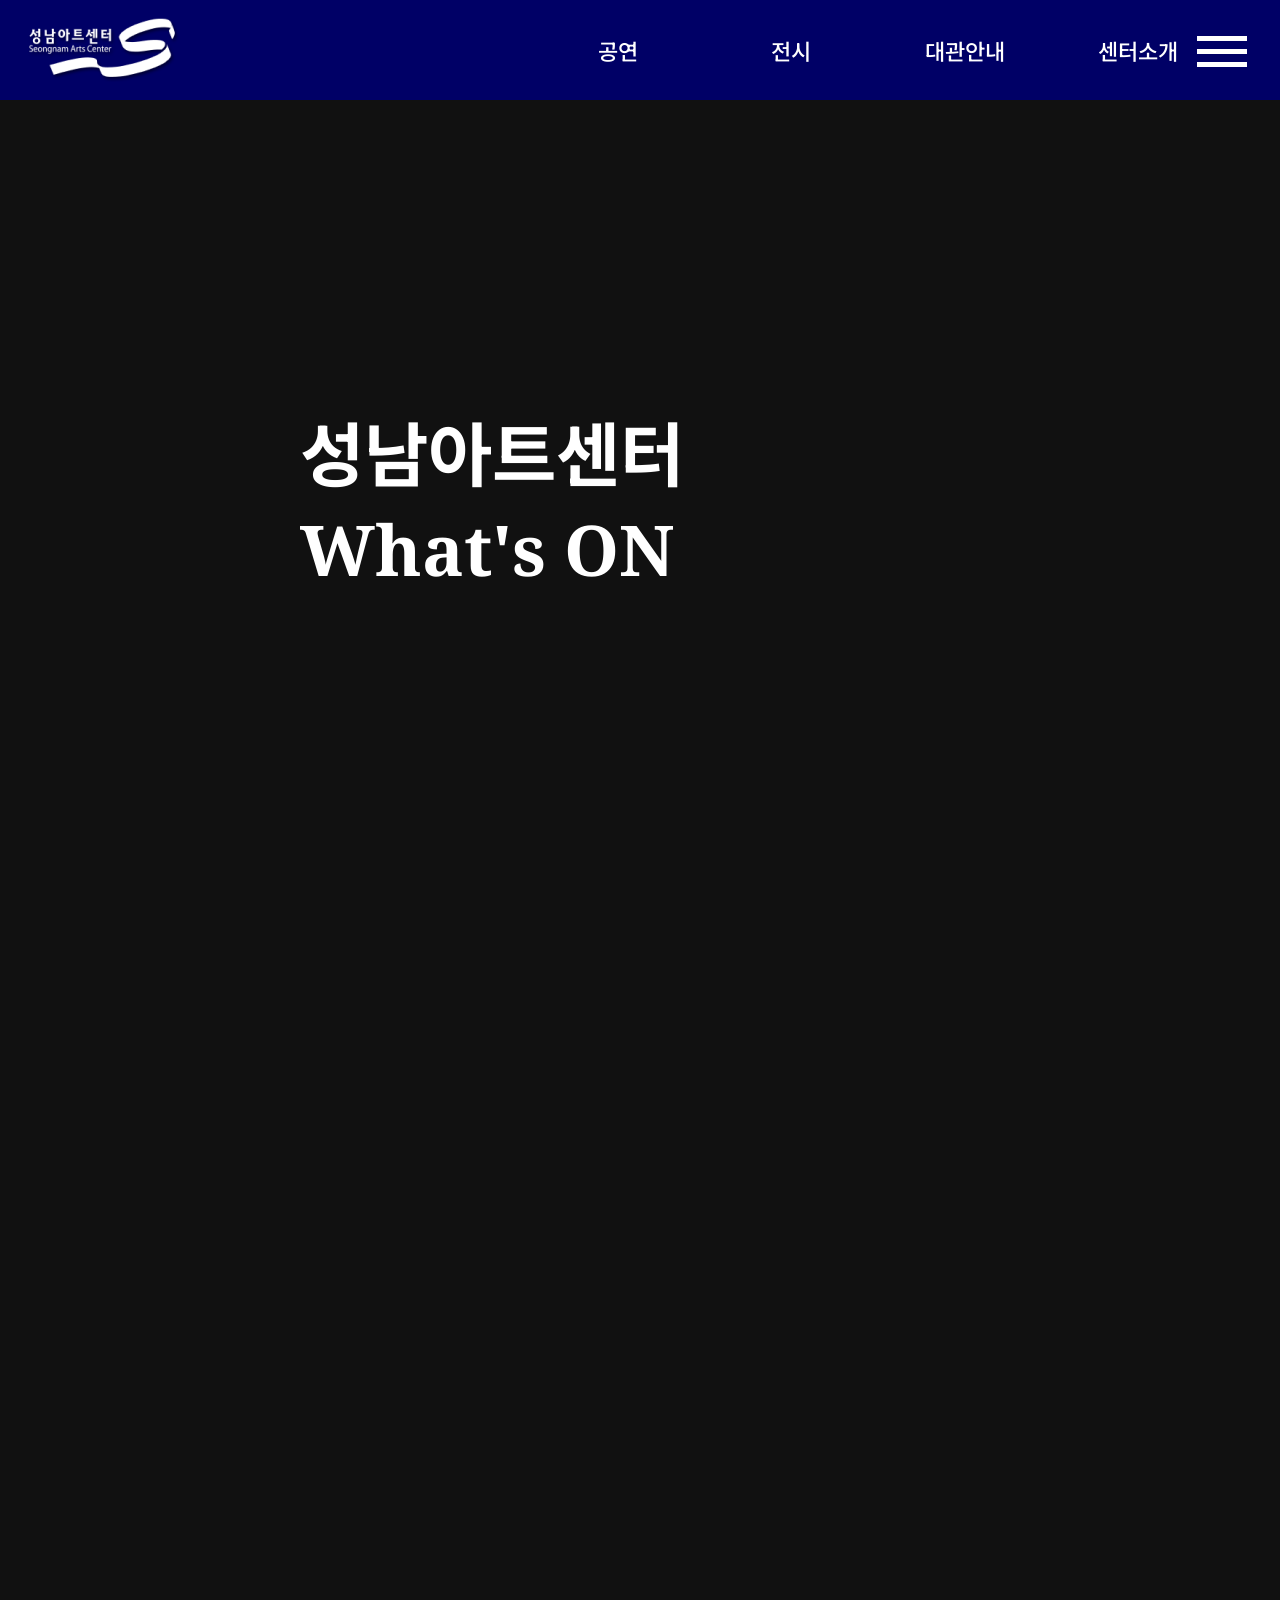
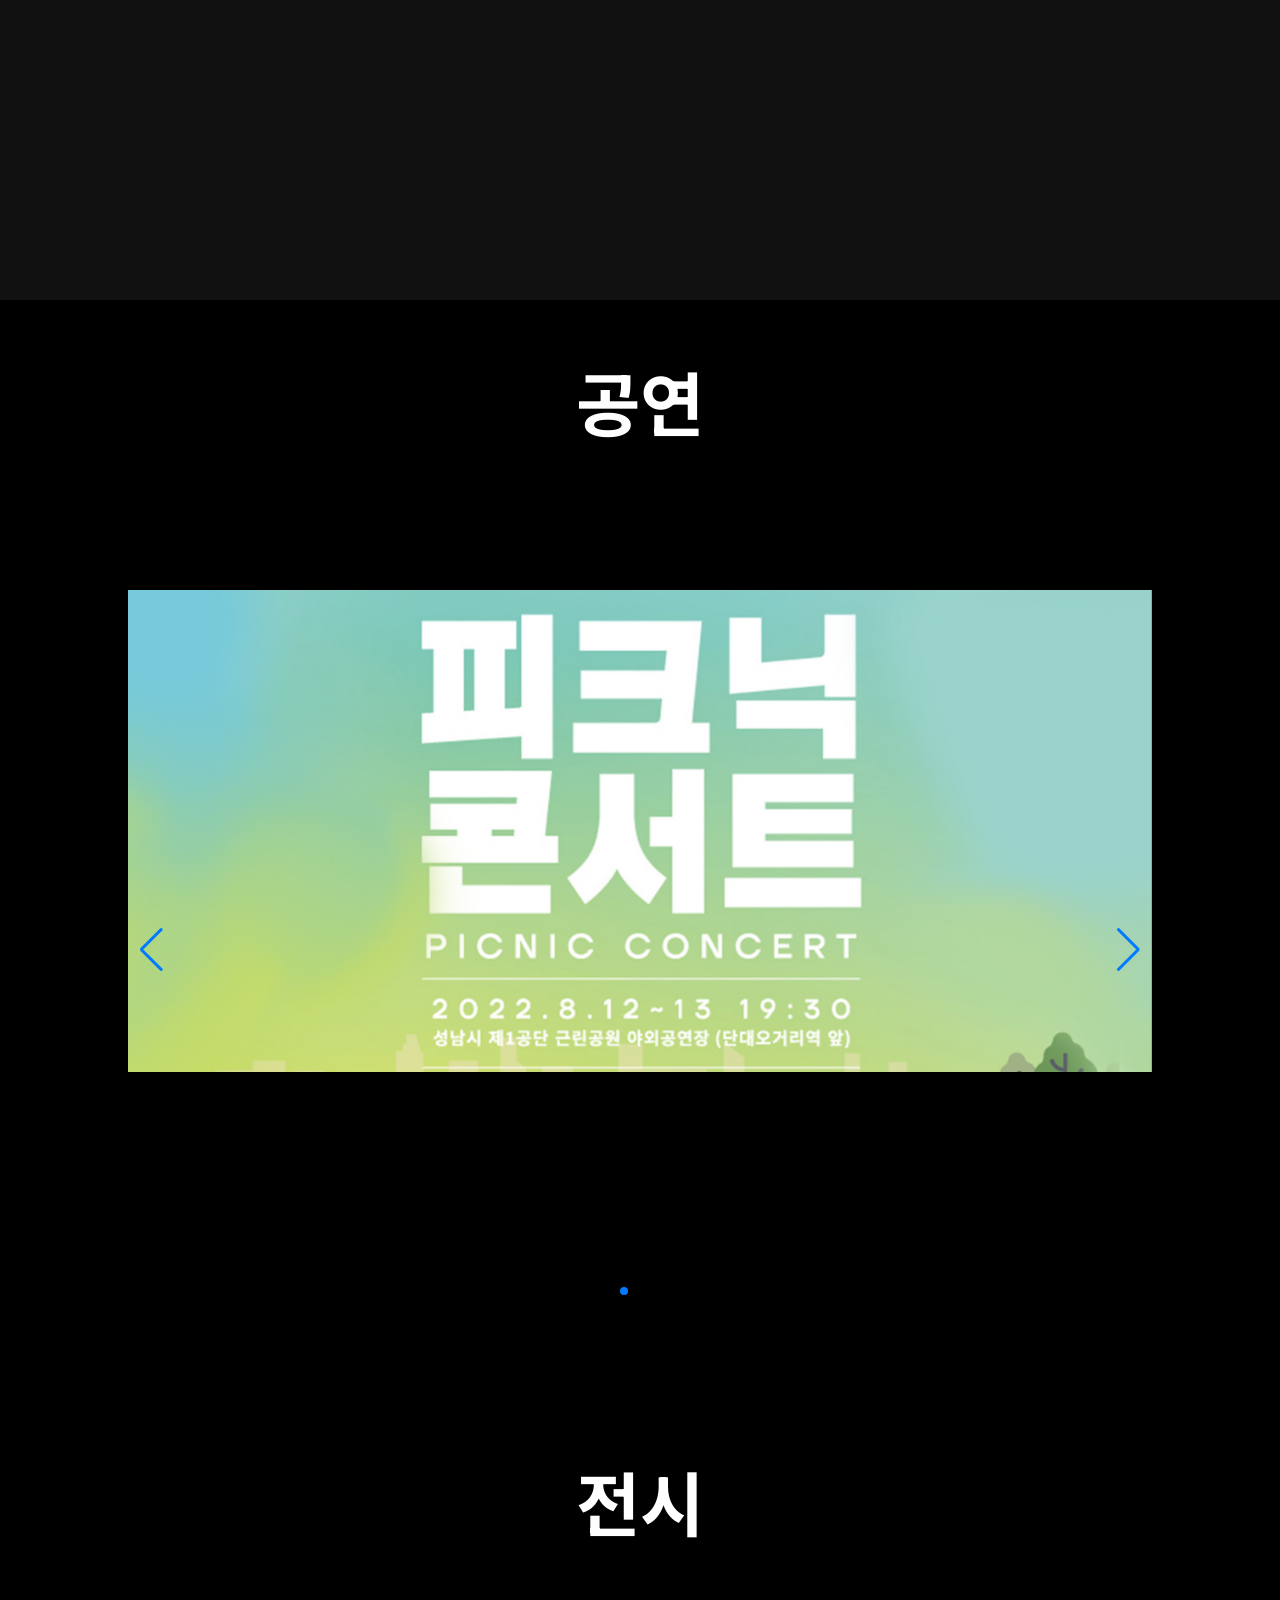
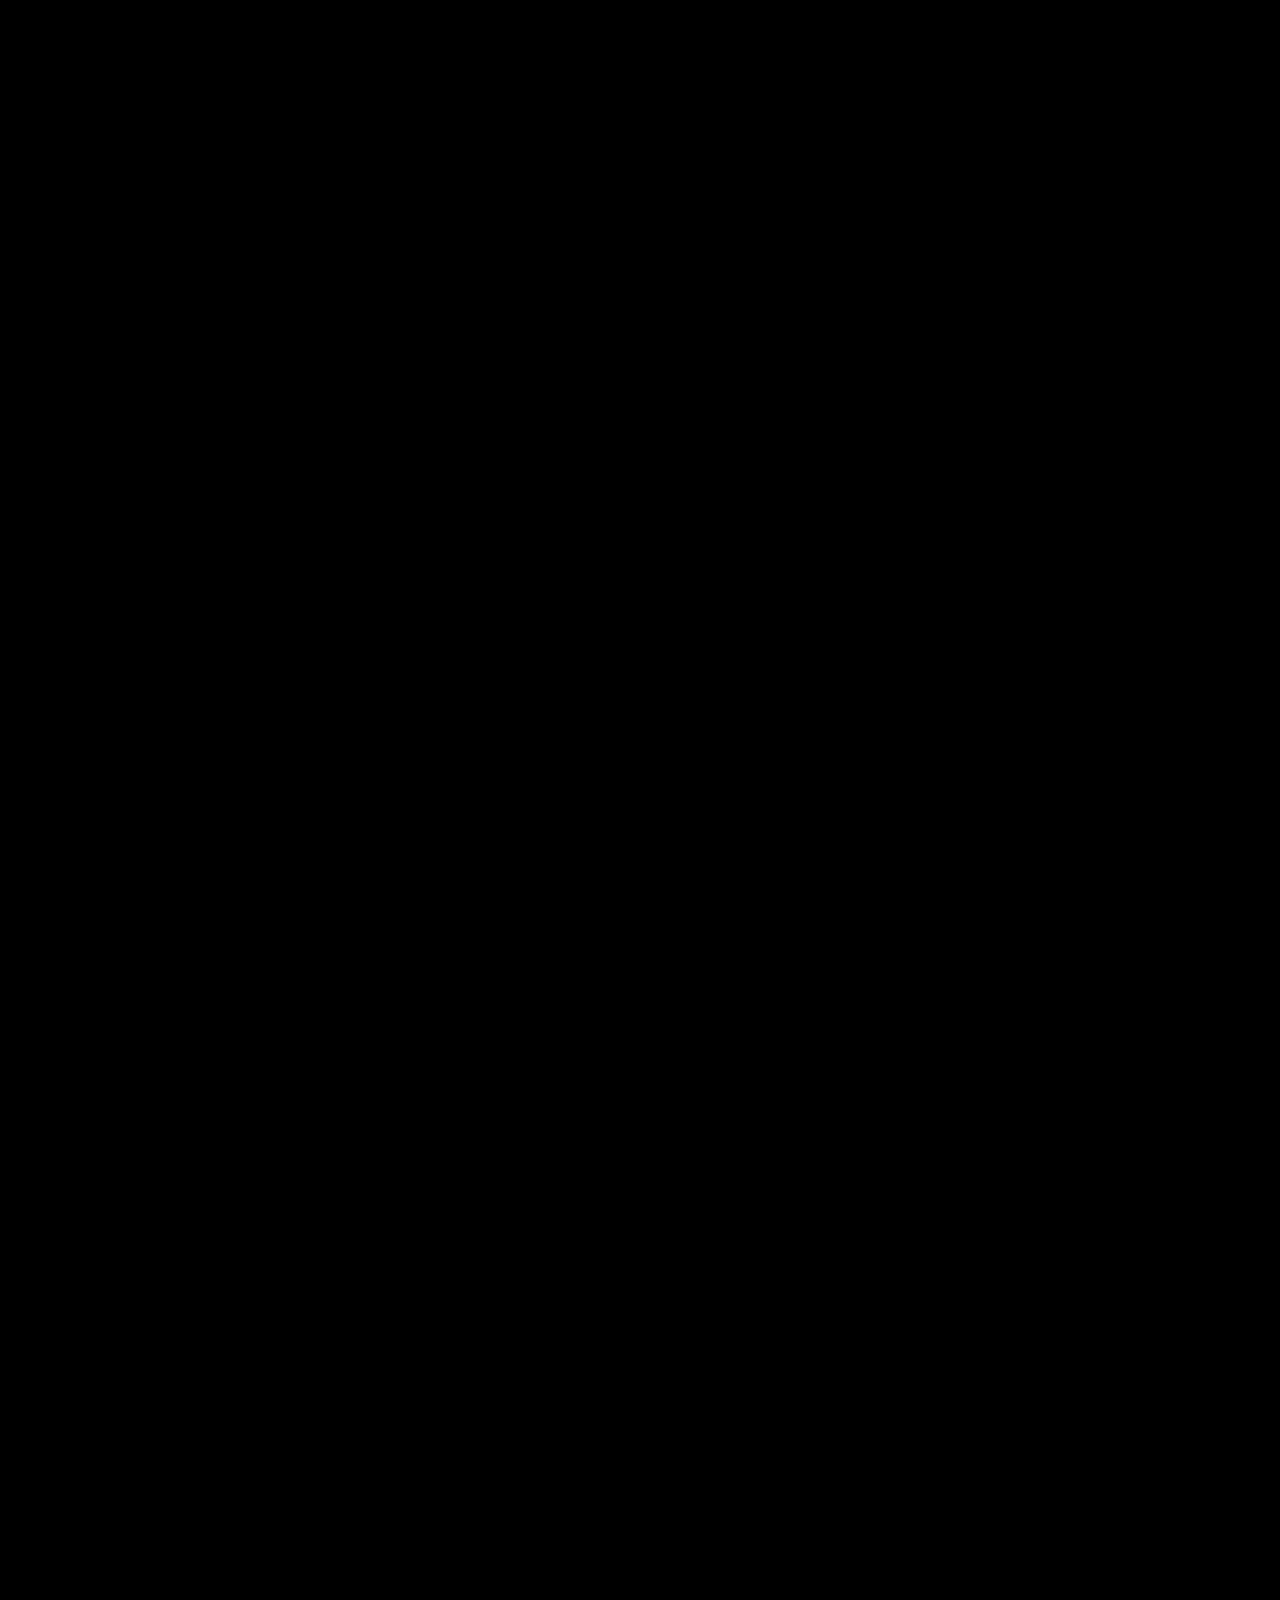
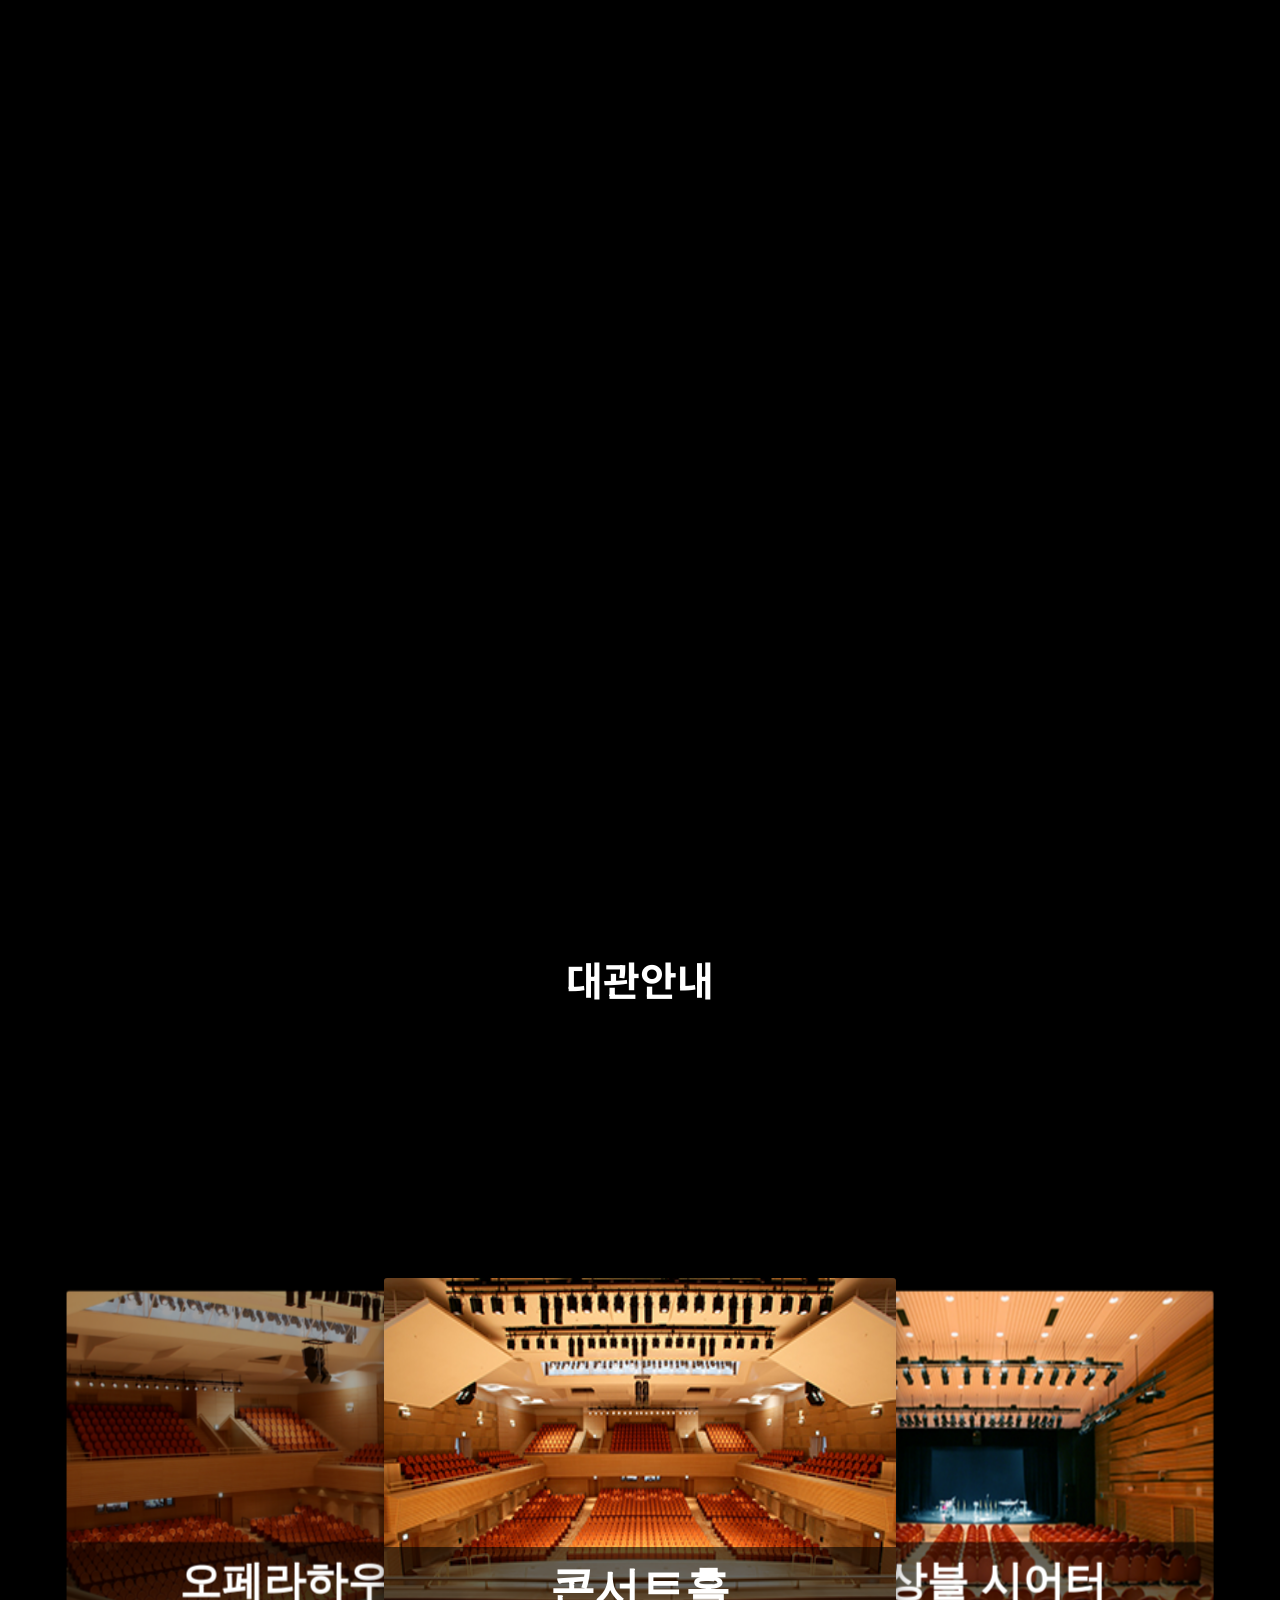
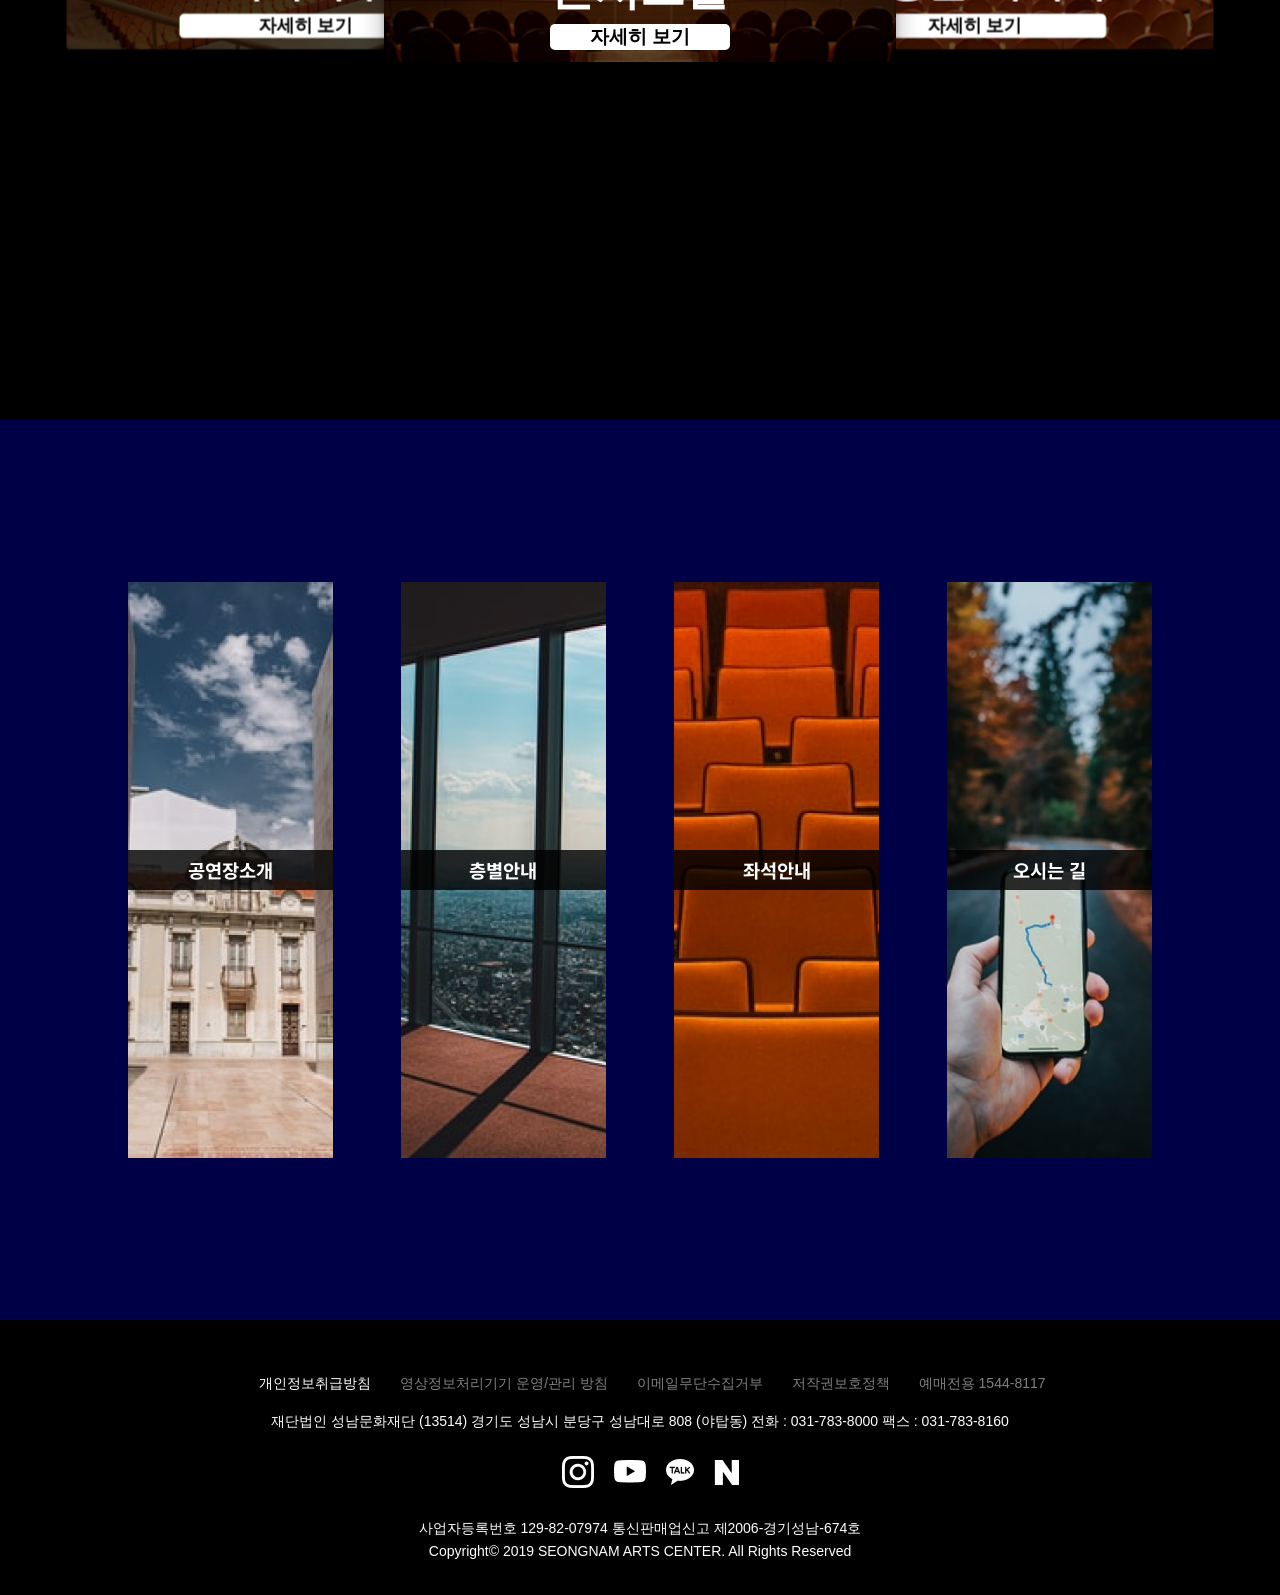
<file: index.html>
<!DOCTYPE html>
<html lang="ko">

<head>
    <meta charset="UTF-8">
    <meta http-equiv="X-UA-Compatible" content="IE=edge">
    <meta name="viewport" content="width=device-width, initial-scale=1.0">
    <!-- 사이트 소개글 -->
    <meta name="description" content="성남아트센터 리뉴얼 페이지입니다." />
    <!-- 검색 키워드 -->
    <meta name="keywords" content="이 페이지를, 검색할 수 있는, 키워드를, 적으시면, 됩니다, 성남, 성남아트센터" />
    <!-- 작성자 -->
    <meta name="author" content="choi wonbin" />
    <!-- SNS 공유 정보 -OG(open graph) -->
    <!-- 사이트명(title) -->
    <meta name="og:site_name" content="최원빈의 성남아트센터" />
    <!-- 웹사이트 대표 이미지(썸네일) -->
    <meta name="og:image" content="site_thumbnail.jpg" />


    <title>성남아트센터</title>
    <!-- 아이콘 등록 -->
    <link rel="shortcut icon" href="icon.png">
    <!-- font -->
    <link
        href="https://fonts.googleapis.com/css2?family=Noto+Sans+KR:wght@400;700&family=Noto+Serif:wght@400;700&display=swap"
        rel="stylesheet">
    <!-- swiper -->
    <link rel="stylesheet" href="https://cdn.jsdelivr.net/npm/swiper@8/swiper-bundle.min.css" />
    <!-- css -->
    <link rel="stylesheet" href="css/style.css">


    <script src="https://ajax.googleapis.com/ajax/libs/jquery/3.6.0/jquery.min.js"></script>
    <!-- swiper -->
    <script src="https://unpkg.com/swiper/swiper-bundle.min.js"></script>
    <!-- AOS -->
    <script src="https://unpkg.com/aos@2.3.1/dist/aos.js"></script>
    <link href="https://unpkg.com/aos@2.3.1/dist/aos.css" rel="stylesheet">


    <script src="js/app.js"></script>
    <!-- 모바일버전 js코드 -->
    <script media="screen and (max-width: 375px)" src="js/app_mobile.js"></script>
    <script src="js/main-header.js"></script>
</head>

<body>
    <header id="header">
        <div class="container">
            <div class="logo">
                <a href="index.html">
                    <img src="images/logo.png" alt="LOGO">
                </a>
            </div>
            <nav id="header-gnb">
                <ul class="gnb">
                    <li><a href="product-01a1-show.html">공연</a>
                        <ul class="sub">
                            <li><a href="product-01b-show.html">추천공연</a></li>
                            <li><a href="product-01c-show.html">월간공연</a></li>
                            <li><a href="product-01d-show.html">연간공연</a></li>
                        </ul>
                    </li>
                    <li><a href="product-02a1-exhibition.html">전시</a>
                        <ul class="sub">
                            <li><a href="product-02b-exhibition.html">추천전시</a></li>
                            <li><a href="product-02c-exhibition.html">월간전시</a></li>
                            <li><a href="product-02d-exhibition.html">연간전시</a></li>
                        </ul>
                    </li>
                    <li><a href="rental.html">대관안내</a>

                    </li>
                    <li><a href="company.html">센터소개</a>

                    </li>
                </ul>
            </nav>
            <div id="toggle-menu-btn">
                <div class="hamburger">
                    <span class="line"></span>
                    <span class="line"></span>
                    <span class="line"></span>
                </div>
            </div>


        </div>
    </header>

    <div id="toggle-menu">
        <div class="login-section">
            <form class="hidden profile" id="greeting">
                <img class="profile-img" src="images/profile.png" alt="프로필">
                <p id="name"></p>
                <button id="logout">로그아웃</button>
                <a href="./">
                    <div class="academy">아카데미 수강확인</div>
                </a>
                <a href="./">
                    <div class="cancel">예매확인 및 취소</div>
                </a>
                <a href="./">
                    <div class="check">출석부</div>
                </a>
            </form>
            <form class="hidden" id="login-form">
                <div class="login-box">
                    <input id="id" required type="text" placeholder="아이디">
                    <input id="pw" required type="text" placeholder="비밀번호">
                    <button id="login-btn">
                        <img src="images/login-btn.png" alt="login-btn">
                    </button>
                </div>
                <div class="login-info">

                    <label for="idsave"><input type="checkbox" id="idsave"> 아이디 저장하기</label>
                    <div class="signup">
                        <span><a href="./">회원가입</a></span>
                        <span>|</span>
                        <span><a href="./">ID / PW 찾기</a></span>
                    </div>
                </div>
                <div class="login-sns">
                    <button><img src="images/naver.png" alt="naver"></button>
                    <button><img src="images/kakaotalk.png" alt="kakaotalk"></button>
                    <button><img src="images/facebook.png" alt="facebook"></button>
                </div>
            </form>
        </div>

        <ul id="toggle-gnb">
            <li><a href="product-01a1-show.html">공연</a>
                <button class="gnb-plus"><img src="images/gnb-plus.png" alt="gnb-plus"></button>
                <ul class="sub">
                    <li><a href="product-01b-show.html">추천공연</a></li>
                    <li><a href="product-01c-show.html">월간공연</a></li>
                    <li><a href="product-01d-show.html">연간공연</a></li>
                </ul>
            </li>
            <li><a href="product-02a1-exhibition.html">전시</a>
                <button class="gnb-plus"><img src="images/gnb-plus.png" alt="gnb-plus"></button>
                <ul class="sub">
                    <li><a href="product-02b-exhibition.html">추천전시</a></li>
                    <li><a href="product-02c-exhibition.html">월간전시</a></li>
                    <li><a href="product-02d-exhibition.html">연간전시</a></li>
                </ul>
            </li>
            <li><a href="rental.html">대관안내</a>

            </li>
            <li><a href="company.html">센터소개</a>

            </li>
            <li><a href="./">고객센터</a>
                <button class="gnb-plus"><img src="images/gnb-plus.png" alt="gnb-plus"></button>
                <ul class="sub">
                    <li><a href="./">예매안내</a></li>
                    <li><a href="./">공지사항</a></li>
                    <li><a href="./">자주 묻는 질문</a></li>
                    <li><a href="./">고객의 소리</a></li>
                </ul>
            </li>
        </ul>

        <div class="welcome">
            <h1>성남아트센터</h1>
            <h2>What's ON</h2>
        </div>

    </div>

    <section id="background-youtube">
        <!-- ?rel=0&autoplay=1&mute=1&loop=1&playlist=영상키값&controls=0 을 꼭 붙여주기 -->
        <iframe width="100%" height="100%"
            src="https://www.youtube.com/embed/FIo-uXEAtGE?rel=0&autoplay=1&mute=1&loop=1&playlist=FIo-uXEAtGE&controls=0"
            title="YouTube video player" frameborder="0"
            allow="accelerometer; autoplay; clipboard-write; encrypted-media; gyroscope; picture-in-picture"
            allowfullscreen></iframe>
    </section>

    <div id="tool-zone">
        <div class="container">
            <ul class="tool-wrap">
                <li><a href="https://open.kakao.com/o/gNY5kCue"><img src="images/kakaotalk.png" alt="카카오톡 상담하기"></a>
                </li>
                <li class="search"><img src="images/search.png" alt="검색"></li>
                <div class="search-bar"><input type="text" placeholder="검색"></div>
                <li class="top"><img src="images/top.png" alt="상단으로이동"></li>
            </ul>
        </div>
    </div>



    <section id="main-home">

        <div class="left-curtain">
            <div class="title-ment">
                <h1>성남아트센터</h1>
                <h2>What's ON</h2>
            </div>
        </div>
        <div class="right-curtain">

        </div>

    </section>

    <section id="show">
        <div class="main-title">
            <h1>공연</h1>
        </div>
        <div class="blur-filter"></div>
        <!-- Slider main container -->
        <div class="swiper">
            <!-- Additional required wrapper -->
            <div class="swiper-wrapper">
                <!-- Slides -->
                <div class="swiper-slide">
                    <img src="images/show-banner01.jpeg" alt="show-banner1">
                </div>
                <div class="swiper-slide">
                    <img src="images/show-banner02.jpeg" alt="show-banner2">
                </div>
                <div class="swiper-slide">
                    <img src="images/show-banner03.jpeg" alt="show-banner3">
                </div>

            </div>
            <!-- If we need pagination -->
            <div class="swiper-pagination"></div>

            <!-- If we need navigation buttons -->
            <div class="swiper-button-prev"></div>
            <div class="swiper-button-next"></div>
        </div>

    </section>

    <section id="exhibition">
        <div class="main-title">
            <h1>전시</h1>
        </div>
        <div class="blur-filter"></div>

        <section class="ex-gallery">

            <div class="imgbox img-1 img-odd" data-aos="fade-right">
                <img src="images/eh01.jpg" alt="">
                <div class="ex-info">
                    <h2 class="eTl">사랑의 묘약</h2>
                    <p class="eP1">"마법이 아닌 현실에서 피어난 사랑의 꽃"</p>
                    <p class="eP2">2022년 08월 05일 ~ 2022년 08월 06일</p>
                    <p class="eP3">8.5(금) 오후 7시 30분 / 8.6(토) 오후 3시</p>

                    <div class="exBtn">
                        <a class="exA1" href="./detail/pdetail-1.html">상세보기</a>
                        <a class="exA2" href="#">예매하기</a>
                    </div>
                </div>
            </div>

            <div class="imgbox img-2 img-even" data-aos="fade-left">
                <img src="images/eh02.jpg" alt="">
                <div class="ex-info ex-info2">
                    <h2 class="eTl">이매방 춤의 기억</h2>
                    <p class="eP1">"국가무형문화재 전승자 춤전"</p>
                    <p class="eP2">2022년 08월 19일 금요일</p>
                    <p class="eP3">8.19(금) 오후 7시 30분</p>

                    <div class="exBtn">
                        <a class="exA1" href="./detail/pdetail-10.html">상세보기</a>
                        <a class="exA2" href="#">예매하기</a>
                    </div>
                </div>
            </div>

            <div class="imgbox img-3 img-odd" data-aos="fade-right">
                <img src="images/eh03.jpg" alt="">
                <div class="ex-info">
                    <h2 class="eTl">디지로그展 : 해방</h2>
                    <p class="eP1">"큐브미술관 기획전시실"</p>
                    <p class="eP2">2022년 07월 15일 ~ 2022년 10월 02일</p>
                    <p class="eP3">10:00~18:00 (매표 및 입장마감 17:00)</p>

                    <div class="exBtn">
                        <a class="exA1" href="./detail/pdetail-13.html">상세보기</a>
                        <a class="exA2" href="#">예매하기</a>
                    </div>
                </div>
            </div>

            <div class="imgbox img-4 img-even" data-aos="fade-left">
                <img src="images/eh04.jpg" alt="">
                <div class="ex-info ex-info4">
                    <h2 class="eTl">잇고 또 잇고</h2>
                    <p class="eP1">"큐브미술관 반달갤러리"</p>
                    <p class="eP2">2022년 08월 05일 ~ 2022년 09월 25일</p>
                    <p class="eP3">화-일요일 10:00-18:00, 매주 월요일 휴관</p>

                    <div class="exBtn">
                        <a class="exA1" href="./detail/pdetail-15.html">상세보기</a>
                        <a class="exA2" href="#">예매하기</a>
                    </div>
                </div>
            </div>

        </section>
    </section>

    <section id="rental">
        <div class="main-title">
            <h1>대관안내</h1>
        </div>
        <div class="blur-filter"></div>
        <section id="slider">
            <input type="radio" name="slider" id="s1" checked>
            <input type="radio" name="slider" id="s2">
            <input type="radio" name="slider" id="s3">

            <label for="s1" id="slide1">
                <img src="images/consert01.jpeg" alt="콘서트홀">
                <div class="click-modal">
                    <p>콘서트홀<span class="rental-detail-concert">자세히 보기</span></p>
                </div>
            </label>
            <label for="s2" id="slide2">
                <img src="images/ensemble01.jpeg" alt="앙상블시어터">
                <div class="click-modal">
                    <p>앙상블 시어터<span class="rental-detail-ensemble">자세히 보기</span></p>
                </div>
            </label>
            <label for="s3" id="slide3">
                <img src="images/opera01.png" alt="오페라하우스">
                <div class="click-modal">
                    <p>오페라하우스<span class="rental-detail-opera">자세히 보기</span></p>
                </div>
            </label>
            <div class="rental-modal-opera">
                <h1>오페라 하우스</h1>
                <button id="close-btn">
                    <img src="images/close-btn.png" alt="닫기">
                </button>
                <article>
                    <div class="rental-img">

                    </div>
                    <div class="rental-info-opera">
                        <p class="title">세계적 수준과 시설의 복합 문화예술 공간</p>
                        <p class="sub-title">남아트센터 오페라하우스는 전통과 현대를 넘어
                            첨단 전위예술까지 아우르는 다목적홀로 설계되었다.</p>
                        <p class="rental-info-text">대형 오페라, 발레, 뮤지컬과 더불어 콘서트까지 수용하는 1,808석의 웅장한 공간 속에서 항시 역동적이고 감동적인 몸짓과
                            소리로 채워지는 현대적인 극장으로의 면모를
                            갖추고 건축 공간의 효율적인 활용과 최대의 안전성을 고려하였다.

                            무대예술을 다양하게 표현하기 위해서 음향을 섬세하게 전달하는 어쿠스틱 배너 커튼(Acoustic Banner Curtain) 8조가 설치되어 있고 기본홀의 잔향
                            1.6초를 기준으로 음향보정장치를 이용하면 잔향 시간을 최대 3초까지 조정할 수 있기 때문에 모든 객석에서 최적의 음향효과를 감상할 수 있다.

                            백 스테이지 공간에는 10개의 VIP, 개인, 그룹 분장실 및 출연자 대기실과 지휘자실, 악장실이 있으며, 지상 3층에는 오페라, 국악, 연극, 무용, 연습실 등이
                            있어 장르별 연습이 가능하다.</p>
                        <p class="mobile-rental-info-text">대형 오페라, 발레, 뮤지컬과 더불어 콘서트까지 수용하는 1,808석의 웅장한 공간 속에서 항시 역동적이고
                            감동적인 몸짓과 소리로 채워지는 현대적인 극장으로의 면모를
                            갖추고 건축 공간의 효율적인 활용과 최대의 안전성을 고려하였다.</p>
                    </div>
                </article>
                <button id="rental-btn-opera"><a href="rental.html">대관 바로가기</a></button>
            </div>

            <div class="rental-modal-concert">
                <h1>콘서트홀</h1>
                <button id="close-btn">
                    <img src="images/close-btn.png" alt="닫기">
                </button>
                <article>
                    <div class="rental-img">

                    </div>
                    <div class="rental-info-concert">
                        <p class="title">멋을 살린 피아노 모양의 건축물</p>
                        <p class="sub-title">위에서 내려다보면 피아노 모양을 지닌 콘서트홀은 음악공연을 수용할 수 있는 어쿠스틱 홀로서 1,102석의 홀은 객석이 2개 층으로
                            구성되어 있으며 무대뒤편에는 합창석이 마련되어 있다.</p>
                        <p class="rental-info-text">무대막이 없는 아레나형으로 되어 있어 객석 어디서나 잘 보이고 공연 관람의 쾌적함과 안락함을 제공한다. 콘서트 전용홀의
                            특성을 살린 건축 음향은 객석 홀 잔향 1.8초로 설계 되었으며, 객석조명은 간접반사를 이용하여 은은한 빛과 편안함을 제공하여 콘서트 전용홀 분위기를 한층 더
                            고조시키고 있다.

                            SPG(Special Project Glazing) 시스템으로 제작된 외벽 유리는 콘서트 홀 건축물의 자연과의 아름다운 조화를 만끽하며 뛰어난 채광효과를 관객에게
                            아늑하고 아름다운 로비공간을 제공한다.

                            백스테이지 공간에는 6개의 분장실과 악기보관실 그리고 관현악단 연습실을 비롯하여 13개의 연습실과 성남시립합창단, 성남시립교향악단, 성남시립국악단,
                            성남시립소년소녀합창단이 위치하여 있다.</p>
                        <p class="mobile-rental-info-text">무대막이 없는 아레나형으로 되어 있어 객석 어디서나 잘 보이고 공연 관람의 쾌적함과 안락함을 제공한다. 콘서트
                            전용홀의 특성을 살린 건축 음향은 객석 홀 잔향 1.8초로 설계 되었다.</p>
                    </div>
                </article>
                <button id="rental-btn-concert"><a href="rental.html">대관 바로가기</a></button>
            </div>

            <div class="rental-modal-ensemble">
                <h1>앙상블시어터</h1>
                <button id="close-btn">
                    <img src="images/close-btn.png" alt="닫기">
                </button>
                <article>
                    <div class="rental-img">

                    </div>
                    <div class="rental-info-ensemble">
                        <p class="title">소규모 공연이 가능한 다목적 홀</p>
                        <p class="sub-title">성남아트센터의 3개 공연장 가운데 가장 아담한 378석의 복합공연장으로, 연극과 리사이틀, 실험적 퍼포먼스 등 다채로운 공연예술을
                            담아낼 수 있는 공간이다.</p>
                        <p class="rental-info-text">전면 무대와 객석으로 돌출하는 T자형 무대장치, 주무대의 회전 장치를 비롯해 다양한 상상력을 풀어낼 수 있는 시스템은
                            무대와 청중이 함께 호흡하는 관객친화적 연출이 가능하다.</p>
                        <p class="mobile-rental-info-text">전면 무대와 객석으로 돌출하는 T자형 무대장치, 주무대의 회전 장치를 비롯해 다양한 상상력을 풀어낼 수 있는
                            시스템은 무대와 청중이 함께 호흡하는 관객친화적 연출이 가능하다.</p>
                    </div>
                </article>
                <button id="rental-btn-ensemble"><a href="rental.html">대관 바로가기</a></button>
            </div>
        </section>
        <div class="blur-filter"></div>
        <section class="ex-gallery">

        </section>
    </section>

    <section id="info">

        <div class="blur-filter"></div>
        <section class="info-gallery">
            <div class="info-wrap">
                <a href="./">
                    <img src="images/info_show.png" alt="공연장 소개">
                    <!-- <div class="opacity-filter"></div> -->
                    <h3>공연장소개</h3>
                </a>
            </div>
            <div class="info-wrap">
                <a href="./">
                    <img src="images/info_floor.png" alt="층별안내">
                    <!-- <div class="opacity-filter"></div> -->
                    <h3>층별안내</h3>
                </a>
            </div>
            <div class="info-wrap">
                <a href="./">
                    <img src="images/info_seat.png" alt="좌석안내">
                    <!-- <div class="opacity-filter"></div> -->
                    <h3>좌석안내</h3>
                </a>
            </div>
            <div class="info-wrap">
                <a href="company.html">
                    <img src="images/info_map.png" alt="오시는 길">
                    <!-- <div class="opacity-filter"></div> -->
                    <h3>오시는 길</h3>
                </a>
            </div>
        </section>
    </section>





    <footer>
        <div class="logo">
            <a href="./"><img src="images/footer_logo.png" alt="성남아트센터"></a>
        </div>
        <div class="secret">
            <a href="./"><span>개인정보취급방침</span></a>
            <a href="./"><span class="ccc">영상정보처리기기 운영&#47;관리 방침
                </span></a>
            <a href="./"><span class="ccc">이메일무단수집거부</span></a>
            <a href="./"><span class="ccc">저작권보호정책</span></a>
            <span class="ccc">예매전용 1544-8117</span>
        </div>
        <div class="address">
            <p>재단법인 성남문화재단 (13514) 경기도 성남시 분당구 성남대로 808 (야탑동) 전화 : 031-783-8000 팩스 : 031-783-8160</p>
        </div>
        <div id="line"></div>
        <div class="sns">
            <div class="sns-pro">
                <a href="https://www.instagram.com/seongnam_artscenter/" target="_blank"
                    rel="noopener noreferrer nofollow"><img src="images/instagram.png" alt="instagram" id="insta"></a>
                <a href="https://www.youtube.com/user/snartscenter" target="_blank"
                    rel="noopener noreferrer nofollow"><img src="images/youtube.png" alt="youtube" id="youtube"></a>
                <a id="kakao" href="https://pf.kakao.com/_rdAfxl" target="_blank"
                    rel="noopener noreferrer nofollow"><img src="images/kakao.png" alt="kakaotalk" id="kakaotalk"></a>
                <a href="https://blog.naver.com/snartc" target="_blank" rel="noopener noreferrer nofollow"><img
                        src="images/navrer.png" alt="naver" id="naver"></a>
            </div>
        </div>
        <div class="copyright">
            <p>사업자등록번호 129-82-07974 통신판매업신고 제2006-경기성남-674호</p>
            <p>Copyright© 2019 SEONGNAM ARTS CENTER. All Rights Reserved</p>
        </div>
    </footer>

    <!-- 로그인, 로그아웃 -->
    <!-- <script src="js/greeting.js"></script> -->
</body>

</html>
</file>
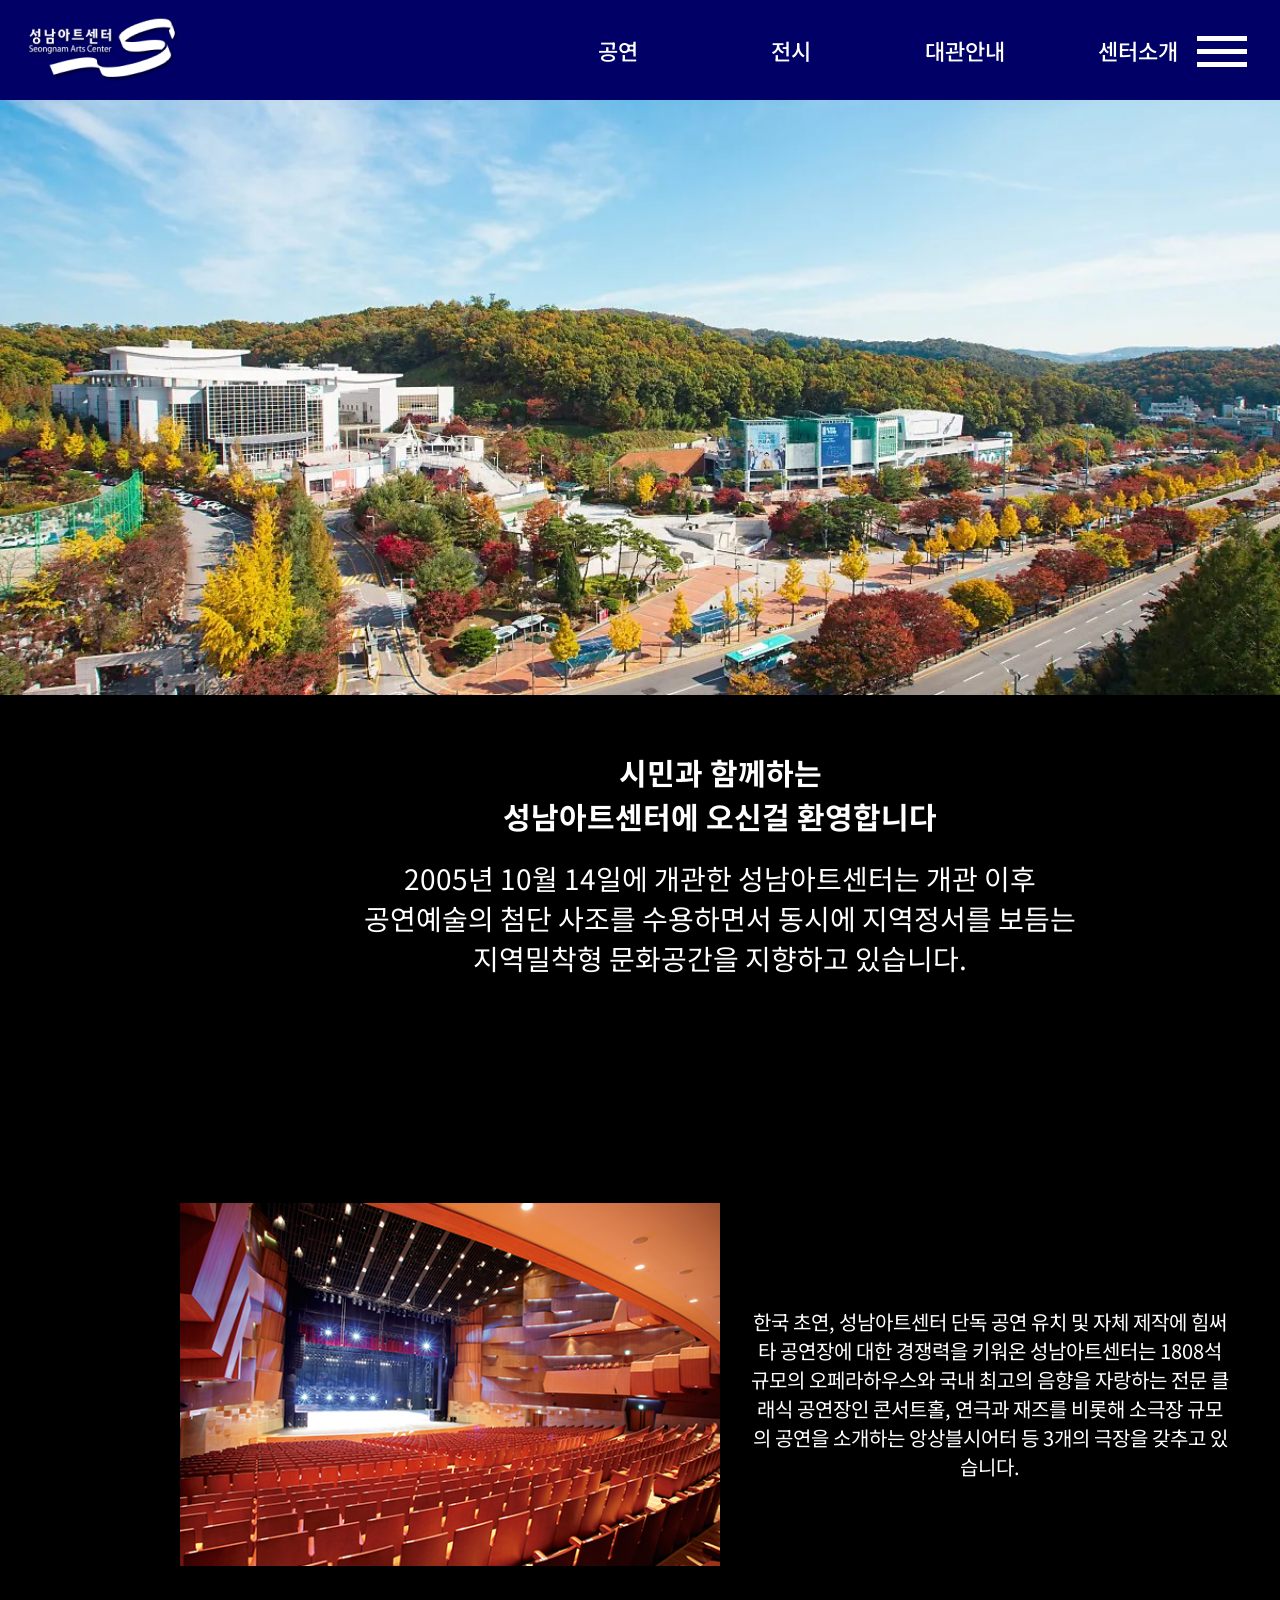
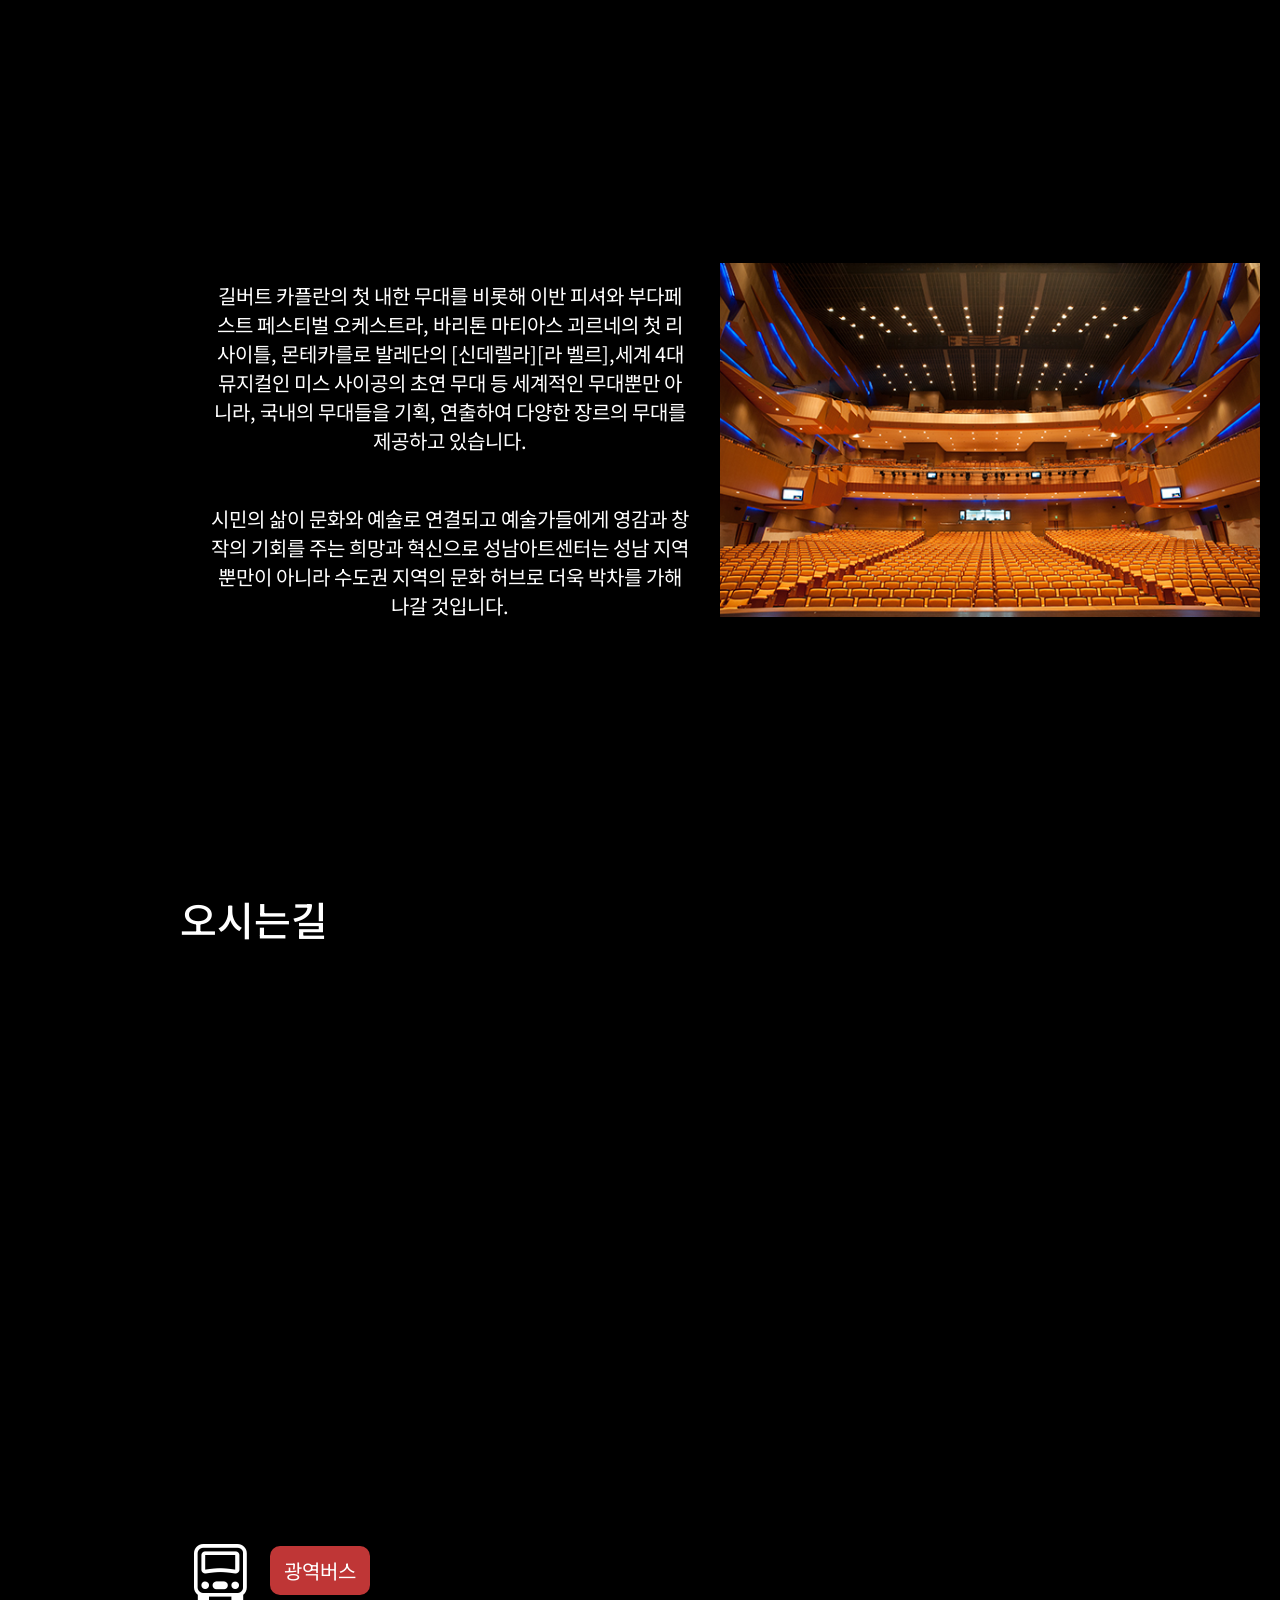
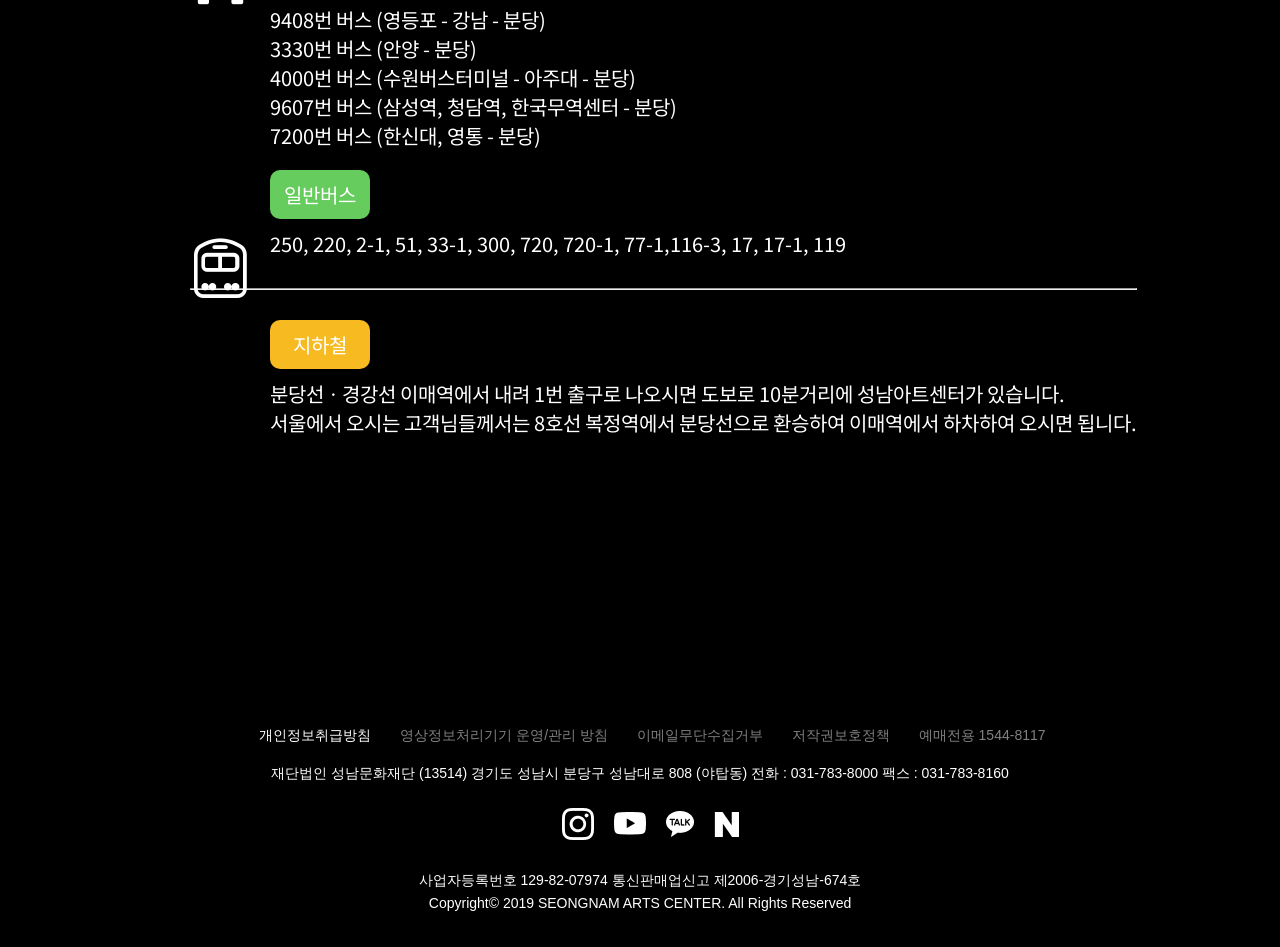
<file: company.html>
<!DOCTYPE html>
<html lang="en">
<head>
    <meta charset="UTF-8">
    <meta http-equiv="X-UA-Compatible" content="IE=edge">
    <meta name="viewport" content="width=device-width, initial-scale=1.0">
    <title>성남아트센터 센터소개</title>
    <link rel="stylesheet" href="css/style.css">
    <link rel="stylesheet" href="css/company.css">
    <!-- font -->
    <link href="https://fonts.googleapis.com/css2?family=Noto+Sans+KR:wght@400;700&family=Noto+Serif:wght@400;700&display=swap" rel="stylesheet">
    
    <script src="https://ajax.googleapis.com/ajax/libs/jquery/3.6.0/jquery.min.js"></script>
    <script src="js/app.js"></script>
</head>
<body>
  <!-- 헤더 파트 -->
  <header id="header">
    <div class="container">
        <div class="logo">
            <a href="index.html">
                <img src="images/logo.png" alt="LOGO">
            </a>
        </div>
        <nav id="header-gnb">
            <ul class="gnb">
                <li><a href="product-01a1-show.html">공연</a>
                    <ul class="sub">
                        <li><a href="product-01b-show.html">추천공연</a></li>
                        <li><a href="product-01c-show.html">월간공연</a></li>
                        <li><a href="product-01d-show.html">연간공연</a></li>
                    </ul>
                </li>
                <li><a href="product-02a1-exhibition.html">전시</a>
                    <ul class="sub">
                        <li><a href="product-02b-exhibition.html">추천전시</a></li>
                        <li><a href="product-02c-exhibition.html">월간전시</a></li>
                        <li><a href="product-02d-exhibition.html">연간전시</a></li>
                    </ul>
                </li>
                <li><a href="rental.html">대관안내</a>

                </li>
                <li><a href="company.html">센터소개</a>

                </li>
            </ul>
        </nav>
        <div id="toggle-menu-btn">
            <div class="hamburger">
                <span class="line"></span>
                <span class="line"></span>
                <span class="line"></span>
            </div>
        </div>


    </div>
</header>

<div id="toggle-menu">
    <div class="login-section">
        <form class="hidden profile" id="greeting">
            <img class="profile-img" src="images/profile.png" alt="프로필">
            <p id="name"></p>
            <button id="logout">로그아웃</button>
            <a href="./">
                <div class="academy">아카데미 수강확인</div>
            </a>
            <a href="./">
                <div class="cancel">예매확인 및 취소</div>
            </a>
            <a href="./">
                <div class="check">출석부</div>
            </a>
        </form>
        <form class="hidden" id="login-form">
            <div class="login-box">
                <input id="id" required type="text" placeholder="아이디">
                <input id="pw" required type="text" placeholder="비밀번호">
                <button id="login-btn">
                    <img src="images/login-btn.png" alt="login-btn">
                </button>
            </div>
            <div class="login-info">

                <label for="idsave"><input type="checkbox" id="idsave"> 아이디 저장하기</label>
                <div class="signup">
                    <span><a href="./">회원가입</a></span>
                    <span>|</span>
                    <span><a href="./">ID / PW 찾기</a></span>
                </div>
            </div>
            <div class="login-sns">
                <button><img src="images/naver.png" alt="naver"></button>
                <button><img src="images/kakaotalk.png" alt="kakaotalk"></button>
                <button><img src="images/facebook.png" alt="facebook"></button>
            </div>
        </form>
    </div>

    <ul id="toggle-gnb">
        <li><a href="product-01a1-show.html">공연</a>
            <button class="gnb-plus"><img src="images/gnb-plus.png" alt="gnb-plus"></button>
            <ul class="sub">
                <li><a href="product-01b-show.html">추천공연</a></li>
                <li><a href="product-01c-show.html">월간공연</a></li>
                <li><a href="product-01d-show.html">연간공연</a></li>
            </ul>
        </li>
        <li><a href="product-02a1-exhibition.html">전시</a>
            <button class="gnb-plus"><img src="images/gnb-plus.png" alt="gnb-plus"></button>
            <ul class="sub">
                <li><a href="product-02b-exhibition.html">추천전시</a></li>
                <li><a href="product-02c-exhibition.html">월간전시</a></li>
                <li><a href="product-02d-exhibition.html">연간전시</a></li>
            </ul>
        </li>
        <li><a href="rental.html">대관안내</a>

        </li>
        <li><a href="company.html">센터소개</a>

        </li>
        <li><a href="./">고객센터</a>
            <button class="gnb-plus"><img src="images/gnb-plus.png" alt="gnb-plus"></button>
            <ul class="sub">
                <li><a href="./">예매안내</a></li>
                <li><a href="./">공지사항</a></li>
                <li><a href="./">자주 묻는 질문</a></li>
                <li><a href="./">고객의 소리</a></li>
            </ul>
        </li>
    </ul>

    <div class="welcome">
        <h1>성남아트센터</h1>
        <h2>What's ON</h2>
    </div>

</div>
 

    
    <div id="content">
        <div class="content_in">
                <img src="images/소개페이지-main.webp" alt="성남아트센터전경">

            <div class="top-text container">
                <h4>
                    시민과 함께하는<br>
                    성남아트센터에 오신걸 환영합니다
                </h4>
                <p>
                    2005년 10월 14일에 개관한 성남아트센터는 개관 이후 <br>공연예술의 첨단 사조를 수용하면서 동시에 지역정서를 보듬는 <br>지역밀착형 문화공간을 지향하고 있습니다.
                </p>
            </div>
        </div> <!--content_in-->
        <section id="company-section1">
            <div class="container">
                <div class="com-col">
                    <img src="images/오페라하우스01.jpg" alt="아트센터오페라홀내부">
                </div>
        
                <div class="com-col">
                  <div class="com-info">
                    <p>한국 초연, 성남아트센터 단독 공연 유치 및 자체 제작에 힘써 타 공연장에 대한 경쟁력을 키워온 성남아트센터는 1808석 규모의 오페라하우스와 국내 최고의 음향을 자랑하는 전문 클래식 공연장인 콘서트홀, 연극과 재즈를 비롯해 소극장 규모의 공연을 소개하는 앙상블시어터 등 3개의 극장을 갖추고 있습니다.</p>
                  </div>
                </div>
            </div><!--container-->
        </section><!--company-section1--> 
        <section id="company-section1">
            <div class="container">

                <div class="com-col">
                  <div class="com-info">
                    <p> 길버트 카플란의 첫 내한 무대를 비롯해 이반 피셔와 부다페스트 페스티벌 오케스트라, 바리톤 마티아스 괴르네의 첫 리사이틀, 몬테카를로 발레단의 [신데렐라][라 벨르],세계 4대 뮤지컬인 미스 사이공의 초연 무대 등 세계적인 무대뿐만 아니라, 국내의 무대들을 기획, 연출하여 다양한 장르의 무대를 제공하고 있습니다.</p>
                    <p><br> 시민의 삶이 문화와 예술로 연결되고 예술가들에게 영감과 창작의 기회를 주는 희망과 혁신으로
                      성남아트센터는 성남 지역뿐만이 아니라 수도권 지역의 문화 허브로 더욱 박차를 가해나갈 것입니다.</p>
                  </div>
                </div>
                <div class="com-col col-img">
                  <img src="images/오페라하우스02.jpg" alt="아트센터오페라홀내부">
              </div>
            </div><!--container-->
        </section><!--company-section1--> 
        <section id="company-section2">
            <div class="container">
                <div class="com-col">
                    <h4>오시는길</h4>
                    <iframe class="map"
                        src="https://www.google.com/maps/embed?pb=!1m14!1m8!1m3!1d12677.772877725169!2d127.1314306!3d37.4029976!3m2!1i1024!2i768!4f13.1!3m3!1m2!1s0x0%3A0x9be52d6c363356f!2z7ISx64Ko7JWE7Yq47IS87YSw!5e0!3m2!1sko!2skr!4v1660004515672!5m2!1sko!2skr"
                        style="border:0;" 
                        allowfullscreen="" 
                        loading="lazy" 
                        referrerpolicy="no-referrer-when-downgrade">
                    </iframe>
                </div>
    
              </div> <!--container-->
                <div class="container">
                  <div class="com-col bus-subway">
                    <div class="bus-subway_in">
                        <i class="bi bi-truck-front"></i>
                        <h6 class="bus-btn">광역버스</h6>
                        <p class="bus-line">
                            9408번 버스 (영등포 - 강남 - 분당)<br>
                            3330번 버스 (안양 - 분당)<br>
                            4000번 버스 (수원버스터미널 - 아주대 - 분당)<br>
                            9607번 버스 (삼성역, 청담역, 한국무역센터 - 분당)<br>
                            7200번 버스 (한신대, 영통 - 분당)
                        </p>
                        <h6 class="bus-btn2">일반버스</h6>
                        <p class="bus-line">
                            250, 220, 2-1, 51, 33-1, 300, 720, 720-1, 77-1,116-3, 17, 17-1, 119
                        </p>
                        <hr>
                        <i class="bi bi-train-front"></i>
                        <h6 class="subway-btn">지하철</h6>
                        <p class="subway-line">
                            분당선ㆍ경강선 이매역에서 내려 1번 출구로 나오시면 도보로 10분거리에 성남아트센터가 있습니다.
                            <br>서울에서 오시는 고객님들께서는 8호선 복정역에서 분당선으로 환승하여 이매역에서 하차하여 오시면 됩니다.</p>
                    </div>
                </div>
            </div>
        </section><!--company-section2--> 

          
    </div> <!--content-->
    
    <footer>
        <div class="logo">
          <a href="./"><img src="images/footer_logo.png" alt="성남아트센터"></a>
        </div>
        <div class="secret">
          <a href="./"><span>개인정보취급방침</span></a>
          <a href="./"><span class="ccc">영상정보처리기기 운영&#47;관리 방침
          </span></a>
          <a href="./"><span class="ccc">이메일무단수집거부</span></a>
          <a href="./"><span class="ccc">저작권보호정책</span></a>
          <span class="ccc">예매전용 1544-8117</span>
        </div>
        <div class="address">
          <p>재단법인 성남문화재단 (13514) 경기도 성남시 분당구 성남대로 808 (야탑동) 전화 : 031-783-8000 팩스 : 031-783-8160</p>
        </div>
        <div id="line"></div>
        <div class="sns">
          <div class="sns-pro">
            <a href="https://www.instagram.com/seongnam_artscenter/" target="_blank" rel="noopener noreferrer nofollow"><img src="images/instagram.png" alt="instagram" id="insta"></a>
            <a href="https://www.youtube.com/user/snartscenter" target="_blank" rel="noopener noreferrer nofollow"><img src="images/youtube.png" alt="youtube" id="youtube"></a>
            <a id="kakao" href="https://pf.kakao.com/_rdAfxl" target="_blank" rel="noopener noreferrer nofollow"><img src="images/kakao.png" alt="kakaotalk" id="kakaotalk"></a>
            <a href="https://blog.naver.com/snartc" target="_blank" rel="noopener noreferrer nofollow"><img src="images/navrer.png" alt="naver" id="naver"></a>
          </div>
        </div>
        <div class="copyright">
          <p>사업자등록번호 129-82-07974 통신판매업신고 제2006-경기성남-674호</p>
          <p>Copyright© 2019 SEONGNAM ARTS CENTER. All Rights Reserved</p>
        </div>
      </footer>
<!-- 로그인, 로그아웃 -->
<!-- <script src="js/greeting.js"></script> -->
</body>
</html>
</file>
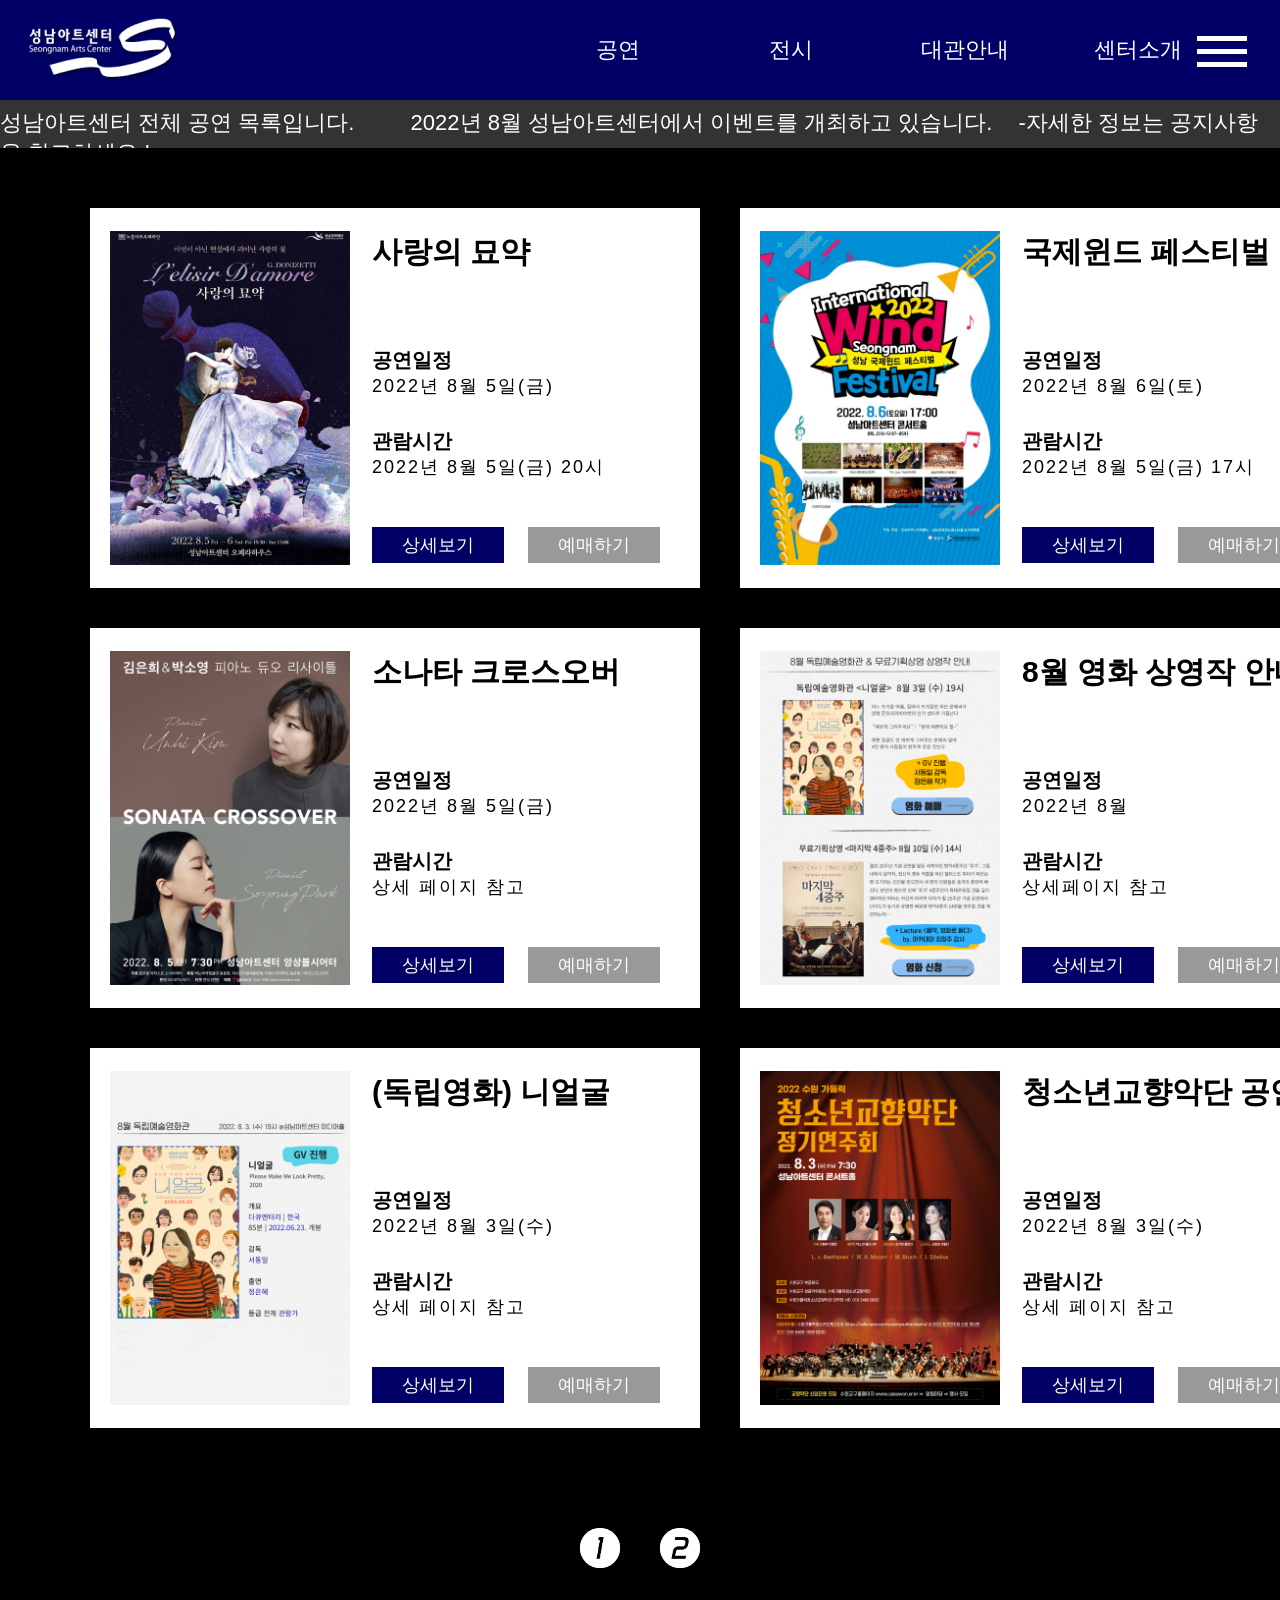
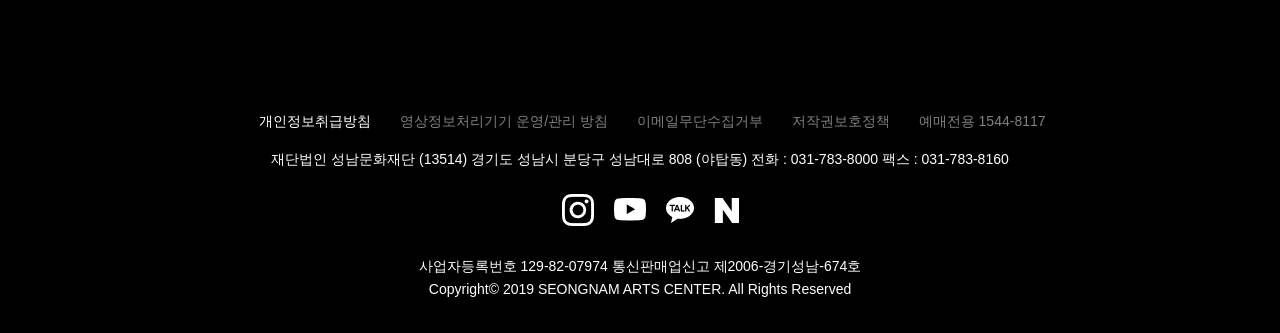
<file: product-01a1-show.html>
<!DOCTYPE html>
<html lang="en">

<head>
  <meta charset="UTF-8">
  <meta http-equiv="X-UA-Compatible" content="IE=edge">
  <meta name="viewport" content="width=device-width, initial-scale=1.0">
  <title>성남아트센터 &#60; 전체 공연 -목록 1- &#62;</title>
  <link rel="stylesheet" href="css/style.css">
  <!-- 목록 페이지 전용 style -->
  <link rel="stylesheet" href="./css/product-01-show.css">

  <!-- 제이쿼리 -->
  <script src="https://ajax.googleapis.com/ajax/libs/jquery/3.6.0/jquery.min.js"></script>
  <!-- app -->
  <script src="./js/app.js"></script>

</head>

<body id="product-01a-show">
  <!-- 헤더 파트 -->
  <header id="header">
    <div class="container">
      <div class="logo">
        <a href="index.html">
          <img src="images/logo.png" alt="LOGO">
        </a>
      </div>
      <nav id="header-gnb">
        <ul class="gnb">
          <li><a href="product-01a1-show.html">공연</a>
            <ul class="sub">
              <li><a href="product-01b-show.html">추천공연</a></li>
              <li><a href="product-01c-show.html">월간공연</a></li>
              <li><a href="product-01d-show.html">연간공연</a></li>
            </ul>
          </li>
          <li><a href="product-02a1-exhibition.html">전시</a>
            <ul class="sub">
              <li><a href="product-02b-exhibition.html">추천전시</a></li>
              <li><a href="product-02c-exhibition.html">월간전시</a></li>
              <li><a href="product-02d-exhibition.html">연간전시</a></li>
            </ul>
          </li>
          <li><a href="rental.html">대관안내</a>

          </li>
          <li><a href="company.html">센터소개</a>

          </li>
        </ul>
      </nav>
      <div id="toggle-menu-btn">
        <div class="hamburger">
          <span class="line"></span>
          <span class="line"></span>
          <span class="line"></span>
        </div>
      </div>


    </div>
  </header>

  <div id="toggle-menu">
    <div class="login-section">
      <form class="hidden profile" id="greeting">
        <img class="profile-img" src="images/profile.png" alt="프로필">
        <p id="name"></p>
        <button id="logout">로그아웃</button>
        <a href="./">
          <div class="academy">아카데미 수강확인</div>
        </a>
        <a href="./">
          <div class="cancel">예매확인 및 취소</div>
        </a>
        <a href="./">
          <div class="check">출석부</div>
        </a>
      </form>
      <form class="hidden" id="login-form">
        <div class="login-box">
          <input id="id" required type="text" placeholder="아이디">
          <input id="pw" required type="text" placeholder="비밀번호">
          <button id="login-btn">
            <img src="images/login-btn.png" alt="login-btn">
          </button>
        </div>
        <div class="login-info">

          <label for="idsave"><input type="checkbox" id="idsave"> 아이디 저장하기</label>
          <div class="signup">
            <span><a href="./">회원가입</a></span>
            <span>|</span>
            <span><a href="./">ID / PW 찾기</a></span>
          </div>
        </div>
        <div class="login-sns">
          <button><img src="images/naver.png" alt="naver"></button>
          <button><img src="images/kakaotalk.png" alt="kakaotalk"></button>
          <button><img src="images/facebook.png" alt="facebook"></button>
        </div>
      </form>
    </div>

    <ul id="toggle-gnb">
      <li><a href="product-01a1-show.html">공연</a>
        <button class="gnb-plus"><img src="images/gnb-plus.png" alt="gnb-plus"></button>
        <ul class="sub">
          <li><a href="product-01b-show.html">추천공연</a></li>
          <li><a href="product-01c-show.html">월간공연</a></li>
          <li><a href="product-01d-show.html">연간공연</a></li>
        </ul>
      </li>
      <li><a href="product-02a1-exhibition.html">전시</a>
        <button class="gnb-plus"><img src="images/gnb-plus.png" alt="gnb-plus"></button>
        <ul class="sub">
          <li><a href="product-02b-exhibition.html">추천전시</a></li>
          <li><a href="product-02c-exhibition.html">월간전시</a></li>
          <li><a href="product-02d-exhibition.html">연간전시</a></li>
        </ul>
      </li>
      <li><a href="rental.html">대관안내</a>

      </li>
      <li><a href="company.html">센터소개</a>

      </li>
      <li><a href="./">고객센터</a>
        <button class="gnb-plus"><img src="images/gnb-plus.png" alt="gnb-plus"></button>
        <ul class="sub">
          <li><a href="./">예매안내</a></li>
          <li><a href="./">공지사항</a></li>
          <li><a href="./">자주 묻는 질문</a></li>
          <li><a href="./">고객의 소리</a></li>
        </ul>
      </li>
    </ul>


  </div>


  <!-- 텍스트 파트 -->
  <section class="noticeT">

    <p class="PCOnly"><span class="ps0">성남아트센터 전체 공연 목록입니다.</span> <span class="ps1">2022년 8월 성남아트센터에서 이벤트를 개최하고
        있습니다.</span> -자세한 정보는 공지사항을 참고하세요 !-</p>
    <p class="mobileT">성남아트센터 전체 공연 목록입니다.</p>

  </section>

  <!-- 모바일 전용 공연 / 전시 버튼 -->
  <div class="MBtn">
    <a href="product-01a1-show.html">공연</a>
    <a href="product-02a1-exhibition.html">전시</a>
  </div>

  <!-- 목록 파트 -->
  <section id="product-list">
    <div class="container">

      <article id="row">
        <div class="col">

          <img class="rowImages" src="images/pd01a1.jpg" alt="pd01a1">

          <div class="tandb">

            <h2 class="rowTitle">사랑의 묘약</h2>

            <div class="sub1">
              <p class="rowSubtitle">공연일정</p>
              <p class="mintext">2022년 8월 5일(금)</p>
            </div>

            <div class="sub2">
              <p class="rowSubtitle">관람시간</p>
              <p class="mintext">2022년 8월 5일(금) 20시</p>
            </div>

            <div class="rowBtn">
              <a href="./detail/pdetail-1.html">상세보기</a>
              <a href="#">예매하기</a>
            </div>

          </div>

        </div>
      </article>

      <article id="row">
        <div class="col">

          <img class="rowImages" src="images/pd01a2.jpg" alt="pd01a1">

          <div class="tandb">

            <h2 class="rowTitle">국제윈드 페스티벌</h2>

            <div class="sub1">
              <p class="rowSubtitle">공연일정</p>
              <p class="mintext">2022년 8월 6일(토)</p>
            </div>

            <div class="sub2">
              <p class="rowSubtitle">관람시간</p>
              <p class="mintext">2022년 8월 5일(금) 17시</p>
            </div>

            <div class="rowBtn">
              <a href="./detail/pdetail-2.html">상세보기</a>
              <a href="#">예매하기</a>
            </div>

          </div>

        </div>
      </article>

      <article id="row">
        <div class="col">

          <img class="rowImages" src="images/pd01a3.jpg" alt="pd01a1">

          <div class="tandb">

            <h2 class="rowTitle">소나타 크로스오버</h2>

            <div class="sub1">
              <p class="rowSubtitle">공연일정</p>
              <p class="mintext">2022년 8월 5일(금)</p>
            </div>

            <div class="sub2">
              <p class="rowSubtitle">관람시간</p>
              <p class="mintext">상세 페이지 참고</p>
            </div>

            <div class="rowBtn">
              <a href="./detail/pdetail-3.html">상세보기</a>
              <a href="#">예매하기</a>
            </div>

          </div>

        </div>
      </article>

      <article id="row">
        <div class="col">

          <img class="rowImages" src="images/pd01a4.jpg" alt="pd01a1">

          <div class="tandb">

            <h2 class="rowTitle">8월 영화 상영작 안내</h2>

            <div class="sub1">
              <p class="rowSubtitle">공연일정</p>
              <p class="mintext">2022년 8월</p>
            </div>

            <div class="sub2">
              <p class="rowSubtitle">관람시간</p>
              <p class="mintext">상세페이지 참고</p>
            </div>

            <div class="rowBtn">
              <a href="./detail/pdetail-4.html">상세보기</a>
              <a href="#">예매하기</a>
            </div>

          </div>

        </div>
      </article>

      <article id="row">
        <div class="col">

          <img class="rowImages" src="images/pd01a5.jpg" alt="pd01a1">

          <div class="tandb">

            <h2 class="rowTitle">(독립영화) 니얼굴</h2>

            <div class="sub1">
              <p class="rowSubtitle">공연일정</p>
              <p class="mintext">2022년 8월 3일(수)</p>
            </div>

            <div class="sub2">
              <p class="rowSubtitle">관람시간</p>
              <p class="mintext">상세 페이지 참고</p>
            </div>

            <div class="rowBtn">
              <a href="./detail/pdetail-5.html">상세보기</a>
              <a href="#">예매하기</a>
            </div>

          </div>

        </div>
      </article>

      <article id="row">
        <div class="col">

          <img class="rowImages" src="images/pd01a6.jpg" alt="pd01a1">

          <div class="tandb">

            <h2 class="rowTitle">청소년교향악단 공연</h2>

            <div class="sub1">
              <p class="rowSubtitle">공연일정</p>
              <p class="mintext">2022년 8월 3일(수)</p>
            </div>

            <div class="sub2">
              <p class="rowSubtitle">관람시간</p>
              <p class="mintext">상세 페이지 참고</p>
            </div>

            <div class="rowBtn">
              <a href="./detail/pdetail-6.html">상세보기</a>
              <a href="#">예매하기</a>
            </div>

          </div>

        </div>
      </article>

      <!-- <article id="row">
        <div class="col">

          <img class="rowImages" src="images/pd01a1.jpg" alt="pd01a1">

          <div class="tandb">

            <h2 class="rowTitle">사랑의 묘약</h2>

            <div class="sub1">
              <p class="rowSubtitle">공연일정</p>
              <p class="mintext">2022년 8월 5일(금) 20시</p>
            </div>

            <div class="sub2">
              <p class="rowSubtitle">관람시간</p>
              <p class="mintext">2022년 8월 5일(금) 20시</p>
            </div>

            <div class="rowBtn">
              <a href="#">상세보기</a>
              <a href="#">예매하기</a>
            </div>

          </div>

        </div>
      </article> -->

    </div>
  </section>


  <!-- 이전 - 다음 항목 버튼 -->
  <div class="npBtn">
    <a href="./product-01a1-show.html" class="pre"><img class="p1" src="images/1-1.png" alt="1"></a>
    <a href="./product-01a2-show.html" class="next"><img class="n2" src="images/2-1.png" alt="2"></a>
  </div>


  <footer>

    <div class="logo">
      <a href="./"><img src="images/footer_logo.png" alt="성남아트센터"></a>
    </div>

    <div class="secret">
      <a href="./"><span>개인정보취급방침</span></a>
      <a href="./"><span class="ccc">영상정보처리기기 운영&#47;관리 방침
        </span></a>
      <a href="./"><span class="ccc">이메일무단수집거부</span></a>
      <a href="./"><span class="ccc">저작권보호정책</span></a>
      <span class="ccc">예매전용 1544-8117</span>
    </div>

    <div class="address">
      <p>재단법인 성남문화재단 (13514) 경기도 성남시 분당구 성남대로 808 (야탑동) 전화 : 031-783-8000 팩스 : 031-783-8160</p>
    </div>

    <div id="line"></div>

    <div class="sns">
      <div class="sns-pro">
        <a href="https://www.instagram.com/seongnam_artscenter/" target="_blank" rel="noopener noreferrer nofollow"><img
            src="images/instagram.png" alt="instagram" id="insta"></a>
        <a href="https://www.youtube.com/user/snartscenter" target="_blank" rel="noopener noreferrer nofollow"><img
            src="images/youtube.png" alt="youtube" id="youtube"></a>
        <a id="kakao" href="https://pf.kakao.com/_rdAfxl" target="_blank" rel="noopener noreferrer nofollow"><img
            src="images/kakao.png" alt="kakaotalk" id="kakaotalk"></a>
        <a href="https://blog.naver.com/snartc" target="_blank" rel="noopener noreferrer nofollow"><img
            src="images/navrer.png" alt="naver" id="naver"></a>
      </div>
    </div>

    <div class="copyright">
      <p>사업자등록번호 129-82-07974 통신판매업신고 제2006-경기성남-674호</p>
      <p>Copyright© 2019 SEONGNAM ARTS CENTER. All Rights Reserved</p>
    </div>

  </footer>

</body>

</html>
</file>
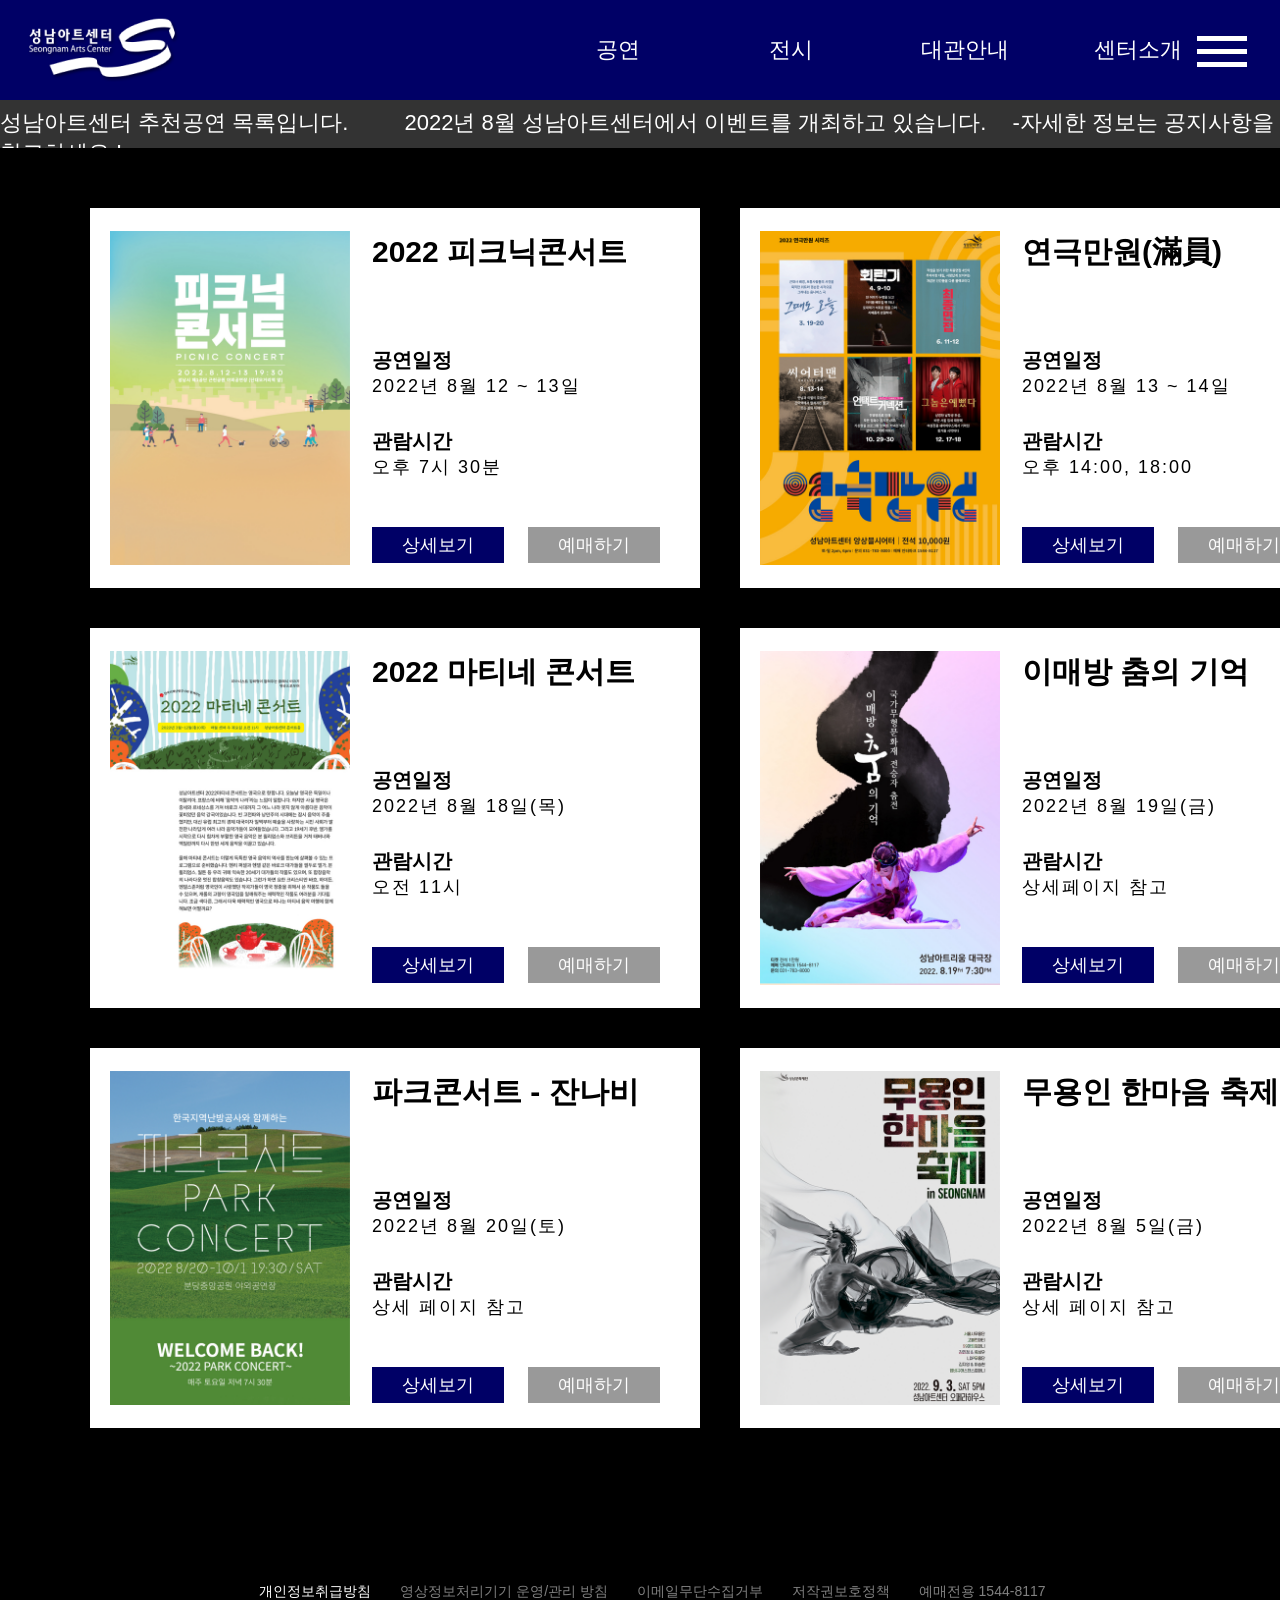
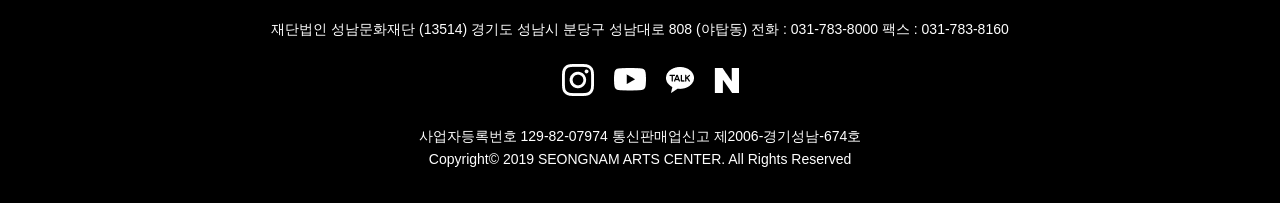
<file: product-01b-show.html>
<!DOCTYPE html>
<html lang="en">

<head>
  <meta charset="UTF-8">
  <meta http-equiv="X-UA-Compatible" content="IE=edge">
  <meta name="viewport" content="width=device-width, initial-scale=1.0">
  <title>성남아트센터 &#60; 추천공연 &#62;</title>
  <link rel="stylesheet" href="css/style.css">
  <!-- 목록 페이지 전용 style -->
  <link rel="stylesheet" href="css/product-01-show.css">

  <!-- 제이쿼리 -->
  <script src="https://ajax.googleapis.com/ajax/libs/jquery/3.6.0/jquery.min.js"></script>
  <!-- app -->
  <script src="/js/app.js"></script>

</head>

<body id="product-01a-show">

  <!-- 헤더 파트 -->
  <header id="header">
    <div class="container">
      <div class="logo">
        <a href="index.html">
          <img src="images/logo.png" alt="LOGO">
        </a>
      </div>
      <nav id="header-gnb">
        <ul class="gnb">
          <li><a href="product-01a1-show.html">공연</a>
            <ul class="sub">
              <li><a href="product-01b-show.html">추천공연</a></li>
              <li><a href="product-01c-show.html">월간공연</a></li>
              <li><a href="product-01d-show.html">연간공연</a></li>
            </ul>
          </li>
          <li><a href="product-02a1-exhibition.html">전시</a>
            <ul class="sub">
              <li><a href="product-02b-exhibition.html">추천전시</a></li>
              <li><a href="product-02c-exhibition.html">월간전시</a></li>
              <li><a href="product-02d-exhibition.html">연간전시</a></li>
            </ul>
          </li>
          <li><a href="rental.html">대관안내</a>

          </li>
          <li><a href="company.html">센터소개</a>

          </li>
        </ul>
      </nav>
      <div id="toggle-menu-btn">
        <div class="hamburger">
          <span class="line"></span>
          <span class="line"></span>
          <span class="line"></span>
        </div>
      </div>


    </div>
  </header>

  <div id="toggle-menu">
    <div class="login-section">
      <form class="hidden profile" id="greeting">
        <img class="profile-img" src="images/profile.png" alt="프로필">
        <p id="name"></p>
        <button id="logout">로그아웃</button>
        <a href="./">
          <div class="academy">아카데미 수강확인</div>
        </a>
        <a href="./">
          <div class="cancel">예매확인 및 취소</div>
        </a>
        <a href="./">
          <div class="check">출석부</div>
        </a>
      </form>
      <form class="hidden" id="login-form">
        <div class="login-box">
          <input id="id" required type="text" placeholder="아이디">
          <input id="pw" required type="text" placeholder="비밀번호">
          <button id="login-btn">
            <img src="images/login-btn.png" alt="login-btn">
          </button>
        </div>
        <div class="login-info">

          <label for="idsave"><input type="checkbox" id="idsave"> 아이디 저장하기</label>
          <div class="signup">
            <span><a href="./">회원가입</a></span>
            <span>|</span>
            <span><a href="./">ID / PW 찾기</a></span>
          </div>
        </div>
        <div class="login-sns">
          <button><img src="images/naver.png" alt="naver"></button>
          <button><img src="images/kakaotalk.png" alt="kakaotalk"></button>
          <button><img src="images/facebook.png" alt="facebook"></button>
        </div>
      </form>
    </div>

    <ul id="toggle-gnb">
      <li><a href="product-01a1-show.html">공연</a>
        <button class="gnb-plus"><img src="images/gnb-plus.png" alt="gnb-plus"></button>
        <ul class="sub">
          <li><a href="product-01b-show.html">추천공연</a></li>
          <li><a href="product-01c-show.html">월간공연</a></li>
          <li><a href="product-01d-show.html">연간공연</a></li>
        </ul>
      </li>
      <li><a href="product-02a1-exhibition.html">전시</a>
        <button class="gnb-plus"><img src="images/gnb-plus.png" alt="gnb-plus"></button>
        <ul class="sub">
          <li><a href="product-02b-exhibition.html">추천전시</a></li>
          <li><a href="product-02c-exhibition.html">월간전시</a></li>
          <li><a href="product-02d-exhibition.html">연간전시</a></li>
        </ul>
      </li>
      <li><a href="rental.html">대관안내</a>

      </li>
      <li><a href="company.html">센터소개</a>

      </li>
      <li><a href="./">고객센터</a>
        <button class="gnb-plus"><img src="images/gnb-plus.png" alt="gnb-plus"></button>
        <ul class="sub">
          <li><a href="./">예매안내</a></li>
          <li><a href="./">공지사항</a></li>
          <li><a href="./">자주 묻는 질문</a></li>
          <li><a href="./">고객의 소리</a></li>
        </ul>
      </li>
    </ul>


  </div>

  <!-- 텍스트 파트 -->
  <section class="noticeT">

    <p class="PCOnly"><span class="ps0">성남아트센터 추천공연 목록입니다.</span> <span class="ps1">2022년 8월 성남아트센터에서 이벤트를 개최하고
        있습니다.</span> -자세한 정보는 공지사항을 참고하세요 !-</p>
    <p class="mobileT">성남아트센터 추천공연 목록입니다.</p>

  </section>

  <!-- 모바일 전용 공연 / 전시 버튼 -->
  <div class="MBtn">
    <a href="#">공연</a>
    <a href="#">전시</a>
  </div>

  <!-- 목록 파트 -->
  <section id="product-list">
    <div class="container">

      <article id="row">
        <div class="col">

          <img class="rowImages" src="images/pd01b1.jpg" alt="pd01a1">

          <div class="tandb">

            <h2 class="rowTitle">2022 피크닉콘서트</h2>

            <div class="sub1">
              <p class="rowSubtitle">공연일정</p>
              <p class="mintext">2022년 8월 12 ~ 13일</p>
            </div>

            <div class="sub2">
              <p class="rowSubtitle">관람시간</p>
              <p class="mintext">오후 7시 30분</p>
            </div>

            <div class="rowBtn">
              <a href="./detail/pdetail-7.html">상세보기</a>
              <a href="#">예매하기</a>
            </div>

          </div>

        </div>
      </article>

      <article id="row">
        <div class="col">

          <img class="rowImages" src="images/pd01b2.jpg" alt="pd01a1">

          <div class="tandb">

            <h2 class="rowTitle">연극만원(滿員)</h2>

            <div class="sub1">
              <p class="rowSubtitle">공연일정</p>
              <p class="mintext">2022년 8월 13 ~ 14일</p>
            </div>

            <div class="sub2">
              <p class="rowSubtitle">관람시간</p>
              <p class="mintext">오후 14:00, 18:00</p>
            </div>

            <div class="rowBtn">
              <a href="./detail/pdetail-8.html">상세보기</a>
              <a href="#">예매하기</a>
            </div>

          </div>

        </div>
      </article>

      <article id="row">
        <div class="col">

          <img class="rowImages" src="images/pd01b3.jpg" alt="pd01a1">

          <div class="tandb">

            <h2 class="rowTitle">2022 마티네 콘서트</h2>

            <div class="sub1">
              <p class="rowSubtitle">공연일정</p>
              <p class="mintext">2022년 8월 18일(목)</p>
            </div>

            <div class="sub2">
              <p class="rowSubtitle">관람시간</p>
              <p class="mintext">오전 11시</p>
            </div>

            <div class="rowBtn">
              <a href="./detail/pdetail-9.html">상세보기</a>
              <a href="#">예매하기</a>
            </div>

          </div>

        </div>
      </article>

      <article id="row">
        <div class="col">

          <img class="rowImages" src="images/pd01b4.jpg" alt="pd01a1">

          <div class="tandb">

            <h2 class="rowTitle">이매방 춤의 기억</h2>

            <div class="sub1">
              <p class="rowSubtitle">공연일정</p>
              <p class="mintext">2022년 8월 19일(금)</p>
            </div>

            <div class="sub2">
              <p class="rowSubtitle">관람시간</p>
              <p class="mintext">상세페이지 참고</p>
            </div>

            <div class="rowBtn">
              <a href="./detail/pdetail-10.html">상세보기</a>
              <a href="#">예매하기</a>
            </div>

          </div>

        </div>
      </article>

      <article id="row">
        <div class="col">

          <img class="rowImages" src="images/pd01b5.jpg" alt="pd01a1">

          <div class="tandb">

            <h2 class="rowTitle">파크콘서트 - 잔나비</h2>

            <div class="sub1">
              <p class="rowSubtitle">공연일정</p>
              <p class="mintext">2022년 8월 20일(토)</p>
            </div>

            <div class="sub2">
              <p class="rowSubtitle">관람시간</p>
              <p class="mintext">상세 페이지 참고</p>
            </div>

            <div class="rowBtn">
              <a href="./detail/pdetail-11.html">상세보기</a>
              <a href="#">예매하기</a>
            </div>

          </div>

        </div>
      </article>

      <article id="row">
        <div class="col">

          <img class="rowImages" src="images/pd01b6.jpg" alt="pd01a1">

          <div class="tandb">

            <h2 class="rowTitle">무용인 한마음 축제</h2>

            <div class="sub1">
              <p class="rowSubtitle">공연일정</p>
              <p class="mintext">2022년 8월 5일(금)</p>
            </div>

            <div class="sub2">
              <p class="rowSubtitle">관람시간</p>
              <p class="mintext">상세 페이지 참고</p>
            </div>

            <div class="rowBtn">
              <a href="./detail/pdetail-12.html">상세보기</a>
              <a href="#">예매하기</a>
            </div>

          </div>

        </div>
      </article>

      <!-- <article id="row">
        <div class="col">

          <img class="rowImages" src="images/pd01a1.jpg" alt="pd01a1">

          <div class="tandb">

            <h2 class="rowTitle">사랑의 묘약</h2>

            <div class="sub1">
              <p class="rowSubtitle">공연일정</p>
              <p class="mintext">2022년 8월 5일(금) 20시</p>
            </div>

            <div class="sub2">
              <p class="rowSubtitle">관람시간</p>
              <p class="mintext">2022년 8월 5일(금) 20시</p>
            </div>

            <div class="rowBtn">
              <a href="#">상세보기</a>
              <a href="#">예매하기</a>
            </div>

          </div>

        </div>
      </article> -->

    </div>
  </section>


  <footer>

    <div class="logo">
      <a href="./"><img src="images/footer_logo.png" alt="성남아트센터"></a>
    </div>

    <div class="secret">
      <a href="./"><span>개인정보취급방침</span></a>
      <a href="./"><span class="ccc">영상정보처리기기 운영&#47;관리 방침
        </span></a>
      <a href="./"><span class="ccc">이메일무단수집거부</span></a>
      <a href="./"><span class="ccc">저작권보호정책</span></a>
      <span class="ccc">예매전용 1544-8117</span>
    </div>

    <div class="address">
      <p>재단법인 성남문화재단 (13514) 경기도 성남시 분당구 성남대로 808 (야탑동) 전화 : 031-783-8000 팩스 : 031-783-8160</p>
    </div>

    <div id="line"></div>

    <div class="sns">
      <div class="sns-pro">
        <a href="https://www.instagram.com/seongnam_artscenter/" target="_blank" rel="noopener noreferrer nofollow"><img
            src="images/instagram.png" alt="instagram" id="insta"></a>
        <a href="https://www.youtube.com/user/snartscenter" target="_blank" rel="noopener noreferrer nofollow"><img
            src="images/youtube.png" alt="youtube" id="youtube"></a>
        <a id="kakao" href="https://pf.kakao.com/_rdAfxl" target="_blank" rel="noopener noreferrer nofollow"><img
            src="images/kakao.png" alt="kakaotalk" id="kakaotalk"></a>
        <a href="https://blog.naver.com/snartc" target="_blank" rel="noopener noreferrer nofollow"><img
            src="images/navrer.png" alt="naver" id="naver"></a>
      </div>
    </div>

    <div class="copyright">
      <p>사업자등록번호 129-82-07974 통신판매업신고 제2006-경기성남-674호</p>
      <p>Copyright© 2019 SEONGNAM ARTS CENTER. All Rights Reserved</p>
    </div>

  </footer>

</body>

</html>
</file>
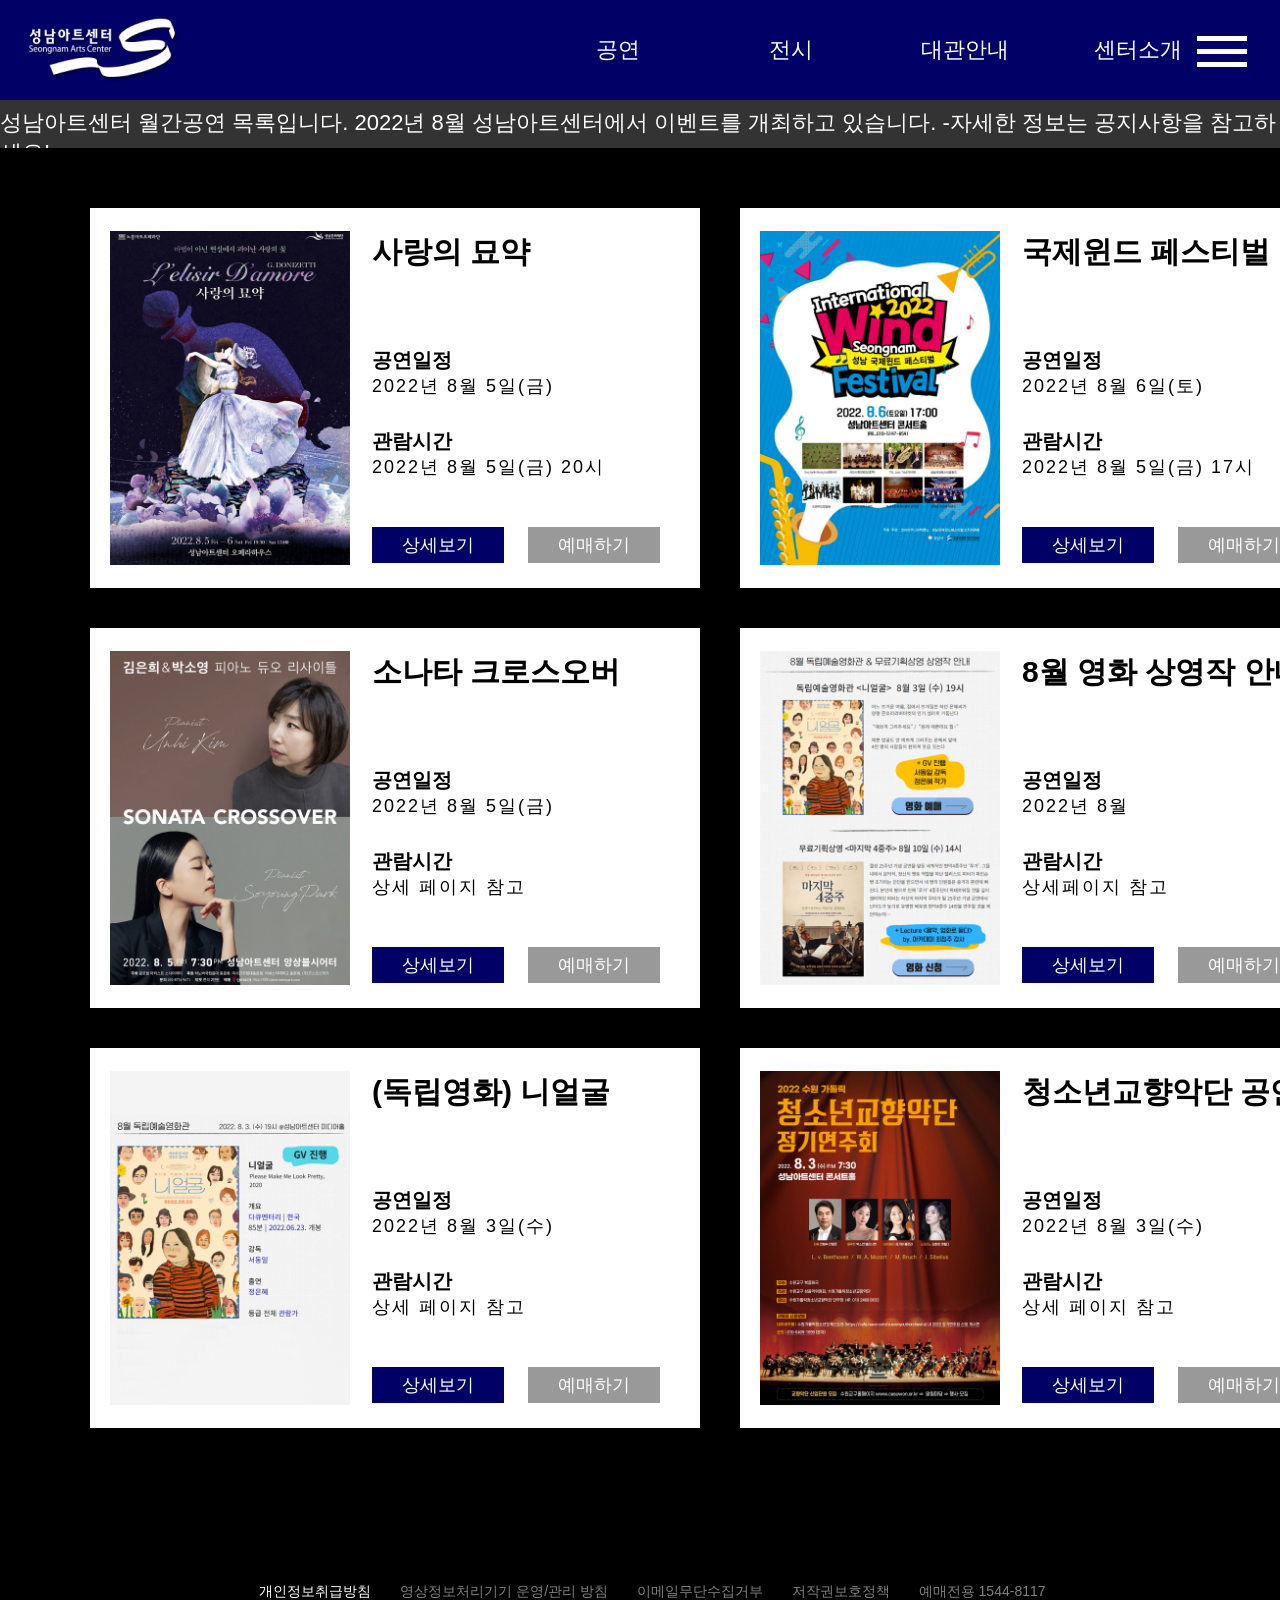
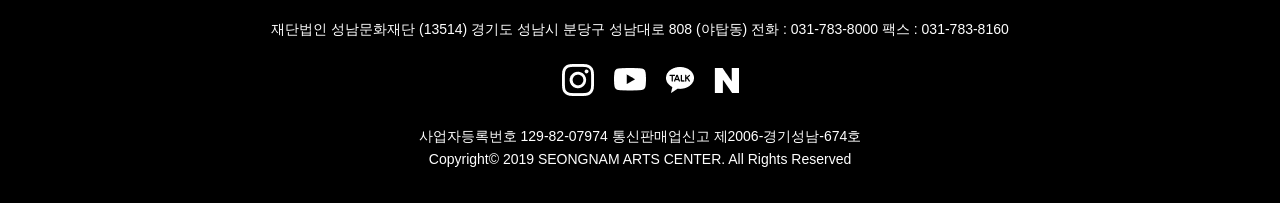
<file: product-01c-show.html>
<!DOCTYPE html>
<html lang="en">

<head>
  <meta charset="UTF-8">
  <meta http-equiv="X-UA-Compatible" content="IE=edge">
  <meta name="viewport" content="width=device-width, initial-scale=1.0">
  <title>성남아트센터 &#60; 월간공연 &#62;</title>
  <link rel="stylesheet" href="css/style.css">
  <!-- 목록 페이지 전용 style -->
  <link rel="stylesheet" href="/css/product-01-show.css">

  <!-- 제이쿼리 -->
  <script src="https://ajax.googleapis.com/ajax/libs/jquery/3.6.0/jquery.min.js"></script>
  <!-- app -->
  <script src="/js/app.js"></script>

</head>

<body id="product-01a-show">
  <!-- 헤더 파트 -->
  <header id="header">
    <div class="container">
      <div class="logo">
        <a href="index.html">
          <img src="images/logo.png" alt="LOGO">
        </a>
      </div>
      <nav id="header-gnb">
        <ul class="gnb">
          <li><a href="product-01a1-show.html">공연</a>
            <ul class="sub">
              <li><a href="product-01b-show.html">추천공연</a></li>
              <li><a href="product-01c-show.html">월간공연</a></li>
              <li><a href="product-01d-show.html">연간공연</a></li>
            </ul>
          </li>
          <li><a href="product-02a1-exhibition.html">전시</a>
            <ul class="sub">
              <li><a href="product-02b-exhibition.html">추천전시</a></li>
              <li><a href="product-02c-exhibition.html">월간전시</a></li>
              <li><a href="product-02d-exhibition.html">연간전시</a></li>
            </ul>
          </li>
          <li><a href="rental.html">대관안내</a>

          </li>
          <li><a href="company.html">센터소개</a>

          </li>
        </ul>
      </nav>
      <div id="toggle-menu-btn">
        <div class="hamburger">
          <span class="line"></span>
          <span class="line"></span>
          <span class="line"></span>
        </div>
      </div>


    </div>
  </header>

  <div id="toggle-menu">
    <div class="login-section">
      <form class="hidden profile" id="greeting">
        <img class="profile-img" src="images/profile.png" alt="프로필">
        <p id="name"></p>
        <button id="logout">로그아웃</button>
        <a href="./">
          <div class="academy">아카데미 수강확인</div>
        </a>
        <a href="./">
          <div class="cancel">예매확인 및 취소</div>
        </a>
        <a href="./">
          <div class="check">출석부</div>
        </a>
      </form>
      <form class="hidden" id="login-form">
        <div class="login-box">
          <input id="id" required type="text" placeholder="아이디">
          <input id="pw" required type="text" placeholder="비밀번호">
          <button id="login-btn">
            <img src="images/login-btn.png" alt="login-btn">
          </button>
        </div>
        <div class="login-info">

          <label for="idsave"><input type="checkbox" id="idsave"> 아이디 저장하기</label>
          <div class="signup">
            <span><a href="./">회원가입</a></span>
            <span>|</span>
            <span><a href="./">ID / PW 찾기</a></span>
          </div>
        </div>
        <div class="login-sns">
          <button><img src="images/naver.png" alt="naver"></button>
          <button><img src="images/kakaotalk.png" alt="kakaotalk"></button>
          <button><img src="images/facebook.png" alt="facebook"></button>
        </div>
      </form>
    </div>

    <ul id="toggle-gnb">
      <li><a href="product-01a1-show.html">공연</a>
        <button class="gnb-plus"><img src="images/gnb-plus.png" alt="gnb-plus"></button>
        <ul class="sub">
          <li><a href="product-01b-show.html">추천공연</a></li>
          <li><a href="product-01c-show.html">월간공연</a></li>
          <li><a href="product-01d-show.html">연간공연</a></li>
        </ul>
      </li>
      <li><a href="product-02a1-exhibition.html">전시</a>
        <button class="gnb-plus"><img src="images/gnb-plus.png" alt="gnb-plus"></button>
        <ul class="sub">
          <li><a href="product-02b-exhibition.html">추천전시</a></li>
          <li><a href="product-02c-exhibition.html">월간전시</a></li>
          <li><a href="product-02d-exhibition.html">연간전시</a></li>
        </ul>
      </li>
      <li><a href="rental.html">대관안내</a>

      </li>
      <li><a href="company.html">센터소개</a>

      </li>
      <li><a href="./">고객센터</a>
        <button class="gnb-plus"><img src="images/gnb-plus.png" alt="gnb-plus"></button>
        <ul class="sub">
          <li><a href="./">예매안내</a></li>
          <li><a href="./">공지사항</a></li>
          <li><a href="./">자주 묻는 질문</a></li>
          <li><a href="./">고객의 소리</a></li>
        </ul>
      </li>
    </ul>


  </div>


  <!-- 텍스트 파트 -->
  <section class="noticeT">

    <p class="PCOnly">성남아트센터 월간공연 목록입니다. 2022년 8월 성남아트센터에서 이벤트를 개최하고 있습니다. -자세한 정보는 공지사항을 참고하세요!-</p>
    <p class="mobileT">성남아트센터 월간공연 목록입니다.</p>

  </section>

  <!-- 모바일 전용 공연 / 전시 버튼 -->
  <div class="MBtn">
    <a href="#">공연</a>
    <a href="#">전시</a>
  </div>

  <!-- 목록 파트 -->
  <section id="product-list">
    <div class="container">

      <article id="row">
        <div class="col">

          <img class="rowImages" src="images/pd01a1.jpg" alt="pd01a1">

          <div class="tandb">

            <h2 class="rowTitle">사랑의 묘약</h2>

            <div class="sub1">
              <p class="rowSubtitle">공연일정</p>
              <p class="mintext">2022년 8월 5일(금)</p>
            </div>

            <div class="sub2">
              <p class="rowSubtitle">관람시간</p>
              <p class="mintext">2022년 8월 5일(금) 20시</p>
            </div>

            <div class="rowBtn">
              <a href="./detail/pdetail-1.html">상세보기</a>
              <a href="#">예매하기</a>
            </div>

          </div>

        </div>
      </article>

      <article id="row">
        <div class="col">

          <img class="rowImages" src="images/pd01a2.jpg" alt="pd01a1">

          <div class="tandb">

            <h2 class="rowTitle">국제윈드 페스티벌</h2>

            <div class="sub1">
              <p class="rowSubtitle">공연일정</p>
              <p class="mintext">2022년 8월 6일(토)</p>
            </div>

            <div class="sub2">
              <p class="rowSubtitle">관람시간</p>
              <p class="mintext">2022년 8월 5일(금) 17시</p>
            </div>

            <div class="rowBtn">
              <a href="./detail/pdetail-2.html">상세보기</a>
              <a href="#">예매하기</a>
            </div>

          </div>

        </div>
      </article>

      <article id="row">
        <div class="col">

          <img class="rowImages" src="images/pd01a3.jpg" alt="pd01a1">

          <div class="tandb">

            <h2 class="rowTitle">소나타 크로스오버</h2>

            <div class="sub1">
              <p class="rowSubtitle">공연일정</p>
              <p class="mintext">2022년 8월 5일(금)</p>
            </div>

            <div class="sub2">
              <p class="rowSubtitle">관람시간</p>
              <p class="mintext">상세 페이지 참고</p>
            </div>

            <div class="rowBtn">
              <a href="./detail/pdetail-3.html">상세보기</a>
              <a href="#">예매하기</a>
            </div>

          </div>

        </div>
      </article>

      <article id="row">
        <div class="col">

          <img class="rowImages" src="images/pd01a4.jpg" alt="pd01a1">

          <div class="tandb">

            <h2 class="rowTitle">8월 영화 상영작 안내</h2>

            <div class="sub1">
              <p class="rowSubtitle">공연일정</p>
              <p class="mintext">2022년 8월</p>
            </div>

            <div class="sub2">
              <p class="rowSubtitle">관람시간</p>
              <p class="mintext">상세페이지 참고</p>
            </div>

            <div class="rowBtn">
              <a href="./detail/pdetail-4.html">상세보기</a>
              <a href="#">예매하기</a>
            </div>

          </div>

        </div>
      </article>

      <article id="row">
        <div class="col">

          <img class="rowImages" src="images/pd01a5.jpg" alt="pd01a1">

          <div class="tandb">

            <h2 class="rowTitle">(독립영화) 니얼굴</h2>

            <div class="sub1">
              <p class="rowSubtitle">공연일정</p>
              <p class="mintext">2022년 8월 3일(수)</p>
            </div>

            <div class="sub2">
              <p class="rowSubtitle">관람시간</p>
              <p class="mintext">상세 페이지 참고</p>
            </div>

            <div class="rowBtn">
              <a href="./detail/pdetail-5.html">상세보기</a>
              <a href="#">예매하기</a>
            </div>

          </div>

        </div>
      </article>

      <article id="row">
        <div class="col">

          <img class="rowImages" src="images/pd01a6.jpg" alt="pd01a1">

          <div class="tandb">

            <h2 class="rowTitle">청소년교향악단 공연</h2>

            <div class="sub1">
              <p class="rowSubtitle">공연일정</p>
              <p class="mintext">2022년 8월 3일(수)</p>
            </div>

            <div class="sub2">
              <p class="rowSubtitle">관람시간</p>
              <p class="mintext">상세 페이지 참고</p>
            </div>

            <div class="rowBtn">
              <a href="./detail/pdetail-6.html">상세보기</a>
              <a href="#">예매하기</a>
            </div>

          </div>

        </div>
      </article>

      <!-- <article id="row">
        <div class="col">

          <img class="rowImages" src="images/pd01a1.jpg" alt="pd01a1">

          <div class="tandb">

            <h2 class="rowTitle">사랑의 묘약</h2>

            <div class="sub1">
              <p class="rowSubtitle">공연일정</p>
              <p class="mintext">2022년 8월 5일(금) 20시</p>
            </div>

            <div class="sub2">
              <p class="rowSubtitle">관람시간</p>
              <p class="mintext">2022년 8월 5일(금) 20시</p>
            </div>

            <div class="rowBtn">
              <a href="#">상세보기</a>
              <a href="#">예매하기</a>
            </div>

          </div>

        </div>
      </article> -->

    </div>
  </section>


  <footer>

    <div class="logo">
      <a href="./"><img src="images/footer_logo.png" alt="성남아트센터"></a>
    </div>

    <div class="secret">
      <a href="./"><span>개인정보취급방침</span></a>
      <a href="./"><span class="ccc">영상정보처리기기 운영&#47;관리 방침
        </span></a>
      <a href="./"><span class="ccc">이메일무단수집거부</span></a>
      <a href="./"><span class="ccc">저작권보호정책</span></a>
      <span class="ccc">예매전용 1544-8117</span>
    </div>

    <div class="address">
      <p>재단법인 성남문화재단 (13514) 경기도 성남시 분당구 성남대로 808 (야탑동) 전화 : 031-783-8000 팩스 : 031-783-8160</p>
    </div>

    <div id="line"></div>

    <div class="sns">
      <div class="sns-pro">
        <a href="https://www.instagram.com/seongnam_artscenter/" target="_blank" rel="noopener noreferrer nofollow"><img
            src="images/instagram.png" alt="instagram" id="insta"></a>
        <a href="https://www.youtube.com/user/snartscenter" target="_blank" rel="noopener noreferrer nofollow"><img
            src="images/youtube.png" alt="youtube" id="youtube"></a>
        <a id="kakao" href="https://pf.kakao.com/_rdAfxl" target="_blank" rel="noopener noreferrer nofollow"><img
            src="images/kakao.png" alt="kakaotalk" id="kakaotalk"></a>
        <a href="https://blog.naver.com/snartc" target="_blank" rel="noopener noreferrer nofollow"><img
            src="images/navrer.png" alt="naver" id="naver"></a>
      </div>
    </div>

    <div class="copyright">
      <p>사업자등록번호 129-82-07974 통신판매업신고 제2006-경기성남-674호</p>
      <p>Copyright© 2019 SEONGNAM ARTS CENTER. All Rights Reserved</p>
    </div>

  </footer>

</body>

</html>
</file>
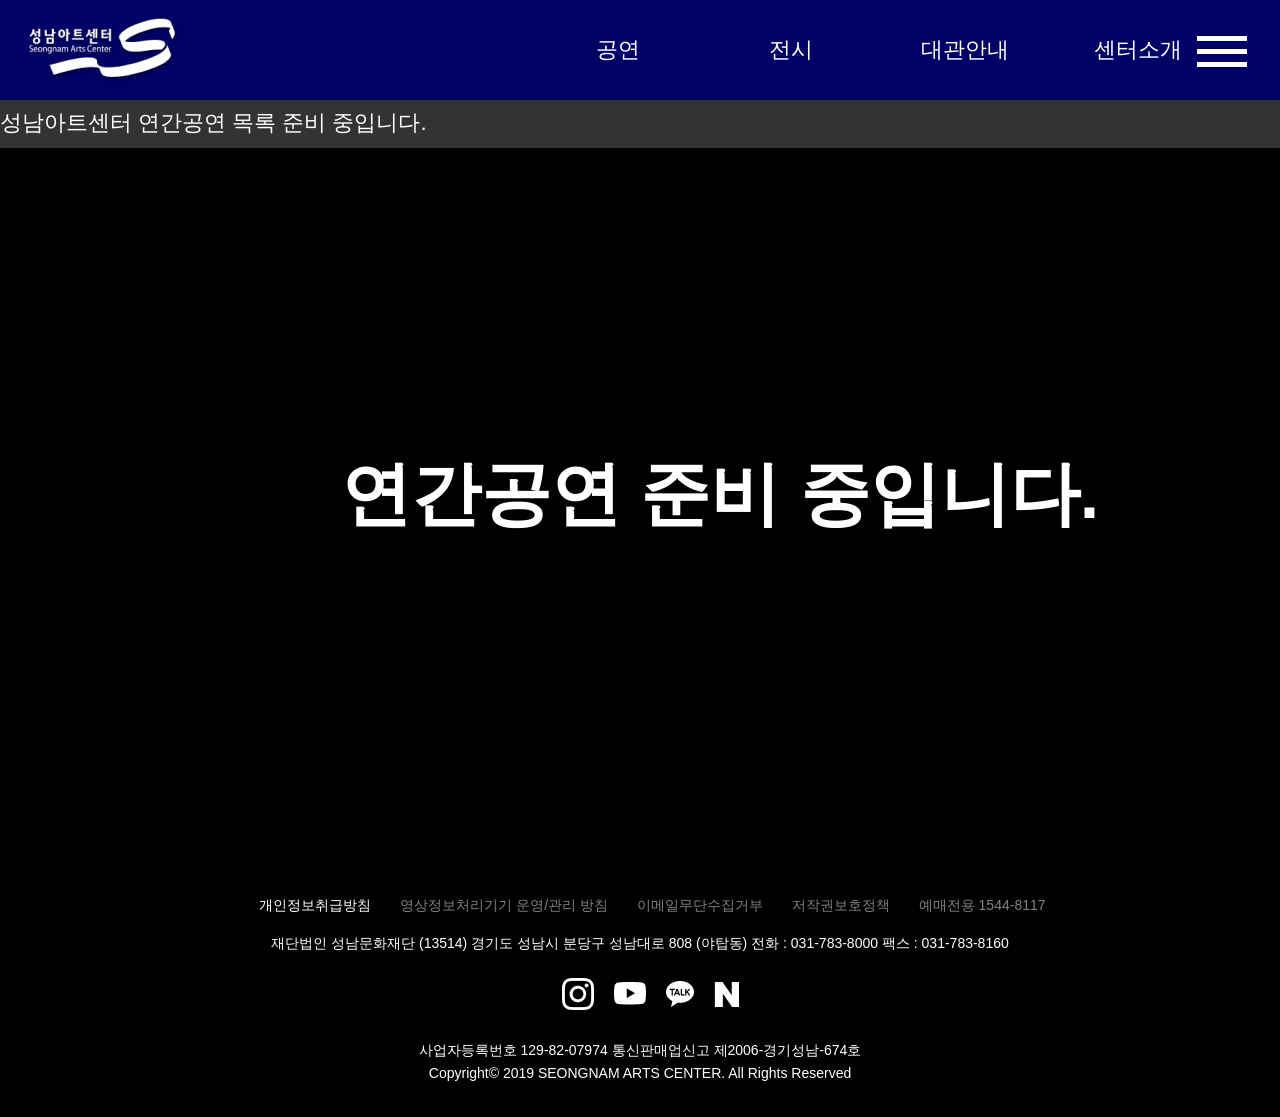
<file: product-01d-show.html>
<!DOCTYPE html>
<html lang="en">

<head>
    <meta charset="UTF-8">
    <meta http-equiv="X-UA-Compatible" content="IE=edge">
    <meta name="viewport" content="width=device-width, initial-scale=1.0">
    <title>성남아트센터 &#60; 연간공연 &#62;</title>
    <link rel="stylesheet" href="css/style.css">
    <!-- 목록 페이지 전용 style -->
    <link rel="stylesheet" href="/css/product-01-show.css">

    <!-- 제이쿼리 -->
    <script src="https://ajax.googleapis.com/ajax/libs/jquery/3.6.0/jquery.min.js"></script>
    <!-- app -->
    <script src="/js/app.js"></script>

</head>

<body id="product-01a-show">
  <!-- 헤더 파트 -->
  <header id="header">
    <div class="container">
      <div class="logo">
        <a href="index.html">
          <img src="images/logo.png" alt="LOGO">
        </a>
      </div>
      <nav id="header-gnb">
        <ul class="gnb">
          <li><a href="product-01a1-show.html">공연</a>
            <ul class="sub">
              <li><a href="product-01b-show.html">추천공연</a></li>
              <li><a href="product-01c-show.html">월간공연</a></li>
              <li><a href="product-01d-show.html">연간공연</a></li>
            </ul>
          </li>
          <li><a href="product-02a1-exhibition.html">전시</a>
            <ul class="sub">
              <li><a href="product-02b-exhibition.html">추천전시</a></li>
              <li><a href="product-02c-exhibition.html">월간전시</a></li>
              <li><a href="product-02d-exhibition.html">연간전시</a></li>
            </ul>
          </li>
          <li><a href="rental.html">대관안내</a>

          </li>
          <li><a href="company.html">센터소개</a>

          </li>
        </ul>
      </nav>
      <div id="toggle-menu-btn">
        <div class="hamburger">
          <span class="line"></span>
          <span class="line"></span>
          <span class="line"></span>
        </div>
      </div>


    </div>
  </header>

  <div id="toggle-menu">
    <div class="login-section">
      <form class="hidden profile" id="greeting">
        <img class="profile-img" src="images/profile.png" alt="프로필">
        <p id="name"></p>
        <button id="logout">로그아웃</button>
        <a href="./">
          <div class="academy">아카데미 수강확인</div>
        </a>
        <a href="./">
          <div class="cancel">예매확인 및 취소</div>
        </a>
        <a href="./">
          <div class="check">출석부</div>
        </a>
      </form>
      <form class="hidden" id="login-form">
        <div class="login-box">
          <input id="id" required type="text" placeholder="아이디">
          <input id="pw" required type="text" placeholder="비밀번호">
          <button id="login-btn">
            <img src="images/login-btn.png" alt="login-btn">
          </button>
        </div>
        <div class="login-info">

          <label for="idsave"><input type="checkbox" id="idsave"> 아이디 저장하기</label>
          <div class="signup">
            <span><a href="./">회원가입</a></span>
            <span>|</span>
            <span><a href="./">ID / PW 찾기</a></span>
          </div>
        </div>
        <div class="login-sns">
          <button><img src="images/naver.png" alt="naver"></button>
          <button><img src="images/kakaotalk.png" alt="kakaotalk"></button>
          <button><img src="images/facebook.png" alt="facebook"></button>
        </div>
      </form>
    </div>

    <ul id="toggle-gnb">
      <li><a href="product-01a1-show.html">공연</a>
        <button class="gnb-plus"><img src="images/gnb-plus.png" alt="gnb-plus"></button>
        <ul class="sub">
          <li><a href="product-01b-show.html">추천공연</a></li>
          <li><a href="product-01c-show.html">월간공연</a></li>
          <li><a href="product-01d-show.html">연간공연</a></li>
        </ul>
      </li>
      <li><a href="product-02a1-exhibition.html">전시</a>
        <button class="gnb-plus"><img src="images/gnb-plus.png" alt="gnb-plus"></button>
        <ul class="sub">
          <li><a href="product-02b-exhibition.html">추천전시</a></li>
          <li><a href="product-02c-exhibition.html">월간전시</a></li>
          <li><a href="product-02d-exhibition.html">연간전시</a></li>
        </ul>
      </li>
      <li><a href="rental.html">대관안내</a>

      </li>
      <li><a href="company.html">센터소개</a>

      </li>
      <li><a href="./">고객센터</a>
        <button class="gnb-plus"><img src="images/gnb-plus.png" alt="gnb-plus"></button>
        <ul class="sub">
          <li><a href="./">예매안내</a></li>
          <li><a href="./">공지사항</a></li>
          <li><a href="./">자주 묻는 질문</a></li>
          <li><a href="./">고객의 소리</a></li>
        </ul>
      </li>
    </ul>


  </div>


    <!-- 텍스트 파트 -->
    <section class="noticeT">

        <p class="PCOnly">성남아트센터 연간공연 목록 준비 중입니다.</p>
        <p class="mobileT">성남아트센터 연간공연 목록 준비 중입니다.</p>

    </section>

    <!-- 모바일 전용 공연 / 전시 버튼 -->
    <div class="MBtn">
        <a href="#">공연</a>
        <a href="#">전시</a>
    </div>

    <!-- 목록 파트 -->

    <div class="h1h1h1">
        <h1 class="h1h1">연간공연 준비 중입니다.</h1>
    </div>






    <footer>

        <div class="logo">
            <a href="./"><img src="images/footer_logo.png" alt="성남아트센터"></a>
        </div>

        <div class="secret">
            <a href="./"><span>개인정보취급방침</span></a>
            <a href="./"><span class="ccc">영상정보처리기기 운영&#47;관리 방침
                </span></a>
            <a href="./"><span class="ccc">이메일무단수집거부</span></a>
            <a href="./"><span class="ccc">저작권보호정책</span></a>
            <span class="ccc">예매전용 1544-8117</span>
        </div>

        <div class="address">
            <p>재단법인 성남문화재단 (13514) 경기도 성남시 분당구 성남대로 808 (야탑동) 전화 : 031-783-8000 팩스 : 031-783-8160</p>
        </div>

        <div id="line"></div>

        <div class="sns">
            <div class="sns-pro">
                <a href="https://www.instagram.com/seongnam_artscenter/" target="_blank"
                    rel="noopener noreferrer nofollow"><img src="images/instagram.png" alt="instagram" id="insta"></a>
                <a href="https://www.youtube.com/user/snartscenter" target="_blank"
                    rel="noopener noreferrer nofollow"><img src="images/youtube.png" alt="youtube" id="youtube"></a>
                <a id="kakao" href="https://pf.kakao.com/_rdAfxl" target="_blank"
                    rel="noopener noreferrer nofollow"><img src="images/kakao.png" alt="kakaotalk" id="kakaotalk"></a>
                <a href="https://blog.naver.com/snartc" target="_blank" rel="noopener noreferrer nofollow"><img
                        src="images/navrer.png" alt="naver" id="naver"></a>
            </div>
        </div>

        <div class="copyright">
            <p>사업자등록번호 129-82-07974 통신판매업신고 제2006-경기성남-674호</p>
            <p>Copyright© 2019 SEONGNAM ARTS CENTER. All Rights Reserved</p>
        </div>

    </footer>

</body>

</html>
</file>
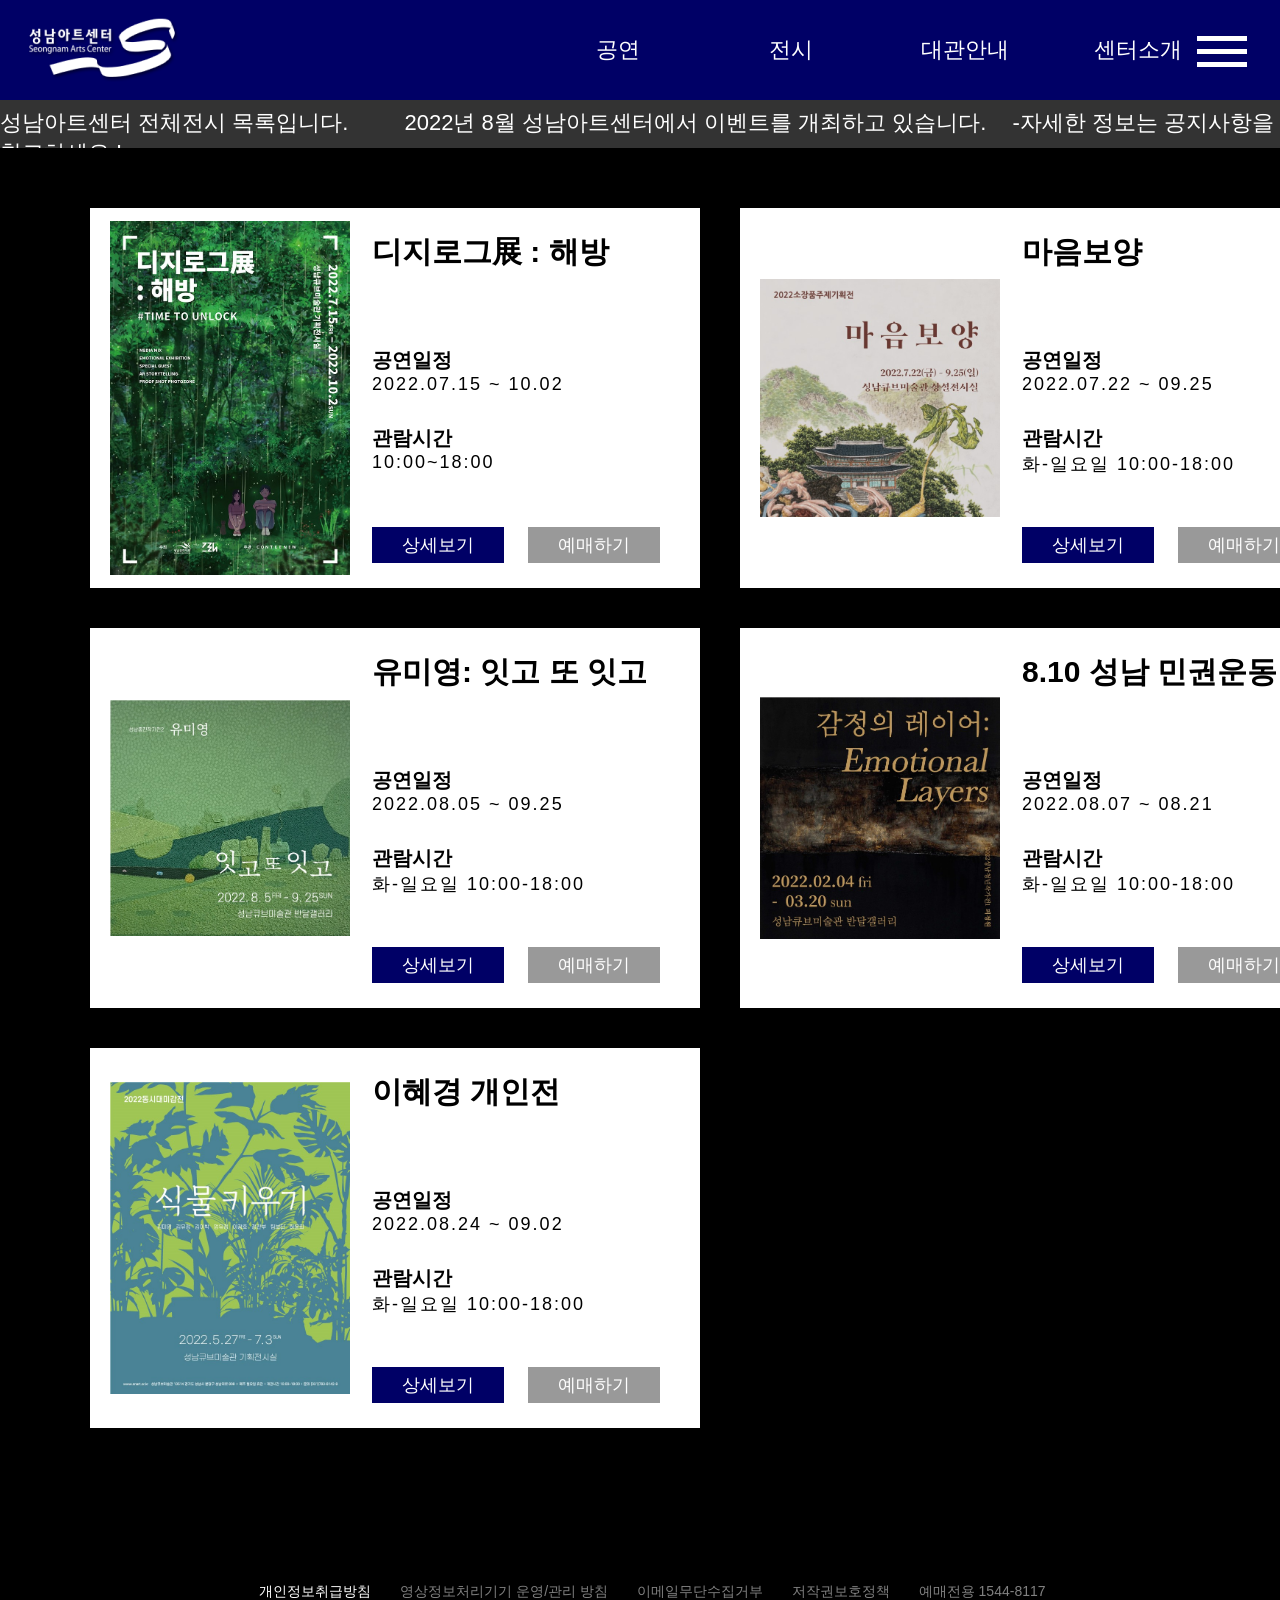
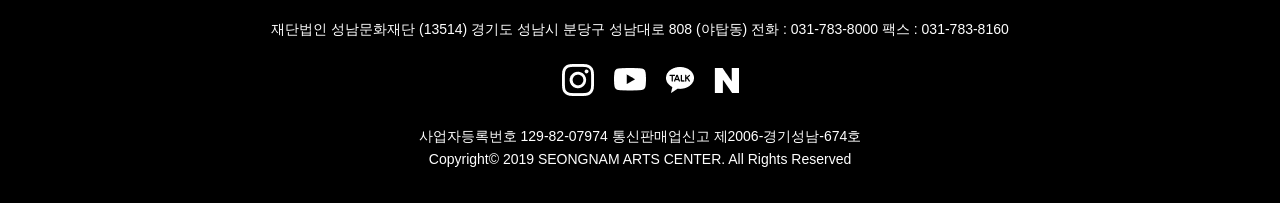
<file: product-02a1-exhibition.html>
<!DOCTYPE html>
<html lang="en">

<head>
  <meta charset="UTF-8">
  <meta http-equiv="X-UA-Compatible" content="IE=edge">
  <meta name="viewport" content="width=device-width, initial-scale=1.0">
  <title>성남아트센터 &#60; 전체 전시 -목록 1- &#62;</title>
<link rel="stylesheet" href="css/style.css">
  <!-- 목록 페이지 전용 style -->
  <link rel="stylesheet" href="./css/product-01-show.css">

  <!-- 제이쿼리 -->
  <script src="https://ajax.googleapis.com/ajax/libs/jquery/3.6.0/jquery.min.js"></script>
  <!-- app -->
  <script src="./js/app.js"></script>

</head>

<body id="product-01a-show">

  <!-- 헤더 파트 -->
  <header id="header">
    <div class="container">
      <div class="logo">
        <a href="index.html">
          <img src="images/logo.png" alt="LOGO">
        </a>
      </div>
      <nav id="header-gnb">
        <ul class="gnb">
          <li><a href="product-01a1-show.html">공연</a>
            <ul class="sub">
              <li><a href="product-01b-show.html">추천공연</a></li>
              <li><a href="product-01c-show.html">월간공연</a></li>
              <li><a href="product-01d-show.html">연간공연</a></li>
            </ul>
          </li>
          <li><a href="product-02a1-exhibition.html">전시</a>
            <ul class="sub">
              <li><a href="product-02b-exhibition.html">추천전시</a></li>
              <li><a href="product-02c-exhibition.html">월간전시</a></li>
              <li><a href="product-02d-exhibition.html">연간전시</a></li>
            </ul>
          </li>
          <li><a href="rental.html">대관안내</a>

          </li>
          <li><a href="company.html">센터소개</a>

          </li>
        </ul>
      </nav>
      <div id="toggle-menu-btn">
        <div class="hamburger">
          <span class="line"></span>
          <span class="line"></span>
          <span class="line"></span>
        </div>
      </div>


    </div>
  </header>

  <div id="toggle-menu">
    <div class="login-section">
      <form class="hidden profile" id="greeting">
        <img class="profile-img" src="images/profile.png" alt="프로필">
        <p id="name"></p>
        <button id="logout">로그아웃</button>
        <a href="./">
          <div class="academy">아카데미 수강확인</div>
        </a>
        <a href="./">
          <div class="cancel">예매확인 및 취소</div>
        </a>
        <a href="./">
          <div class="check">출석부</div>
        </a>
      </form>
      <form class="hidden" id="login-form">
        <div class="login-box">
          <input id="id" required type="text" placeholder="아이디">
          <input id="pw" required type="text" placeholder="비밀번호">
          <button id="login-btn">
            <img src="images/login-btn.png" alt="login-btn">
          </button>
        </div>
        <div class="login-info">

          <label for="idsave"><input type="checkbox" id="idsave"> 아이디 저장하기</label>
          <div class="signup">
            <span><a href="./">회원가입</a></span>
            <span>|</span>
            <span><a href="./">ID / PW 찾기</a></span>
          </div>
        </div>
        <div class="login-sns">
          <button><img src="images/naver.png" alt="naver"></button>
          <button><img src="images/kakaotalk.png" alt="kakaotalk"></button>
          <button><img src="images/facebook.png" alt="facebook"></button>
        </div>
      </form>
    </div>

    <ul id="toggle-gnb">
      <li><a href="product-01a1-show.html">공연</a>
        <button class="gnb-plus"><img src="images/gnb-plus.png" alt="gnb-plus"></button>
        <ul class="sub">
          <li><a href="product-01b-show.html">추천공연</a></li>
          <li><a href="product-01c-show.html">월간공연</a></li>
          <li><a href="product-01d-show.html">연간공연</a></li>
        </ul>
      </li>
      <li><a href="product-02a1-exhibition.html">전시</a>
        <button class="gnb-plus"><img src="images/gnb-plus.png" alt="gnb-plus"></button>
        <ul class="sub">
          <li><a href="product-02b-exhibition.html">추천전시</a></li>
          <li><a href="product-02c-exhibition.html">월간전시</a></li>
          <li><a href="product-02d-exhibition.html">연간전시</a></li>
        </ul>
      </li>
      <li><a href="rental.html">대관안내</a>

      </li>
      <li><a href="company.html">센터소개</a>

      </li>
      <li><a href="./">고객센터</a>
        <button class="gnb-plus"><img src="images/gnb-plus.png" alt="gnb-plus"></button>
        <ul class="sub">
          <li><a href="./">예매안내</a></li>
          <li><a href="./">공지사항</a></li>
          <li><a href="./">자주 묻는 질문</a></li>
          <li><a href="./">고객의 소리</a></li>
        </ul>
      </li>
    </ul>


  </div>

  <!-- 텍스트 파트 -->
  <section class="noticeT">

    <p class="PCOnly"><span class="ps0">성남아트센터 전체전시 목록입니다.</span> <span class="ps1">2022년 8월 성남아트센터에서 이벤트를 개최하고
        있습니다.</span> -자세한 정보는 공지사항을 참고하세요 !-</p>
    <p class="mobileT">성남아트센터 전체전시 목록입니다.</p>

  </section>

  <!-- 모바일 전용 공연 / 전시 버튼 -->
  <div class="MBtn">
    <a href="product-01a1-show.html">공연</a>
    <a href="product-02a1-exhibition.html">전시</a>
  </div>

  <!-- 목록 파트 -->
  <section id="product-list">
    <div class="container">

      <article id="row">
        <div class="col">

          <img class="rowImages" src="images/전시01.jpg" alt="pd01a1">

          <div class="tandb">

            <h2 class="rowTitle">디지로그展 : 해방</h2>

            <div class="sub1">
              <p class="rowSubtitle">공연일정</p>
              <p class="mintext">2022.07.15 ~ 10.02</p>
            </div>

            <div class="sub2">
              <p class="rowSubtitle">관람시간</p>
              <p class="mintext">10:00~18:00</p>
            </div>

            <div class="rowBtn">
              <a href="./detail/pdetail-13.html">상세보기</a>
              <a href="#">예매하기</a>
            </div>

          </div>

        </div>
      </article>

      <article id="row">
        <div class="col">

          <img class="rowImages" src="images/전시02.jpg" alt="pd01a1">

          <div class="tandb">

            <h2 class="rowTitle">마음보양</h2>

            <div class="sub1">
              <p class="rowSubtitle">공연일정</p>
              <p class="mintext">2022.07.22 ~ 09.25</p>
            </div>

            <div class="sub2">
              <p class="rowSubtitle">관람시간</p>
              <p class="mintext">화-일요일 10:00-18:00</p>
            </div>

            <div class="rowBtn">
              <a href="./detail/pdetail-14.html">상세보기</a>
              <a href="#">예매하기</a>
            </div>

          </div>

        </div>
      </article>

      <article id="row">
        <div class="col">

          <img class="rowImages" src="images/전시03.jpg" alt="pd01a1">

          <div class="tandb">

            <h2 class="rowTitle">유미영: 잇고 또 잇고</h2>

            <div class="sub1">
              <p class="rowSubtitle">공연일정</p>
              <p class="mintext">2022.08.05 ~ 09.25</p>
            </div>

            <div class="sub2">
              <p class="rowSubtitle">관람시간</p>
              <p class="mintext">화-일요일 10:00-18:00</p>
            </div>

            <div class="rowBtn">
              <a href="./detail/pdetail-15.html">상세보기</a>
              <a href="#">예매하기</a>
            </div>

          </div>

        </div>
      </article>

      <article id="row">
        <div class="col">

          <img class="rowImages" src="images/전시04.jpg" alt="pd01a1">

          <div class="tandb">

            <h2 class="rowTitle">8.10 성남 민권운동</h2>

            <div class="sub1">
              <p class="rowSubtitle">공연일정</p>
              <p class="mintext">2022.08.07 ~ 08.21</p>
            </div>

            <div class="sub2">
              <p class="rowSubtitle">관람시간</p>
              <p class="mintext">화-일요일 10:00-18:00</p>
            </div>

            <div class="rowBtn">
              <a href="./detail/pdetail-16.html">상세보기</a>
              <a href="#">예매하기</a>
            </div>

          </div>

        </div>
      </article>

      <article id="row">
        <div class="col">

          <img class="rowImages" src="images/전시05.jpg" alt="pd01a1">

          <div class="tandb">

            <h2 class="rowTitle">이혜경 개인전</h2>

            <div class="sub1">
              <p class="rowSubtitle">공연일정</p>
              <p class="mintext">2022.08.24 ~ 09.02</p>
            </div>

            <div class="sub2">
              <p class="rowSubtitle">관람시간</p>
              <p class="mintext">화-일요일 10:00-18:00</p>
            </div>

            <div class="rowBtn">
              <a href="./detail/pdetail-17.html">상세보기</a>
              <a href="#">예매하기</a>
            </div>

          </div>

        </div>
      </article>

    </div>
  </section>


  <footer>

    <div class="logo">
      <a href="./"><img src="images/footer_logo.png" alt="성남아트센터"></a>
    </div>

    <div class="secret">
      <a href="./"><span>개인정보취급방침</span></a>
      <a href="./"><span class="ccc">영상정보처리기기 운영&#47;관리 방침
        </span></a>
      <a href="./"><span class="ccc">이메일무단수집거부</span></a>
      <a href="./"><span class="ccc">저작권보호정책</span></a>
      <span class="ccc">예매전용 1544-8117</span>
    </div>

    <div class="address">
      <p>재단법인 성남문화재단 (13514) 경기도 성남시 분당구 성남대로 808 (야탑동) 전화 : 031-783-8000 팩스 : 031-783-8160</p>
    </div>

    <div id="line"></div>

    <div class="sns">
      <div class="sns-pro">
        <a href="https://www.instagram.com/seongnam_artscenter/" target="_blank" rel="noopener noreferrer nofollow"><img
            src="images/instagram.png" alt="instagram" id="insta"></a>
        <a href="https://www.youtube.com/user/snartscenter" target="_blank" rel="noopener noreferrer nofollow"><img
            src="images/youtube.png" alt="youtube" id="youtube"></a>
        <a id="kakao" href="https://pf.kakao.com/_rdAfxl" target="_blank" rel="noopener noreferrer nofollow"><img
            src="images/kakao.png" alt="kakaotalk" id="kakaotalk"></a>
        <a href="https://blog.naver.com/snartc" target="_blank" rel="noopener noreferrer nofollow"><img
            src="images/navrer.png" alt="naver" id="naver"></a>
      </div>
    </div>

    <div class="copyright">
      <p>사업자등록번호 129-82-07974 통신판매업신고 제2006-경기성남-674호</p>
      <p>Copyright© 2019 SEONGNAM ARTS CENTER. All Rights Reserved</p>
    </div>

  </footer>

</body>

</html>
</file>
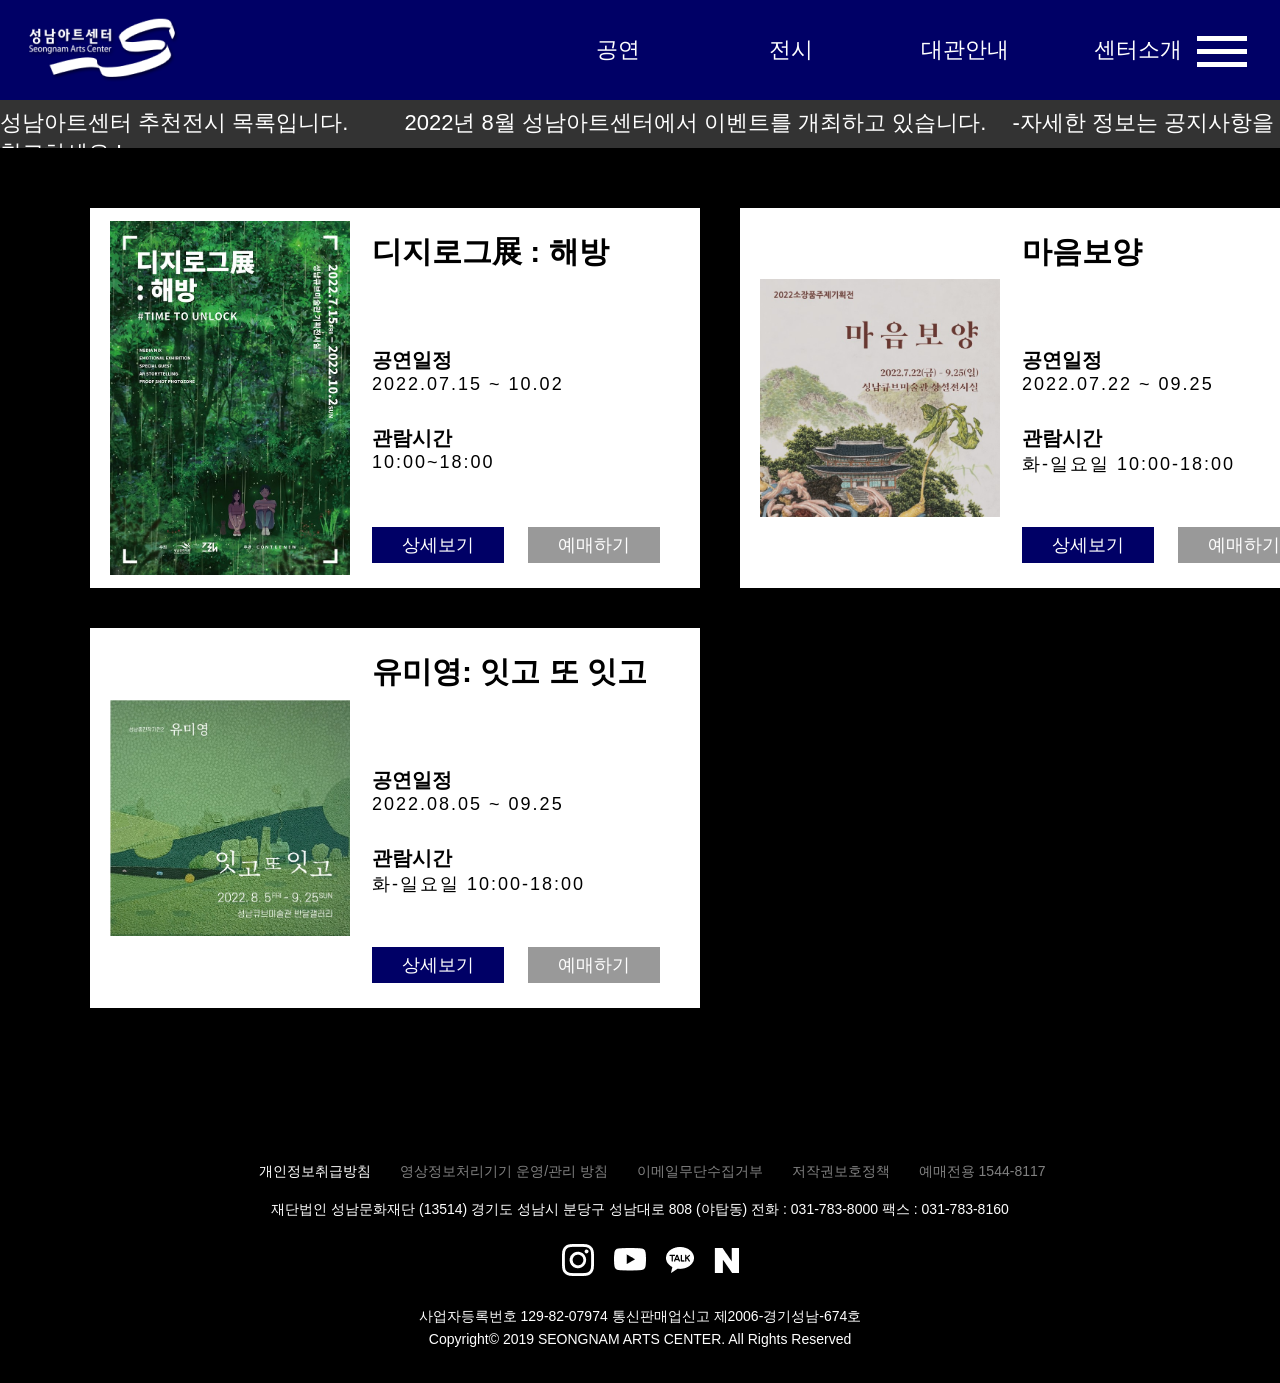
<file: product-02b-exhibition.html>
<!DOCTYPE html>
<html lang="en">

<head>
  <meta charset="UTF-8">
  <meta http-equiv="X-UA-Compatible" content="IE=edge">
  <meta name="viewport" content="width=device-width, initial-scale=1.0">
  <title>성남아트센터 &#60; 추천전시 &#62;</title>
  <link rel="stylesheet" href="css/style.css">
  <!-- 목록 페이지 전용 style -->
  <link rel="stylesheet" href="css/product-01-show.css">

  <!-- 제이쿼리 -->
  <script src="https://ajax.googleapis.com/ajax/libs/jquery/3.6.0/jquery.min.js"></script>
  <!-- app -->
  <script src="/js/app.js"></script>

</head>

<body id="product-01a-show">
  <!-- 헤더 파트 -->
  <header id="header">
    <div class="container">
      <div class="logo">
        <a href="index.html">
          <img src="images/logo.png" alt="LOGO">
        </a>
      </div>
      <nav id="header-gnb">
        <ul class="gnb">
          <li><a href="product-01a1-show.html">공연</a>
            <ul class="sub">
              <li><a href="product-01b-show.html">추천공연</a></li>
              <li><a href="product-01c-show.html">월간공연</a></li>
              <li><a href="product-01d-show.html">연간공연</a></li>
            </ul>
          </li>
          <li><a href="product-02a1-exhibition.html">전시</a>
            <ul class="sub">
              <li><a href="product-02b-exhibition.html">추천전시</a></li>
              <li><a href="product-02c-exhibition.html">월간전시</a></li>
              <li><a href="product-02d-exhibition.html">연간전시</a></li>
            </ul>
          </li>
          <li><a href="rental.html">대관안내</a>

          </li>
          <li><a href="company.html">센터소개</a>

          </li>
        </ul>
      </nav>
      <div id="toggle-menu-btn">
        <div class="hamburger">
          <span class="line"></span>
          <span class="line"></span>
          <span class="line"></span>
        </div>
      </div>


    </div>
  </header>

  <div id="toggle-menu">
    <div class="login-section">
      <form class="hidden profile" id="greeting">
        <img class="profile-img" src="images/profile.png" alt="프로필">
        <p id="name"></p>
        <button id="logout">로그아웃</button>
        <a href="./">
          <div class="academy">아카데미 수강확인</div>
        </a>
        <a href="./">
          <div class="cancel">예매확인 및 취소</div>
        </a>
        <a href="./">
          <div class="check">출석부</div>
        </a>
      </form>
      <form class="hidden" id="login-form">
        <div class="login-box">
          <input id="id" required type="text" placeholder="아이디">
          <input id="pw" required type="text" placeholder="비밀번호">
          <button id="login-btn">
            <img src="images/login-btn.png" alt="login-btn">
          </button>
        </div>
        <div class="login-info">

          <label for="idsave"><input type="checkbox" id="idsave"> 아이디 저장하기</label>
          <div class="signup">
            <span><a href="./">회원가입</a></span>
            <span>|</span>
            <span><a href="./">ID / PW 찾기</a></span>
          </div>
        </div>
        <div class="login-sns">
          <button><img src="images/naver.png" alt="naver"></button>
          <button><img src="images/kakaotalk.png" alt="kakaotalk"></button>
          <button><img src="images/facebook.png" alt="facebook"></button>
        </div>
      </form>
    </div>

    <ul id="toggle-gnb">
      <li><a href="product-01a1-show.html">공연</a>
        <button class="gnb-plus"><img src="images/gnb-plus.png" alt="gnb-plus"></button>
        <ul class="sub">
          <li><a href="product-01b-show.html">추천공연</a></li>
          <li><a href="product-01c-show.html">월간공연</a></li>
          <li><a href="product-01d-show.html">연간공연</a></li>
        </ul>
      </li>
      <li><a href="product-02a1-exhibition.html">전시</a>
        <button class="gnb-plus"><img src="images/gnb-plus.png" alt="gnb-plus"></button>
        <ul class="sub">
          <li><a href="product-02b-exhibition.html">추천전시</a></li>
          <li><a href="product-02c-exhibition.html">월간전시</a></li>
          <li><a href="product-02d-exhibition.html">연간전시</a></li>
        </ul>
      </li>
      <li><a href="rental.html">대관안내</a>

      </li>
      <li><a href="company.html">센터소개</a>

      </li>
      <li><a href="./">고객센터</a>
        <button class="gnb-plus"><img src="images/gnb-plus.png" alt="gnb-plus"></button>
        <ul class="sub">
          <li><a href="./">예매안내</a></li>
          <li><a href="./">공지사항</a></li>
          <li><a href="./">자주 묻는 질문</a></li>
          <li><a href="./">고객의 소리</a></li>
        </ul>
      </li>
    </ul>


  </div>


  <!-- 텍스트 파트 -->
  <section class="noticeT">

    <p class="PCOnly"><span class="ps0">성남아트센터 추천전시 목록입니다.</span> <span class="ps1">2022년 8월 성남아트센터에서 이벤트를 개최하고
        있습니다.</span> -자세한 정보는 공지사항을 참고하세요 !-</p>
    <p class="mobileT">성남아트센터 추천전시 목록입니다.</p>

  </section>

  <!-- 모바일 전용 공연 / 전시 버튼 -->
  <div class="MBtn">
    <a href="#">공연</a>
    <a href="#">전시</a>
  </div>

  <!-- 목록 파트 -->
  <section id="product-list">
    <div class="container">

      <article id="row">
        <div class="col">

          <img class="rowImages" src="images/전시01.jpg" alt="pd01a1">

          <div class="tandb">

            <h2 class="rowTitle">디지로그展 : 해방</h2>

            <div class="sub1">
              <p class="rowSubtitle">공연일정</p>
              <p class="mintext">2022.07.15 ~ 10.02</p>
            </div>

            <div class="sub2">
              <p class="rowSubtitle">관람시간</p>
              <p class="mintext">10:00~18:00</p>
            </div>

            <div class="rowBtn">
              <a href="./detail/pdetail-13.html">상세보기</a>
              <a href="#">예매하기</a>
            </div>

          </div>

        </div>
      </article>

      <article id="row">
        <div class="col">

          <img class="rowImages" src="images/전시02.jpg" alt="pd01a1">

          <div class="tandb">

            <h2 class="rowTitle">마음보양</h2>

            <div class="sub1">
              <p class="rowSubtitle">공연일정</p>
              <p class="mintext">2022.07.22 ~ 09.25</p>
            </div>

            <div class="sub2">
              <p class="rowSubtitle">관람시간</p>
              <p class="mintext">화-일요일 10:00-18:00</p>
            </div>

            <div class="rowBtn">
              <a href="./detail/pdetail-14.html">상세보기</a>
              <a href="#">예매하기</a>
            </div>

          </div>

        </div>
      </article>

      <article id="row">
        <div class="col">

          <img class="rowImages" src="images/전시03.jpg" alt="pd01a1">

          <div class="tandb">

            <h2 class="rowTitle">유미영: 잇고 또 잇고</h2>

            <div class="sub1">
              <p class="rowSubtitle">공연일정</p>
              <p class="mintext">2022.08.05 ~ 09.25</p>
            </div>

            <div class="sub2">
              <p class="rowSubtitle">관람시간</p>
              <p class="mintext">화-일요일 10:00-18:00</p>
            </div>

            <div class="rowBtn">
              <a href="./detail/pdetail-15.html">상세보기</a>
              <a href="#">예매하기</a>
            </div>

          </div>

        </div>
      </article>

    </div>
  </section>


  <footer>

    <div class="logo">
      <a href="./"><img src="images/footer_logo.png" alt="성남아트센터"></a>
    </div>

    <div class="secret">
      <a href="./"><span>개인정보취급방침</span></a>
      <a href="./"><span class="ccc">영상정보처리기기 운영&#47;관리 방침
        </span></a>
      <a href="./"><span class="ccc">이메일무단수집거부</span></a>
      <a href="./"><span class="ccc">저작권보호정책</span></a>
      <span class="ccc">예매전용 1544-8117</span>
    </div>

    <div class="address">
      <p>재단법인 성남문화재단 (13514) 경기도 성남시 분당구 성남대로 808 (야탑동) 전화 : 031-783-8000 팩스 : 031-783-8160</p>
    </div>

    <div id="line"></div>

    <div class="sns">
      <div class="sns-pro">
        <a href="https://www.instagram.com/seongnam_artscenter/" target="_blank" rel="noopener noreferrer nofollow"><img
            src="images/instagram.png" alt="instagram" id="insta"></a>
        <a href="https://www.youtube.com/user/snartscenter" target="_blank" rel="noopener noreferrer nofollow"><img
            src="images/youtube.png" alt="youtube" id="youtube"></a>
        <a id="kakao" href="https://pf.kakao.com/_rdAfxl" target="_blank" rel="noopener noreferrer nofollow"><img
            src="images/kakao.png" alt="kakaotalk" id="kakaotalk"></a>
        <a href="https://blog.naver.com/snartc" target="_blank" rel="noopener noreferrer nofollow"><img
            src="images/navrer.png" alt="naver" id="naver"></a>
      </div>
    </div>

    <div class="copyright">
      <p>사업자등록번호 129-82-07974 통신판매업신고 제2006-경기성남-674호</p>
      <p>Copyright© 2019 SEONGNAM ARTS CENTER. All Rights Reserved</p>
    </div>

  </footer>

</body>

</html>
</file>
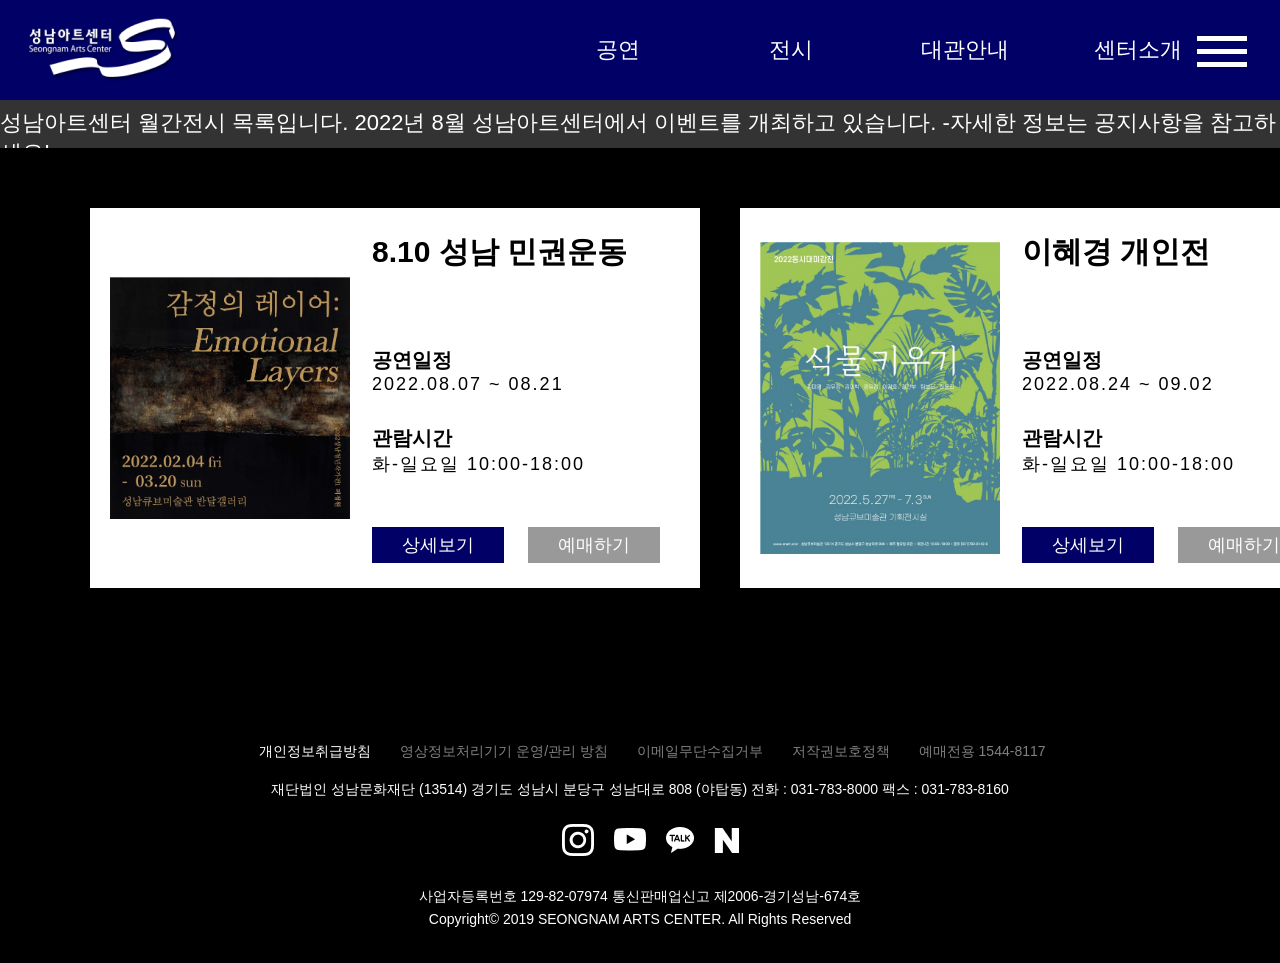
<file: product-02c-exhibition.html>
<!DOCTYPE html>
<html lang="en">

<head>
  <meta charset="UTF-8">
  <meta http-equiv="X-UA-Compatible" content="IE=edge">
  <meta name="viewport" content="width=device-width, initial-scale=1.0">
  <title>성남아트센터 &#60; 월간전시 &#62;</title>
  <link rel="stylesheet" href="css/style.css">
  <!-- 목록 페이지 전용 style -->
  <link rel="stylesheet" href="/css/product-01-show.css">

  <!-- 제이쿼리 -->
  <script src="https://ajax.googleapis.com/ajax/libs/jquery/3.6.0/jquery.min.js"></script>
  <!-- app -->
  <script src="/js/app.js"></script>

</head>

<body id="product-01a-show">

   <!-- 헤더 파트 -->
   <header id="header">
    <div class="container">
      <div class="logo">
        <a href="index.html">
          <img src="images/logo.png" alt="LOGO">
        </a>
      </div>
      <nav id="header-gnb">
        <ul class="gnb">
          <li><a href="product-01a1-show.html">공연</a>
            <ul class="sub">
              <li><a href="product-01b-show.html">추천공연</a></li>
              <li><a href="product-01c-show.html">월간공연</a></li>
              <li><a href="product-01d-show.html">연간공연</a></li>
            </ul>
          </li>
          <li><a href="product-02a1-exhibition.html">전시</a>
            <ul class="sub">
              <li><a href="product-02b-exhibition.html">추천전시</a></li>
              <li><a href="product-02c-exhibition.html">월간전시</a></li>
              <li><a href="product-02d-exhibition.html">연간전시</a></li>
            </ul>
          </li>
          <li><a href="rental.html">대관안내</a>

          </li>
          <li><a href="company.html">센터소개</a>

          </li>
        </ul>
      </nav>
      <div id="toggle-menu-btn">
        <div class="hamburger">
          <span class="line"></span>
          <span class="line"></span>
          <span class="line"></span>
        </div>
      </div>


    </div>
  </header>

  <div id="toggle-menu">
    <div class="login-section">
      <form class="hidden profile" id="greeting">
        <img class="profile-img" src="images/profile.png" alt="프로필">
        <p id="name"></p>
        <button id="logout">로그아웃</button>
        <a href="./">
          <div class="academy">아카데미 수강확인</div>
        </a>
        <a href="./">
          <div class="cancel">예매확인 및 취소</div>
        </a>
        <a href="./">
          <div class="check">출석부</div>
        </a>
      </form>
      <form class="hidden" id="login-form">
        <div class="login-box">
          <input id="id" required type="text" placeholder="아이디">
          <input id="pw" required type="text" placeholder="비밀번호">
          <button id="login-btn">
            <img src="images/login-btn.png" alt="login-btn">
          </button>
        </div>
        <div class="login-info">

          <label for="idsave"><input type="checkbox" id="idsave"> 아이디 저장하기</label>
          <div class="signup">
            <span><a href="./">회원가입</a></span>
            <span>|</span>
            <span><a href="./">ID / PW 찾기</a></span>
          </div>
        </div>
        <div class="login-sns">
          <button><img src="images/naver.png" alt="naver"></button>
          <button><img src="images/kakaotalk.png" alt="kakaotalk"></button>
          <button><img src="images/facebook.png" alt="facebook"></button>
        </div>
      </form>
    </div>

    <ul id="toggle-gnb">
      <li><a href="product-01a1-show.html">공연</a>
        <button class="gnb-plus"><img src="images/gnb-plus.png" alt="gnb-plus"></button>
        <ul class="sub">
          <li><a href="product-01b-show.html">추천공연</a></li>
          <li><a href="product-01c-show.html">월간공연</a></li>
          <li><a href="product-01d-show.html">연간공연</a></li>
        </ul>
      </li>
      <li><a href="product-02a1-exhibition.html">전시</a>
        <button class="gnb-plus"><img src="images/gnb-plus.png" alt="gnb-plus"></button>
        <ul class="sub">
          <li><a href="product-02b-exhibition.html">추천전시</a></li>
          <li><a href="product-02c-exhibition.html">월간전시</a></li>
          <li><a href="product-02d-exhibition.html">연간전시</a></li>
        </ul>
      </li>
      <li><a href="rental.html">대관안내</a>

      </li>
      <li><a href="company.html">센터소개</a>

      </li>
      <li><a href="./">고객센터</a>
        <button class="gnb-plus"><img src="images/gnb-plus.png" alt="gnb-plus"></button>
        <ul class="sub">
          <li><a href="./">예매안내</a></li>
          <li><a href="./">공지사항</a></li>
          <li><a href="./">자주 묻는 질문</a></li>
          <li><a href="./">고객의 소리</a></li>
        </ul>
      </li>
    </ul>


  </div>


  <!-- 텍스트 파트 -->
  <section class="noticeT">

    <p class="PCOnly">성남아트센터 월간전시 목록입니다. 2022년 8월 성남아트센터에서 이벤트를 개최하고 있습니다. -자세한 정보는 공지사항을 참고하세요!-</p>
    <p class="mobileT">성남아트센터 월간전시 목록입니다.</p>

  </section>

  <!-- 모바일 전용 공연 / 전시 버튼 -->
  <div class="MBtn">
    <a href="#">공연</a>
    <a href="#">전시</a>
  </div>

  <!-- 목록 파트 -->
  <section id="product-list">
    <div class="container">

      <article id="row">
        <div class="col">

          <img class="rowImages" src="images/전시04.jpg" alt="pd01a1">

          <div class="tandb">

            <h2 class="rowTitle">8.10 성남 민권운동</h2>

            <div class="sub1">
              <p class="rowSubtitle">공연일정</p>
              <p class="mintext">2022.08.07 ~ 08.21</p>
            </div>

            <div class="sub2">
              <p class="rowSubtitle">관람시간</p>
              <p class="mintext">화-일요일 10:00-18:00</p>
            </div>

            <div class="rowBtn">
              <a href="./detail/pdetail-16.html">상세보기</a>
              <a href="#">예매하기</a>
            </div>

          </div>

        </div>
      </article>

      <article id="row">
        <div class="col">

          <img class="rowImages" src="images/전시05.jpg" alt="pd01a1">

          <div class="tandb">

            <h2 class="rowTitle">이혜경 개인전</h2>

            <div class="sub1">
              <p class="rowSubtitle">공연일정</p>
              <p class="mintext">2022.08.24 ~ 09.02</p>
            </div>

            <div class="sub2">
              <p class="rowSubtitle">관람시간</p>
              <p class="mintext">화-일요일 10:00-18:00</p>
            </div>

            <div class="rowBtn">
              <a href="./detail/pdetail-17.html">상세보기</a>
              <a href="#">예매하기</a>
            </div>

          </div>

        </div>
      </article>

    </div>
  </section>


  <footer>

    <div class="logo">
      <a href="./"><img src="images/footer_logo.png" alt="성남아트센터"></a>
    </div>

    <div class="secret">
      <a href="./"><span>개인정보취급방침</span></a>
      <a href="./"><span class="ccc">영상정보처리기기 운영&#47;관리 방침
        </span></a>
      <a href="./"><span class="ccc">이메일무단수집거부</span></a>
      <a href="./"><span class="ccc">저작권보호정책</span></a>
      <span class="ccc">예매전용 1544-8117</span>
    </div>

    <div class="address">
      <p>재단법인 성남문화재단 (13514) 경기도 성남시 분당구 성남대로 808 (야탑동) 전화 : 031-783-8000 팩스 : 031-783-8160</p>
    </div>

    <div id="line"></div>

    <div class="sns">
      <div class="sns-pro">
        <a href="https://www.instagram.com/seongnam_artscenter/" target="_blank" rel="noopener noreferrer nofollow"><img
            src="images/instagram.png" alt="instagram" id="insta"></a>
        <a href="https://www.youtube.com/user/snartscenter" target="_blank" rel="noopener noreferrer nofollow"><img
            src="images/youtube.png" alt="youtube" id="youtube"></a>
        <a id="kakao" href="https://pf.kakao.com/_rdAfxl" target="_blank" rel="noopener noreferrer nofollow"><img
            src="images/kakao.png" alt="kakaotalk" id="kakaotalk"></a>
        <a href="https://blog.naver.com/snartc" target="_blank" rel="noopener noreferrer nofollow"><img
            src="images/navrer.png" alt="naver" id="naver"></a>
      </div>
    </div>

    <div class="copyright">
      <p>사업자등록번호 129-82-07974 통신판매업신고 제2006-경기성남-674호</p>
      <p>Copyright© 2019 SEONGNAM ARTS CENTER. All Rights Reserved</p>
    </div>

  </footer>

</body>

</html>
</file>
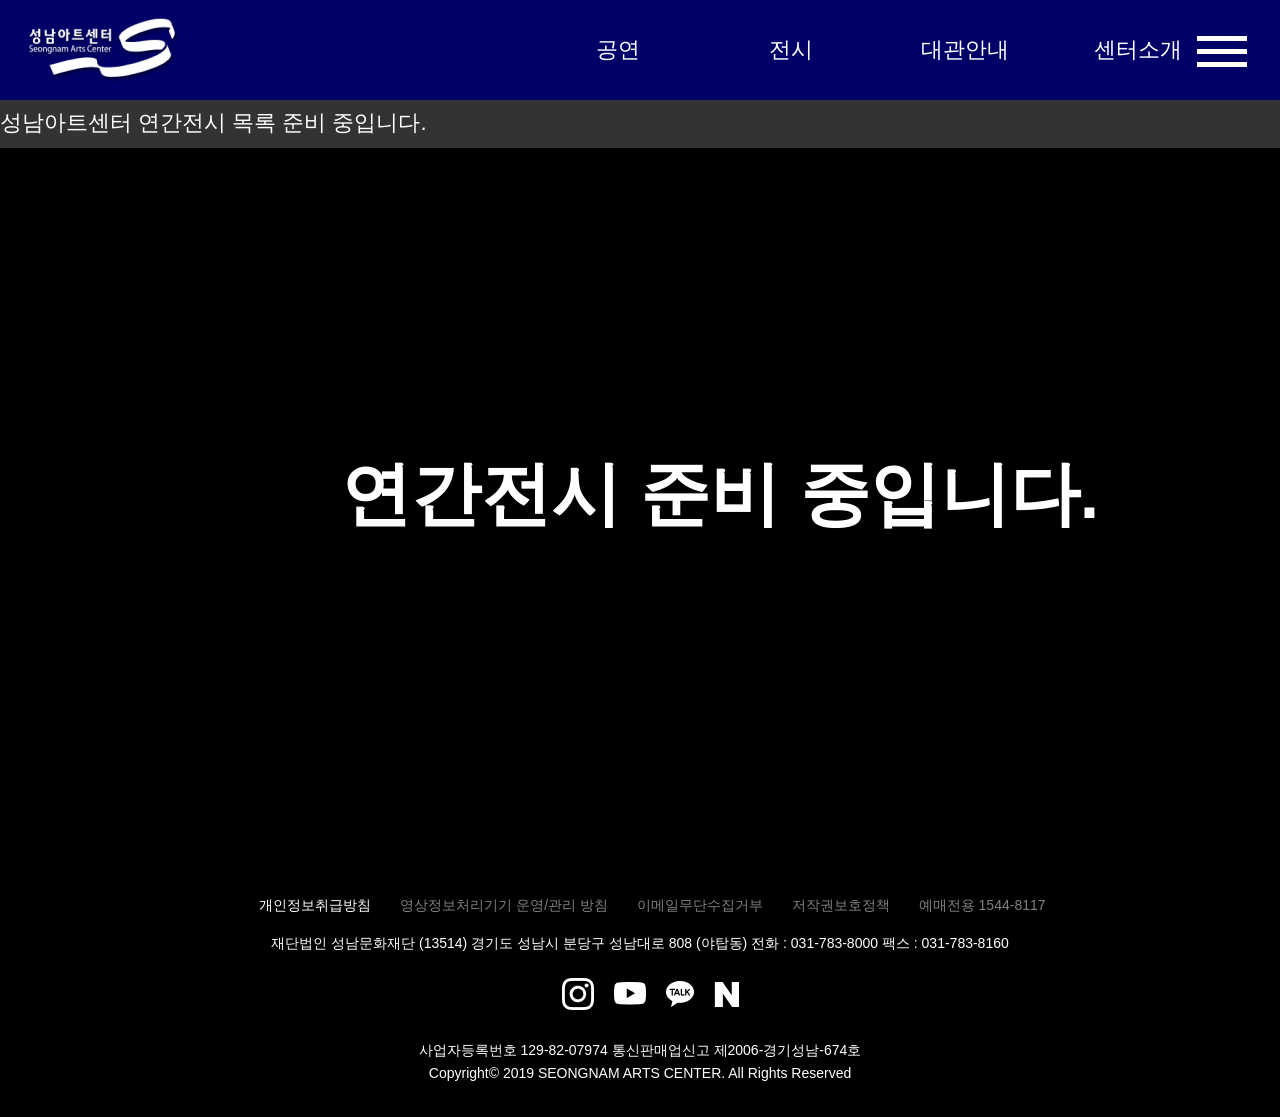
<file: product-02d-exhibition.html>
<!DOCTYPE html>
<html lang="en">

<head>
    <meta charset="UTF-8">
    <meta http-equiv="X-UA-Compatible" content="IE=edge">
    <meta name="viewport" content="width=device-width, initial-scale=1.0">
    <title>성남아트센터 &#60; 연간전시 &#62;</title>
    <link rel="stylesheet" href="css/style.css">
    <!-- 목록 페이지 전용 style -->
    <link rel="stylesheet" href="/css/product-01-show.css">

    <!-- 제이쿼리 -->
    <script src="https://ajax.googleapis.com/ajax/libs/jquery/3.6.0/jquery.min.js"></script>
    <!-- app -->
    <script src="/js/app.js"></script>

</head>

<body id="product-01a-show">

  <!-- 헤더 파트 -->
  <header id="header">
    <div class="container">
      <div class="logo">
        <a href="index.html">
          <img src="images/logo.png" alt="LOGO">
        </a>
      </div>
      <nav id="header-gnb">
        <ul class="gnb">
          <li><a href="product-01a1-show.html">공연</a>
            <ul class="sub">
              <li><a href="product-01b-show.html">추천공연</a></li>
              <li><a href="product-01c-show.html">월간공연</a></li>
              <li><a href="product-01d-show.html">연간공연</a></li>
            </ul>
          </li>
          <li><a href="product-02a1-exhibition.html">전시</a>
            <ul class="sub">
              <li><a href="product-02b-exhibition.html">추천전시</a></li>
              <li><a href="product-02c-exhibition.html">월간전시</a></li>
              <li><a href="product-02d-exhibition.html">연간전시</a></li>
            </ul>
          </li>
          <li><a href="rental.html">대관안내</a>

          </li>
          <li><a href="company.html">센터소개</a>

          </li>
        </ul>
      </nav>
      <div id="toggle-menu-btn">
        <div class="hamburger">
          <span class="line"></span>
          <span class="line"></span>
          <span class="line"></span>
        </div>
      </div>


    </div>
  </header>

  <div id="toggle-menu">
    <div class="login-section">
      <form class="hidden profile" id="greeting">
        <img class="profile-img" src="images/profile.png" alt="프로필">
        <p id="name"></p>
        <button id="logout">로그아웃</button>
        <a href="./">
          <div class="academy">아카데미 수강확인</div>
        </a>
        <a href="./">
          <div class="cancel">예매확인 및 취소</div>
        </a>
        <a href="./">
          <div class="check">출석부</div>
        </a>
      </form>
      <form class="hidden" id="login-form">
        <div class="login-box">
          <input id="id" required type="text" placeholder="아이디">
          <input id="pw" required type="text" placeholder="비밀번호">
          <button id="login-btn">
            <img src="images/login-btn.png" alt="login-btn">
          </button>
        </div>
        <div class="login-info">

          <label for="idsave"><input type="checkbox" id="idsave"> 아이디 저장하기</label>
          <div class="signup">
            <span><a href="./">회원가입</a></span>
            <span>|</span>
            <span><a href="./">ID / PW 찾기</a></span>
          </div>
        </div>
        <div class="login-sns">
          <button><img src="images/naver.png" alt="naver"></button>
          <button><img src="images/kakaotalk.png" alt="kakaotalk"></button>
          <button><img src="images/facebook.png" alt="facebook"></button>
        </div>
      </form>
    </div>

    <ul id="toggle-gnb">
      <li><a href="product-01a1-show.html">공연</a>
        <button class="gnb-plus"><img src="images/gnb-plus.png" alt="gnb-plus"></button>
        <ul class="sub">
          <li><a href="product-01b-show.html">추천공연</a></li>
          <li><a href="product-01c-show.html">월간공연</a></li>
          <li><a href="product-01d-show.html">연간공연</a></li>
        </ul>
      </li>
      <li><a href="product-02a1-exhibition.html">전시</a>
        <button class="gnb-plus"><img src="images/gnb-plus.png" alt="gnb-plus"></button>
        <ul class="sub">
          <li><a href="product-02b-exhibition.html">추천전시</a></li>
          <li><a href="product-02c-exhibition.html">월간전시</a></li>
          <li><a href="product-02d-exhibition.html">연간전시</a></li>
        </ul>
      </li>
      <li><a href="rental.html">대관안내</a>

      </li>
      <li><a href="company.html">센터소개</a>

      </li>
      <li><a href="./">고객센터</a>
        <button class="gnb-plus"><img src="images/gnb-plus.png" alt="gnb-plus"></button>
        <ul class="sub">
          <li><a href="./">예매안내</a></li>
          <li><a href="./">공지사항</a></li>
          <li><a href="./">자주 묻는 질문</a></li>
          <li><a href="./">고객의 소리</a></li>
        </ul>
      </li>
    </ul>


  </div>


    <!-- 텍스트 파트 -->
    <section class="noticeT">

        <p class="PCOnly">성남아트센터 연간전시 목록 준비 중입니다.</p>
        <p class="mobileT">성남아트센터 연간전시 목록 준비 중입니다.</p>

    </section>

    <!-- 모바일 전용 공연 / 전시 버튼 -->
    <div class="MBtn">
        <a href="#">공연</a>
        <a href="#">전시</a>
    </div>

    <!-- 목록 파트 -->

    <div class="h1h1h1">
        <h1 class="h1h1">연간전시 준비 중입니다.</h1>
    </div>






    <footer>

        <div class="logo">
            <a href="./"><img src="images/footer_logo.png" alt="성남아트센터"></a>
        </div>

        <div class="secret">
            <a href="./"><span>개인정보취급방침</span></a>
            <a href="./"><span class="ccc">영상정보처리기기 운영&#47;관리 방침
                </span></a>
            <a href="./"><span class="ccc">이메일무단수집거부</span></a>
            <a href="./"><span class="ccc">저작권보호정책</span></a>
            <span class="ccc">예매전용 1544-8117</span>
        </div>

        <div class="address">
            <p>재단법인 성남문화재단 (13514) 경기도 성남시 분당구 성남대로 808 (야탑동) 전화 : 031-783-8000 팩스 : 031-783-8160</p>
        </div>

        <div id="line"></div>

        <div class="sns">
            <div class="sns-pro">
                <a href="https://www.instagram.com/seongnam_artscenter/" target="_blank"
                    rel="noopener noreferrer nofollow"><img src="images/instagram.png" alt="instagram" id="insta"></a>
                <a href="https://www.youtube.com/user/snartscenter" target="_blank"
                    rel="noopener noreferrer nofollow"><img src="images/youtube.png" alt="youtube" id="youtube"></a>
                <a id="kakao" href="https://pf.kakao.com/_rdAfxl" target="_blank"
                    rel="noopener noreferrer nofollow"><img src="images/kakao.png" alt="kakaotalk" id="kakaotalk"></a>
                <a href="https://blog.naver.com/snartc" target="_blank" rel="noopener noreferrer nofollow"><img
                        src="images/navrer.png" alt="naver" id="naver"></a>
            </div>
        </div>

        <div class="copyright">
            <p>사업자등록번호 129-82-07974 통신판매업신고 제2006-경기성남-674호</p>
            <p>Copyright© 2019 SEONGNAM ARTS CENTER. All Rights Reserved</p>
        </div>

    </footer>

</body>

</html>
</file>
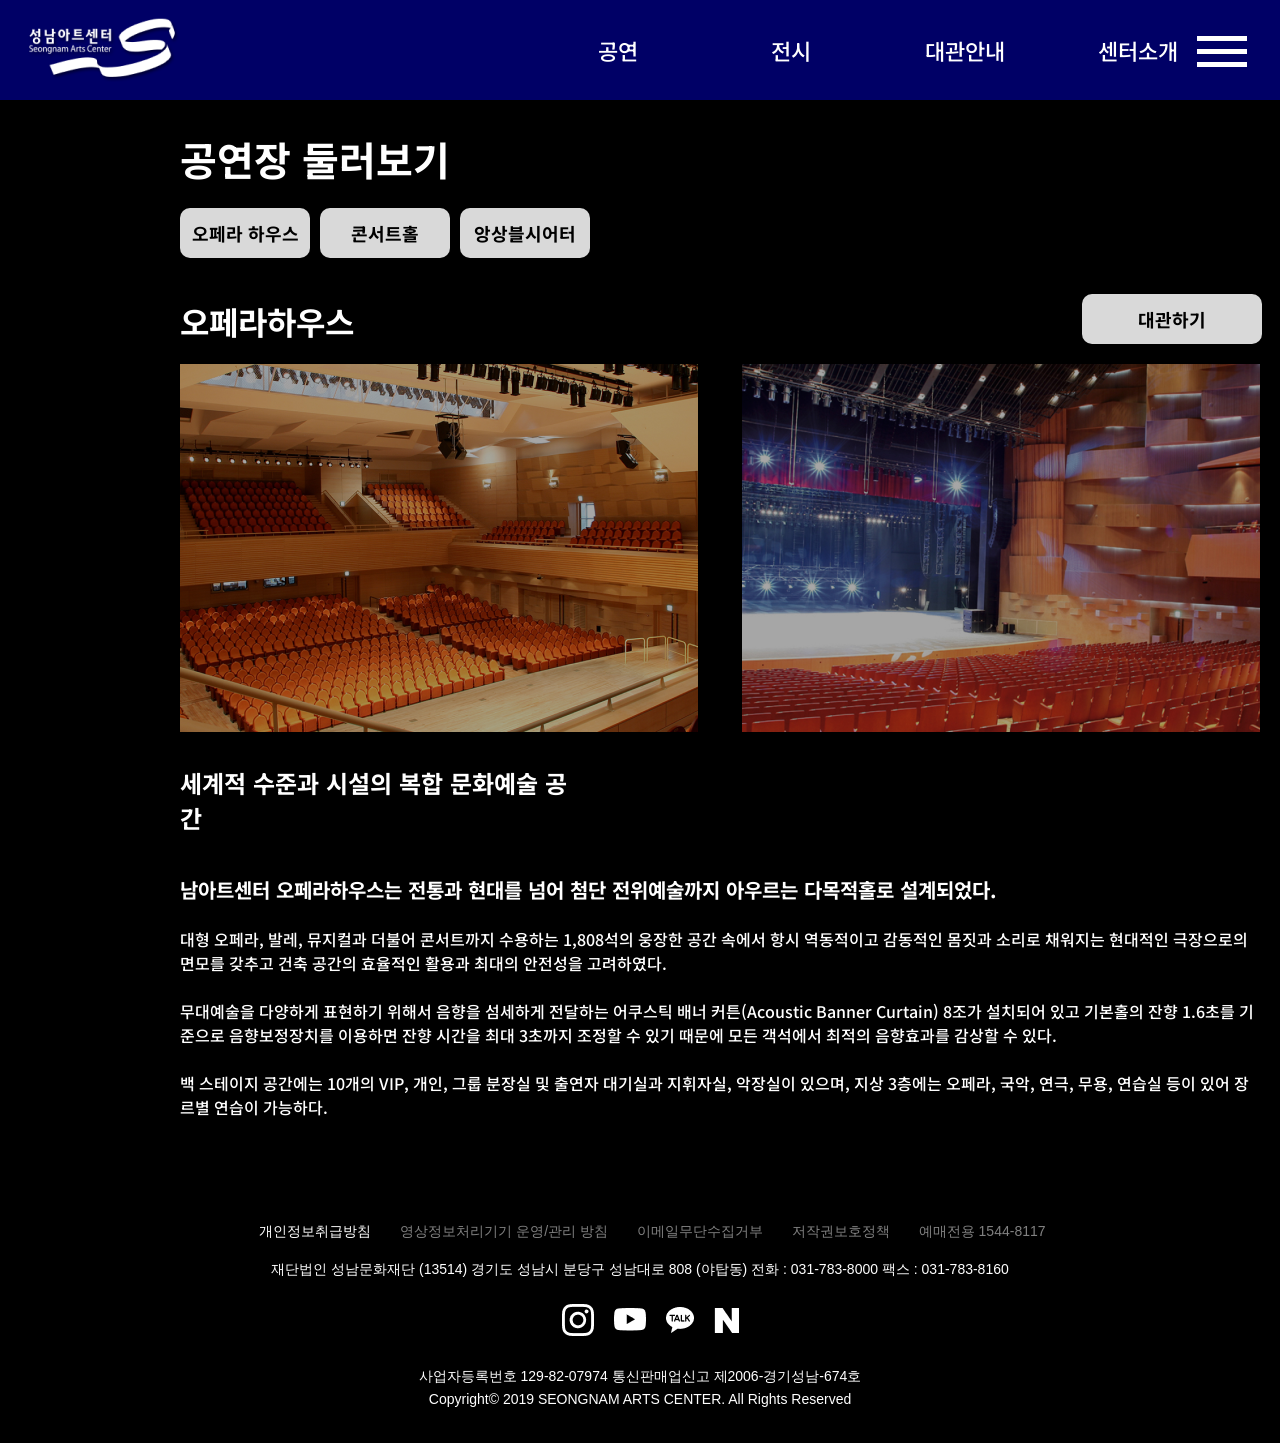
<file: rental.html>
<!DOCTYPE html>
<html lang="ko">

<head>
	<meta charset="UTF-8">
	<meta http-equiv="X-UA-Compatible" content="IE=edge">
	<meta name="viewport" content="width=device-width, initial-scale=1.0">
	<title>성남아트센터</title>
	<!-- font -->
	<link
		href="https://fonts.googleapis.com/css2?family=Noto+Sans+KR:wght@400;700&family=Noto+Serif:wght@400;700&display=swap"
		rel="stylesheet">
	<!-- swiper -->
	<link rel="stylesheet" href="https://cdn.jsdelivr.net/npm/swiper@8/swiper-bundle.min.css" />
	<!-- css -->
	<link rel="stylesheet" href="css/style.css">

	<script src="https://ajax.googleapis.com/ajax/libs/jquery/3.6.0/jquery.min.js"></script>
	<!-- swiper -->
	<script src="https://unpkg.com/swiper/swiper-bundle.min.js"></script>
	<script src="js/app.js"></script>
	<!-- 모바일버전 js코드 -->
	<script media="screen and (max-width: 375px)" src="js/app_mobile.js"></script>
</head>

<body>

    <header id="header">
        <div class="container">
            <div class="logo">
                <a href="index.html">
                    <img src="images/logo.png" alt="LOGO">
                </a>
            </div>
            <nav id="header-gnb">
                <ul class="gnb">
                    <li><a href="product-01a1-show.html">공연</a>
                        <ul class="sub">
                            <li><a href="product-01b-show.html">추천공연</a></li>
                            <li><a href="product-01c-show.html">월간공연</a></li>
                            <li><a href="product-01d-show.html">연간공연</a></li>
                        </ul>
                    </li>
                    <li><a href="product-02a1-exhibition.html">전시</a>
                        <ul class="sub">
                            <li><a href="product-02b-exhibition.html">추천전시</a></li>
                            <li><a href="product-02c-exhibition.html">월간전시</a></li>
                            <li><a href="product-02d-exhibition.html">연간전시</a></li>
                        </ul>
                    </li>
                    <li><a href="rental.html">대관안내</a>

                    </li>
                    <li><a href="company.html">센터소개</a>

                    </li>
                </ul>
            </nav>
            <div id="toggle-menu-btn">
                <div class="hamburger">
                    <span class="line"></span>
                    <span class="line"></span>
                    <span class="line"></span>
                </div>
            </div>


        </div>
    </header>

    <div id="toggle-menu">
        <div class="login-section">
            <form class="hidden profile" id="greeting">
                <img class="profile-img" src="images/profile.png" alt="프로필">
                <p id="name"></p>
                <button id="logout">로그아웃</button>
                <a href="./">
                    <div class="academy">아카데미 수강확인</div>
                </a>
                <a href="./">
                    <div class="cancel">예매확인 및 취소</div>
                </a>
                <a href="./">
                    <div class="check">출석부</div>
                </a>
            </form>
            <form class="hidden" id="login-form">
                <div class="login-box">
                    <input id="id" required type="text" placeholder="아이디">
                    <input id="pw" required type="text" placeholder="비밀번호">
                    <button id="login-btn">
                        <img src="images/login-btn.png" alt="login-btn">
                    </button>
                </div>
                <div class="login-info">

                    <label for="idsave"><input type="checkbox" id="idsave"> 아이디 저장하기</label>
                    <div class="signup">
                        <span><a href="./">회원가입</a></span>
                        <span>|</span>
                        <span><a href="./">ID / PW 찾기</a></span>
                    </div>
                </div>
                <div class="login-sns">
                    <button><img src="images/naver.png" alt="naver"></button>
                    <button><img src="images/kakaotalk.png" alt="kakaotalk"></button>
                    <button><img src="images/facebook.png" alt="facebook"></button>
                </div>
            </form>
        </div>

        <ul id="toggle-gnb">
            <li><a href="product-01a1-show.html">공연</a>
                <button class="gnb-plus"><img src="images/gnb-plus.png" alt="gnb-plus"></button>
                <ul class="sub">
                    <li><a href="product-01b-show.html">추천공연</a></li>
                    <li><a href="product-01c-show.html">월간공연</a></li>
                    <li><a href="product-01d-show.html">연간공연</a></li>
                </ul>
            </li>
            <li><a href="product-02a1-exhibition.html">전시</a>
                <button class="gnb-plus"><img src="images/gnb-plus.png" alt="gnb-plus"></button>
                <ul class="sub">
                    <li><a href="product-02b-exhibition.html">추천전시</a></li>
                    <li><a href="product-02c-exhibition.html">월간전시</a></li>
                    <li><a href="product-02d-exhibition.html">연간전시</a></li>
                </ul>
            </li>
            <li><a href="rental.html">대관안내</a>

            </li>
            <li><a href="company.html">센터소개</a>

            </li>
            <li><a href="./">고객센터</a>
                <button class="gnb-plus"><img src="images/gnb-plus.png" alt="gnb-plus"></button>
                <ul class="sub">
                    <li><a href="./">예매안내</a></li>
                    <li><a href="./">공지사항</a></li>
                    <li><a href="./">자주 묻는 질문</a></li>
                    <li><a href="./">고객의 소리</a></li>
                </ul>
            </li>
        </ul>

        <div class="welcome">
            <h1>성남아트센터</h1>
            <h2>What's ON</h2>
        </div>

    </div>


	<main id="rental-page-opera">
		<div class="container">
			<h1>공연장 둘러보기</h1>
			<h2>오페라하우스</h2>
			<div class="page">
				<a href="#rental-page-opera" class="rental-page-opera-btn">오페라 하우스</a>
				<a href="#rental-page-concert" class="rental-page-concert-btn">콘서트홀</a>
				<a href="#rental-page-ensemble" class="rental-page-ensemble-btn">앙상블시어터</a>
			</div>
			<img class="img01" src="images/opera01.png" alt="오페라하우스01">
			<img class="img02" src="images/opera02.png" alt="오페라하우스02">
			<a href="#">대관하기</a>
			<div class="text">
				<p>세계적 수준과 시설의 복합 문화예술 공간</p>
				<p>남아트센터 오페라하우스는 전통과 현대를 넘어 첨단 전위예술까지 아우르는 다목적홀로 설계되었다.</p>
				<p>대형 오페라, 발레, 뮤지컬과 더불어 콘서트까지 수용하는 1,808석의 웅장한 공간 속에서 항시 역동적이고 감동적인 몸짓과 소리로 채워지는 현대적인 극장으로의 면모를 갖추고 건축 공간의 효율적인
					활용과 최대의 안전성을 고려하였다.
					<br><br>
					무대예술을 다양하게 표현하기 위해서 음향을 섬세하게 전달하는 어쿠스틱 배너 커튼(Acoustic Banner Curtain) 8조가 설치되어 있고 기본홀의 잔향 1.6초를 기준으로 음향보정장치를
					이용하면 잔향 시간을 최대 3초까지 조정할 수 있기 때문에 모든 객석에서 최적의 음향효과를 감상할 수 있다.
					<br><br>
					백 스테이지 공간에는 10개의 VIP, 개인, 그룹 분장실 및 출연자 대기실과 지휘자실, 악장실이 있으며, 지상 3층에는 오페라, 국악, 연극, 무용, 연습실 등이 있어 장르별 연습이 가능하다.
				</p>
			</div>
		</div>
	</main>

	<main id="rental-page-concert">
		<div class="container">
			<h1>공연장 둘러보기</h1>
			<h2>콘서트홀</h2>
			<div class="page">
				<a href="#rental-page-opera" class="rental-page-opera-btn">오페라 하우스</a>
				<a href="#rental-page-concert" class="rental-page-concert-btn">콘서트홀</a>
				<a href="#rental-page-ensemble" class="rental-page-ensemble-btn">앙상블시어터</a>
			</div>
			<img class="img01" src="images/consert01.jpeg" alt="콘서트홀01">
			<img class="img02" src="images/consert02.jpeg" alt="콘서트홀02">
			<a href="#">대관하기</a>
			<div class="text">
				<p>멋을 살린 피아노 모양의 건축물</p>
				<p>위에서 내려다보면 피아노 모양을 지닌 콘서트홀은 음악공연을 수용할 수 있는 어쿠스틱 홀로서 1,102석의 홀은 객석이 2개 층으로 구성되어 있으며 무대뒤편에는 합창석이 마련되어 있다.</p>
				<p>무대막이 없는 아레나형으로 되어 있어 객석 어디서나 잘 보이고 공연 관람의 쾌적함과 안락함을 제공한다. 콘서트 전용홀의 특성을 살린 건축 음향은 객석 홀 잔향 1.8초로 설계 되었으며, 객석조명은 간접반사를 이용하여 은은한 빛과 편안함을 제공하여 콘서트 전용홀 분위기를 한층 더 고조시키고 있다.
					<br><br>
					SPG(Special Project Glazing) 시스템으로 제작된 외벽 유리는 콘서트 홀 건축물의 자연과의 아름다운 조화를 만끽하며 뛰어난 채광효과를 관객에게 아늑하고 아름다운 로비공간을 제공한다.
					<br><br>
					백스테이지 공간에는 6개의 분장실과 악기보관실 그리고 관현악단 연습실을 비롯하여 13개의 연습실과 성남시립합창단, 성남시립교향악단, 성남시립국악단, 성남시립소년소녀합창단이 위치하여 있다.
				</p>
			</div>
		</div>
	</main>
	
	<main id="rental-page-ensemble">
		<div class="container">
			<h1>공연장 둘러보기</h1>
			<h2>앙상블시어터</h2>
			<div class="page">
				<a href="#rental-page-opera" class="rental-page-opera-btn">오페라 하우스</a>
				<a href="#rental-page-concert" class="rental-page-concert-btn">콘서트홀</a>
				<a href="#rental-page-ensemble" class="rental-page-ensemble-btn">앙상블시어터</a>
			</div>
			<img class="img01" src="images/ensemble01.jpeg" alt="앙상블시어터01">
			<img class="img02" src="images/ensemble02.jpeg" alt="앙상블시어터02">
			<a href="#">대관하기</a>
			<div class="text">
				<p>소규모 공연이 가능한 다목적 홀</p>
				<p>성남아트센터의 3개 공연장 가운데 가장 아담한 378석의 복합공연장으로, 연극과 리사이틀, 실험적 퍼포먼스 등 다채로운 공연예술을 담아낼 수 있는 공간이다.</p>
				<p>전면 무대와 객석으로 돌출하는 T자형 무대장치, 주무대의 회전 장치를 비롯해 다양한 상상력을 풀어낼 수 있는 시스템은 무대와 청중이 함께 호흡하는 관객친화적 연출이 가능하다.
				</p>
			</div>
		</div>
	</main>





	<footer>
		<div class="logo">
			<a href="./"><img src="images/footer_logo.png" alt="성남아트센터"></a>
		</div>
		<div class="secret">
			<a href="./"><span>개인정보취급방침</span></a>
			<a href="./"><span class="ccc">영상정보처리기기 운영&#47;관리 방침
				</span></a>
			<a href="./"><span class="ccc">이메일무단수집거부</span></a>
			<a href="./"><span class="ccc">저작권보호정책</span></a>
			<span class="ccc">예매전용 1544-8117</span>
		</div>
		<div class="address">
			<p>재단법인 성남문화재단 (13514) 경기도 성남시 분당구 성남대로 808 (야탑동) 전화 : 031-783-8000 팩스 : 031-783-8160</p>
		</div>
		<div id="line"></div>
		<div class="sns">
			<div class="sns-pro">
				<a href="https://www.instagram.com/seongnam_artscenter/" target="_blank" rel="noopener noreferrer nofollow"><img
						src="images/instagram.png" alt="instagram" id="insta"></a>
				<a href="https://www.youtube.com/user/snartscenter" target="_blank" rel="noopener noreferrer nofollow"><img
						src="images/youtube.png" alt="youtube" id="youtube"></a>
				<a id="kakao" href="https://pf.kakao.com/_rdAfxl" target="_blank" rel="noopener noreferrer nofollow"><img
						src="images/kakao.png" alt="kakaotalk" id="kakaotalk"></a>
				<a href="https://blog.naver.com/snartc" target="_blank" rel="noopener noreferrer nofollow"><img
						src="images/navrer.png" alt="naver" id="naver"></a>
			</div>
		</div>
		<div class="copyright">
			<p>사업자등록번호 129-82-07974 통신판매업신고 제2006-경기성남-674호</p>
			<p>Copyright© 2019 SEONGNAM ARTS CENTER. All Rights Reserved</p>
		</div>
	</footer>

	<!-- 로그인, 로그아웃 -->
	<script src="js/greeting.js"></script>

</body>

</html>
</file>
<file: css/style.css>
@import url('reset.css');
@import url('main.css');
@import url('background-youtube.css');
@import url('company.css');
@import url('rental.css');




#login-btn {
    cursor: pointer;
    background-color: var(--main-color);
    border-style: none;
    border-radius: 50%;
    width: 90px;
    height: 90px;
}
.login-sns > button {
    cursor: pointer;
    width: 40px;
    height: 40px;
    border-style: none;
    border-radius: 50%;
    background-color: #fff;
    box-shadow: 1px 2px 4px 0px rgba(0, 0, 0, 0.25);
}
.login-sns > button:hover {
    background-color: #ccc;
}


/* 모바일 레이아웃 */
@media only screen and (max-width: 375px) {

   .container {
        width: 375px;
        margin: 0 auto;
   }

   #login-btn {
    cursor: pointer;
    background-color: var(--main-color);
    border-style: none;
    border-radius: 50%;
    width: 54px;
    height: 54px;
}
#login-btn > img {
    width: 35px;
}

}

#header {
    width: 100%;
    position: fixed;
    top: 0;
    left: 0;
    background-color: var(--main-color);
    z-index: 10;
    font-size: 22px;
    font-weight: 700;
}

#header .container {
    height: var(--header-height);
    position: relative;
}

#header .container .logo {
    position: absolute;
    margin-top: 18px;
    margin-left: 28px;
}

#header .container #header-gnb {
    position: absolute;
    top: 0;
    margin-left: 531px;

    color: #fff;
    font-size: 22px;
    font-weight: bold;
}

/* 헤더 gnb */
#header-gnb .gnb {
    display: flex;
    text-align: center;
    width: 694px;
    font-weight: 500;
}

.gnb>li {
    width: 25%;
    height: 100px;
    line-height: 100px;
    position: relative;
}

.gnb>li:hover {
    background-color: var(--main-color);
    /* color: var(--main-color); */
}

.gnb>li>a {
    display: block;
}

.gnb>li>.sub {
    position: absolute;
    width: 100%;
    display: none;
    background-color: var(--main-color);
}

.gnb>li>.sub>li {
    height: 50px;
    line-height: 50px;
}

.gnb>li>.sub>li:hover a {
    background-color: rgba(102, 102, 102, 0.5);
    /* color: var(--main-color); */
}

.gnb>li>.sub>li>a {
    display: block;
}

/* 헤더 토글버튼 */
#toggle-menu-btn {
    position: fixed;
    right: 33px;
    top: 28px;
    z-index: 10;
}

.hamburger .line {
    width: 50px;
    height: 5px;
    /* background-color: #ecf0f1; */
    background-color: #fff;
    display: block;
    margin: 8px auto;
    -webkit-transition: all 0.3s ease-in-out;
    -o-transition: all 0.3s ease-in-out;
    transition: all 0.3s ease-in-out;
}

.hamburger:hover {
    cursor: pointer;
}

.hamburger.active .line:nth-child(2) {
    opacity: 0;
}

.hamburger.active .line:nth-child(1) {
    -webkit-transform: translateY(13px) rotate(45deg);
    -ms-transform: translateY(13px) rotate(45deg);
    -o-transform: translateY(13px) rotate(45deg);
    transform: translateY(13px) rotate(45deg);
}

.hamburger.active .line:nth-child(3) {
    -webkit-transform: translateY(-13px) rotate(-45deg);
    -ms-transform: translateY(-13px) rotate(-45deg);
    -o-transform: translateY(-13px) rotate(-45deg);
    transform: translateY(-13px) rotate(-45deg);
}

/* 헤더 토글메뉴 */

body {
    width: 100vw;
    overflow-x: hidden;
}

#toggle-menu {
    position: absolute;
    right: 0;
    top: 0;
    padding-top: var(--header-height);
    width: 100vw;
    height: 100vh;
    background-color: var(--main-color);
    transition: .5s;
    z-index: 9;
    transform: scale(0%);
    transform-origin: 100% 0 0;
}

#toggle-menu.on {
    position: fixed;
    /* overflow: scroll; */
    display: block;
    transition: .5s;
    transform: scale(100%);
    /* box-shadow: rgba(0, 0, 0, 0.7) 0 0 0 99999px; */
}

/* 토글메뉴 로그인섹션 */
.hidden {
    display: none;
}

#toggle-menu p {
    position: absolute;
    font-size: 22px;
    font-weight: 500;
    left: 239px;
    top: 103px;
}

.profile-img {
    position: absolute;
    display: block;
    left: 150px;
    top: 78px;
}

#logout {
    position: absolute;
    right: 15px;
    top: 11px;
    padding: 5px 15px;
    border: 0.5px solid #CCCCCC
}


.academy {
    position: absolute;
    width: calc(560px / 3);
    height: 60px;
    left: 0px;
    top: 240px;
    border-top: 0.5px solid #111111;
    border-right: 0.5px solid #111111;
    display: flex;
    align-items: center;
    justify-content: center;
}

.cancel {
    position: absolute;
    width: calc(560px / 3);
    height: 60px;
    left: 187px;
    top: 240px;
    border-top: 0.5px solid #111111;
    border-right: 0.5px solid #111111;
    display: flex;
    align-items: center;
    justify-content: center;
}

.check {
    position: absolute;
    width: calc(560px / 3);
    height: 60px;
    left: 372px;
    top: 240px;
    border-top: 0.5px solid #111111;
    display: flex;
    align-items: center;
    justify-content: center;
}

#toggle-menu .login-section {
    position: absolute;;
    width: 540px;
    height: 300px;
    right: 200px;
    top: 50%;
    border: .5px solid #333;
    /* padding 상 우 하 좌 */
    padding: 50px 105px 20px 105px;
    color: #000;
    font-size: 14px;
    background-color: #fff;
}

#toggle-menu .login-section .login-box input {
    display: block;
    margin-bottom: 10px;
    border: .3px solid black;
    width: 250px;
    height: 40px;
    padding-left: 20px;
}

#toggle-menu .login-section .login-box #login-btn {
    position: absolute;
    top: 50px;
    right: 90px;
}

#toggle-menu .login-section .login-info {
    margin-top: 35px;
    display: flex;
    justify-content: space-between;
}

#toggle-menu .login-section .login-sns {
    margin: 40px auto;
    width: 200px;
    display: flex;
    justify-content: space-between;
}

/* 토글메뉴의 메뉴 */
#toggle-menu #toggle-gnb {
    color: #fff;
    /* position: absolute; */
    top: 109px;
    left: 200px;
    display: flex;
    justify-content: center;
    /* width: 1440px; */
    margin: 0 auto;
}
#toggle-gnb > li{
    font-size: 26px;
    font-weight: 500;
    margin-right: 130px;
}
#toggle-gnb > li:last-child {
    margin-right: 0;
}
#toggle-gnb > li > a {
    width: 100%;
    display: block;
}
#toggle-gnb > li > a:hover  {
    border-bottom: 1px solid #fff;
}

#toggle-gnb > li > a {

}
#toggle-gnb > li > .sub {
    margin-top: 24px;
    font-size: 18px;
    font-weight: 400;
}
#toggle-gnb > li > .sub > li{
    /* height: 20px; */
    line-height: 40px;
}
#toggle-gnb > li > .sub > li > a:hover {
    border-bottom: 1px solid #fff;
}



#toggle-gnb>li .gnb-plus {
    display: none;
}

#toggle-menu .welcome {
    position: absolute;
    width: 540px;
    height: 300px;
    left: 103px;
    top: 50%;
    color: #fff;
    display: flex;
    justify-content: center;
    flex-direction: column;
    padding-left: 140px;
}
#toggle-menu .welcome h1 {
    font-size: 50px;
}
#toggle-menu .welcome h2 {
    font-size: 60px;
}






footer {
    width: 100%;
    height: 275px;
    background: #000;
    color: #fff;
    margin: 0 auto;
    text-align: center;
    font-family: "Noto Sans Korean", sans-serif;
    font-size: 14px;
    /*피그마와 같이주면 1000픽셀쯤부터 찌그러짐.*/
    padding-top: 30px;
}

footer .logo {
    display: none;
}

footer .secret {
    padding: 25px 0 20px 0;
    font-weight: 500;
}

footer .secret span {
    padding-left: 25px;
}

footer .secret .ccc {
    color: rgba(255, 255, 255, 0.5);
}

footer .address p {
    font-weight: 400;
    padding-bottom: 25px;
}
footer .sns-pro{
    display: flex;
    align-items: center;
    justify-content: center;
}
footer .sns-pro img {
    padding: 0 0 25.5px 20px;
}

footer .copyright {
    font-weight: 400;
    line-height: 23px;
    padding-bottom: 30px;
}


/* 모바일 레이아웃 */
@media only screen and (max-width: 375px) {

    body {
        width: 100vw;
        overflow-x: hidden;
    }
    /* 헤더 */
    #header {
        height: var(--header-height-m);
    }

    #header .container {
        width: 375px;
        position: relative;
    }

    #header .container .logo {
        position: absolute;
    }

    #header .container .logo img {
        width: 68px;
    }

    #header-gnb {
        display: none;
    }

    /* 헤더 토글버튼 */
    #toggle-menu-btn {
        position: fixed;
        right: 23px;
        top: 15px;
    }

    .hamburger .line {
        width: 24px;
        height: 2px;
    }

    .hamburger.active .line:nth-child(1) {
        -webkit-transform: translateY(10px) rotate(45deg);
        -ms-transform: translateY(10px) rotate(45deg);
        -o-transform: translateY(10px) rotate(45deg);
        transform: translateY(10px) rotate(45deg);
    }

    .hamburger.active .line:nth-child(3) {
        -webkit-transform: translateY(-10px) rotate(-45deg);
        -ms-transform: translateY(-10px) rotate(-45deg);
        -o-transform: translateY(-10px) rotate(-45deg);
        transform: translateY(-10px) rotate(-45deg);
    }

    /* 헤더 토글메뉴 */


    #toggle-menu {
        position: absolute;
        right: 0;
        /* top: var(--header-height-m); */
        width: 375px;
        height: 130vh;
        background-color: #fff;

        transform: translateY(-200%);
        transition: .5s;
        z-index: 9;
    }

    #toggle-menu.on {
        display: block;
        transform: translatey(0);
        /* box-shadow: rgba(0, 0, 0, 0.7) 0 0 0 99999px; */
    }

    /* 토글메뉴 로그인섹션 */
    .hidden {
        display: none;
    }

    #toggle-menu p {
        position: absolute;
        font-size: 18px;
        font-weight: 500;
        left: 156px;
        top: 71px;
    }

    .profile-img {
        position: absolute;
        display: block;
        width: 72px;
        height: 72px;
        left: 73px;
        top: 45px;
    }

    #logout {
        position: absolute;
        right: 10px;
        top: 10px;
        padding: 5px 15px;
        border: 0.5px solid #CCCCCC
    }


    .academy {
        position: absolute;
        width: calc(375px / 3);
        height: 44px;
        left: 0px;
        top: 137px;
        bottom: 0;
        border-top: 0.5px solid #111111;
        border-right: 0.5px solid #111111;
        display: flex;
        align-items: center;
        justify-content: center;
    }

    .cancel {
        position: absolute;
        width: calc(375px / 3);
        height: 44px;
        left: 125px;
        top: 137px;
        border-top: 0.5px solid #111111;
        border-right: 0.5px solid #111111;
        display: flex;
        align-items: center;
        justify-content: center;
    }

    .check {
        position: absolute;
        width: calc(375px / 3);
        height: 44px;
        left: 250px;
        top: 137px;
        border-top: 0.5px solid #111111;
        display: flex;
        align-items: center;
        justify-content: center;
    }

    /* 토글메뉴 로그인섹션 */
    #toggle-menu .login-section {
        position: absolute;
        top: 100px;
        left: 0;
        width: 100%;
        height: 182px;
        border: .5px solid #333;
        /* padding 상 우 하 좌 */
        padding: 30px 57px 20px 57px;
        font-size: 10px;
    }

    #toggle-menu .login-section .login-box input {
        display: block;
        margin-bottom: 9px;
        border: .3px solid black;
        width: 192px;
        height: 24px;
        padding-left: 20px;
    }

    #toggle-menu .login-section .login-box #login-btn {
        position: absolute;
        top: 30px;
        right: 57px;
    }

    #toggle-menu .login-section .login-info {
        margin-top: 11px;
        display: flex;
        justify-content: space-between;
    }

    #toggle-menu .login-section .login-sns {
        margin: 19px auto;
        width: 200px;
        display: flex;
        justify-content: space-between;
    }
    #toggle-menu .welcome {
        display: none;
    }

    /* 토글메뉴의 메뉴 */
    #toggle-menu #toggle-gnb {
        position: absolute;
        top: 300px;
        left: 0;
        color: #000;
        background-color: #fff;
        width: 375px;
        font-size: 20px;
        margin: 40px auto;
        text-align: center;
        display: flex;
        flex-direction: column;
    }

    #toggle-gnb>li {
        width: 100%;
        border-bottom: 1px solid black;
        position: relative;
    }

    #toggle-gnb>li .gnb-plus {
        display: block;
        position: absolute;
        right: 10px;
        top: 0;
    }

    #toggle-gnb>li>a {
        width: 100%;
        height: 40px;
        line-height: 40px;
        display: block;
    }

    #toggle-gnb>li>a:hover {
        background-color: #eaeaea;
    }

    #toggle-gnb>li>.sub {
        margin-top: 0;
        width: 100%;
        background-color: #fff;
        color: #000;
        display: none;
    }

    #toggle-gnb>li>.sub>li {
        margin: 0 auto;
        width: 100%;
        height: 40px;
        line-height: 40px;
    }

    #toggle-gnb>li>.sub>li>a {
        width: 100%;
        height: 100%;
        display: block;
        border-bottom: 1px solid black;
    }

    #toggle-gnb>li>.sub>li>a {
        /* background-color: #eaeaea;
        color: #fff; */
    }







    /* 푸터 */
    footer {
        width: 100%;
        height: 100%;
        background: #000;
        color: #fff;
        margin: 0 auto;
        padding: 20px;
        /*text-align: left;*/
        font-family: "Noto Sans Korean", sans-serif;
        font-size: 12px;
    }

    footer .logo img {
        width: 80px;
    }

    footer .secret {
        padding: 20px 0px 25px 0px;
        font-weight: 500;

        text-align: center;
    }

    footer .secret>a:nth-child(3) {
        white-space: pre;
    }

    footer .secret span {
        padding: 0;
    }

    footer .secret .ccc {
        color: rgba(255, 255, 255, 0.5);
    }

    footer .address p {
        font-weight: 400;
        padding-bottom: 35px;
        /*font-size: 16px;*/
    }

    footer #line {
        border-bottom: 1px solid;
    }

    footer .sns {
        padding-top: 20px;
        padding-bottom: 20px;
    }

    footer .sns-pro {
        display: flex;
        align-items: center;
        justify-content: center;
    }

    footer .sns-pro>a {
        width: 30px;
        height: 30px;

        margin-left: 15px;
        margin-right: 15px;
    }

    footer .sns-pro>a>img {
        width: 100%;
        height: 100%;
        padding: 0;
    }


    footer .copyright {
        font-weight: 400;
        /*line-height: 23px;*/
        padding-bottom: 30px;
        font-size: 10px;
    }
}
</file>
<file: css/product-01-show.css>
@import url('reset.css');
@import url('style.css');







.h1h1h1 {
  width: 1440px;
  display: flex;
  align-items: center;
  justify-content: center;
}

.h1h1 {
  margin-top: 300px;
  margin-bottom: 300px;
}


/* 텍스트 파트 */
.noticeT {
  overflow: hidden;

  margin-top: 100px;

  width: 100vw;
  height: 48px;
  color: #fff;

  font-size: 22px;

  background-color: #333;

  height: 100%;
  display: flex;
  align-items: center;
  justify-content: center;
}

.noticeT>.PCOnly {
  padding-top: 8px;
  width: 100%;
  height: 48px;
  display: block;

  /* animation: name duration timing-function delay iteration-count direction fill-mode; */

  animation: movet 30s linear infinite backwards;
}

@keyframes movet {
  0% {
    transform: translateX(2000px);
  }
  100% {
    transform: translateX(-2000px);
  }
}


.noticeT>.mobileT {
  display: none;
}

.ps0 {
  margin-right: 10px;
}

.ps1 {
  margin-left: 40px;
  margin-right: 20px;
}




/* 모바일 전용 공연 / 전시 버튼 */
.MBtn {
  display: none;
}


/* 목록 파트 */
#product-list {
  width: 100%;
  background-color: #000;
}

#product-list>.container {
  padding-right: 90px;
  padding-left: 90px;
  padding-top: 60px;
  padding-bottom: 60px;

  display: flex;
  flex-direction: row;
  flex-wrap: wrap;
  justify-content: space-between;
}

#row {
  position: relative;
  width: 610px;
  height: 380px;
  margin-bottom: 40px;
}

#row .col {
  background-color: #ffffff;

  width: 100%;
  height: 100%;

  display: flex;
  align-items: center;
}

.rowImages {
  position: relative;

  width: 240px;
  margin: 20px;
}


.tandb {
  position: relative;

  width: 50%;
  height: 333px;

  margin-left: 2px;

  color: #000;
}

#row h2 {
  top: 20px;
  right: 160px;

  font-size: 30px;
  font-weight: bold;
}

.sub1 {
  margin-top: 74px;
}

.sub2 {
  margin-top: 30px;
}

.rowSubtitle {
  font-size: 20px;
  font-weight: bold;
}

.mintext {
  font-size: 18px;
  letter-spacing: 2px;
}

.rowBtn {
  position: absolute;
  bottom: 8px;
}

.rowBtn>a {
  padding: 8px 30px;
  color: #fff;
  font-size: 18px;
}

.rowBtn>a:first-child {
  background-color: #000066;
}

.rowBtn>a:last-child {
  margin-left: 20px;
  background-color: #808080cc;
}




/* 이전 - 다음 항목 버튼 */
.npBtn {
  display: flex;
  align-items: center;
  justify-content: center;

  margin-bottom: 90px;

}

.npBtn> a {
  width: 40px;
  height: 40px;
  color: #000;
  background-color: #fff;

  border-radius: 50%;
}

.p1, .n2 {
  width: 100%;
  height: 100%;
}

.npBtn> a:first-child {
  margin-right: 20px;
}

.npBtn> a:last-child {
  margin-left: 20px;
}








/* 모바일 레이아웃 */
@media only screen and (max-width: 375px) {

  /* 텍스트 파트 */
  .noticeT {
    margin-top: var(--header-height-m);
    margin-bottom: 30px;

    width: 100%;
    height: 44px;
    color: #fff;

    font-size: 18px;
    background-color: #333;
  }

  .noticeT>.PCOnly {
    display: none;
  }

  .noticeT>.mobileT {
    display: block;


    animation: movetM 10s linear infinite backwards;
  }

  @keyframes movetM {
    0% {
      transform: translateX(390px);
    }
    100% {
      transform: translateX(-390px);
    }
  }





  /* 모바일 전용 공연 / 전시 버튼 */
  .MBtn {
    width: 100%;
    height: 40px;
    display: block;

    background-color: transparent;

    display: flex;
    align-content: center;
    justify-content: space-around;
  }

  .MBtn>a {
    padding: 8px 48px;

    border-radius: 8px;

    background-color: #ccc;
    color: rgb(0, 0, 0);
    font-size: 18px;
    font-weight: bold;
  }

  .MBtn>a:first-child {
    margin-left: 10px;
  }

  .MBtn>a:last-child {
    margin-right: 10px;
  }


  /* 목록 파트 */
  #product-list {
    width: 100%;
    background-color: #000;
  }

  #product-list>.container {
    width: 375px;
    padding: 30px;

    display: flex;
    flex-direction: row;
    flex-wrap: wrap;
    justify-content: space-between;
  }

  #row {
    position: relative;
    width: 100%;
    height: 200px;
    margin-bottom: 40px;
  }

  #row .col {
    background-color: #ffffff;

    width: 100%;
    height: 100%;

    display: flex;

    align-items: center;
  }

  .rowImages {
    position: relative;

    width: 120px;
    margin: 10px;
  }


  .tandb {
    position: relative;

    width: 52%;
    height: 164px;

    margin-left: 2px;

    color: #000;
  }

  #row h2 {
    font-size: 17px;
    font-weight: bold;
  }

  .sub1 {
    margin-top: 20px;
  }

  .sub2 {
    margin-top: 6px;
  }

  .rowSubtitle {
    font-size: 14px;
    font-weight: bold;
  }

  .mintext {
    font-size: 12px;
  }

  .rowBtn {
    position: absolute;
    bottom: 0;
  }

  .rowBtn>a {
    padding: 4px 10px;
    color: #fff;
    font-size: 14px;
  }

  .rowBtn>a:first-child {
    background-color: #000066;
  }

  .rowBtn>a:last-child {
    margin-left: 4px;
    background-color: #808080cc;
  }




  /* 이전 - 다음 항목 버튼 */
.npBtn {
  display: flex;
  align-items: center;
  justify-content: center;

  margin-bottom: 30px;

}

.npBtn> a {
  color: #000;
  background-color: #fff;
  border-radius: 50%;

  padding: 10px 4.8%;
}

.npBtn> a:first-child {
  margin-right: 20px;
}

.npBtn> a:last-child {
  margin-left: 20px;
}

.npBtn> a:hover {
  background-color: rgb(119, 201, 255);
  color: #ecf0f1;
}

}
</file>
<file: css/company.css>
@import url('reset.css');
/* 부트스트랩 아이콘 */
@import url("https://cdn.jsdelivr.net/npm/bootstrap-icons@1.9.1/font/bootstrap-icons.css");


/* 소개글 */
#content .content_in > img{
    width: 100%;
    height: 595px;
    object-fit: cover;
}
#content .content_in .top-text{
    margin-top: 50px;
    text-align: center;
}

#content .content_in .top-text > h4{
    font-size: 30px;
    font-weight: 700;
}

#content .content_in .top-text > p{
    font-size: 28px;
    margin-top: 20px;
}

/* company section1 -소개 */
#company-section1{
    margin-top: 156px;
    /* background: #ddd; */
    /* height: calc(100vh - var(--pc-header-height)); */
}
#company-section1 .container{
    display: flex;
    height: 100%;
    padding-right: 180px;
    padding-left: 180px;
}
#company-section1 .container .com-col{
    width: 50%;
    height: 500px;
    /* outline: 1px solid #333; */
}
#company-section1 .container .com-col:first-child img{
    width: 100%;
    height: 363px;
    display: block;
    object-fit: cover;
} 
#company-section1 .container .com-col:first-child {
    display: flex;
    justify-content: center;
    align-items: center;
}
#company-section1 .container .com-col:last-child{
    display: flex;
    text-align: center;
    justify-content: center;
    flex-direction: column;
}
#company-section1 .container .com-col .com-info{
    /* outline: 2px solid greenyellow; */
    margin: 30px;
}
#company-section1 .container .com-col .com-info p{
    text-align: center;
    font-size: 20px;
    align-items: center;
    justify-content: center;
    margin-top: 20px;
}


/* company-section2-오시는길 */
#company-section2{
    margin-top: 200px;
    margin-bottom: 225px;
}
#company-section2 .container{
    display: flex;
    height: 100%;
    padding-right: 180px;
    padding-left: 180px;
}
#company-section2 .container .com-col{
    /* outline: 4px solid #333; */
    width: 50%;
}

#company-section2 .container .com-col h4{
    font-size: 40px;
    font-weight: 500;
    margin-bottom: 58px;
}
/* 구글 api */
#company-section2 .container .com-col .map{
    width: 527px;
    height: 510px; 
    display: block;
    text-align: center;
    justify-content: center;
    flex-direction: column;
    padding: 20px 20px 20px 0;
}
/* 버스노선 */
#company-section2 .container .bus-subway{
    width: 100%;
    display: flex;
    padding: 10px;
}
#company-section2 .container .bus-subway .bus-subway_in{
    display: flex;
    flex-direction: column;
    position: relative;
}

#company-section2 .container .com-col .bi-truck-front{
    position: absolute;
    font-size: 60px;
}
#company-section2 .container .com-col .bus-btn{
    text-align: center;
    margin-top: 20px;
    margin-left: 80px;
    font-size: 20px;
    font-weight: 400;
    width: 100px;
    padding: 10px;
    background: #BF3636;
    border-radius: 10px;
}
#company-section2 .container .com-col .bus-line {
  margin-left: 80px;
  font-size: 20px;
  font-weight: 400;
  margin-top: 10px;
} 
#company-section2 .container .com-col .bus-btn2{
    text-align: center;
    margin-top: 20px;
    margin-left: 80px;
    font-size: 20px;
    font-weight: 400;
    width: 100px;
    padding: 10px;
    background: #66CC5D;
    border-radius: 10px;
}

#company-section2 .container .com-col .bus-subway_in hr{
    margin-top: 30px;
    margin-bottom: 30px;
}
#company-section2 .container .com-col .bi-train-front{
    bottom: 130px;
    position: absolute;
    font-size: 60px;
    display: block;
    /* outline: 1px solid red; */
}
#company-section2 .container .com-col .subway-btn{
    flex-direction: column;
    text-align: center;
    /* margin-top: 0; */
    margin-left: 80px;
    font-size: 20px;
    font-weight: 400;
    width: 100px;
    padding: 10px;
    background: #F7BA21;
    border-radius: 10px;
}
#company-section2 .container .com-col .subway-line{
    margin-left: 80px;
    font-size: 20px;
    font-weight: 400;
    margin-top: 10px;
}






/* 모바일  */

@media only screen and (max-width: 375px){
    
    #content .content_in > img{
        width: 100%;
        height: 595px;
        object-fit: cover;
        align-content: center;
    }
    #company-section1 .container{
        padding-left: 30px;
        padding-right: 30px;
    }
    #content .content_in .top-text{
        margin-top: 50px;
        padding-right: 30px;
        padding-left: 30px;
        text-align: left;
    }
    #content .content_in .top-text > h4{
        font-size: 20px;
        font-weight: 700;
    }
    #content .content_in .top-text > p{
        font-size: 20px;
        margin-top: 20px;
    }
    /* company section1 -소개 */
    #company-section1{
        margin-top: 85px;   
        
    }
    #company-section1 .container{
        height: 100%;
        flex-direction: column;
    }
    #company-section1 .container .com-col{
        width: 100%;
        height: 50%;
        /* outline: 1px solid #333; */

    }
    #company-section1 .container .com-col:first-child img{
        width: 100%;
        height: 218px;
        display: block;
        object-fit: cover;
        margin-bottom: 50px;
    } 
    #company-section1 .container .com-col:last-child{
        display: flex;
        text-align: left;
        justify-content: center;
        flex-direction: column;
    }
    #company-section1 .container .com-col .com-info{
        /* outline: 2px solid greenyellow; */
        margin: 0 30px 30px 30px; 
    }
    #company-section1 .container .com-col .com-info p{
        font-size: 16px;
        text-align: left;
    }
    /* company-section2-오시는길 */
    #company-section2{
        margin-top: 50px;
        margin-bottom: 60px;
    }
    #company-section2 .container{
        display: flex;
        flex-direction: column;
        height: 100%;
        padding-left: 30px;
        padding-right: 30px;
    }
    #company-section2 .container .com-col{
        /* outline: 2px solid turquoise; */
        margin-bottom: 29px;
    }
    #company-section2 .container .com-col h4{
        font-size: 30px;
        font-weight: 500;
        margin-bottom: 20px;
    }
    /* 구글 api */
    #company-section2 .container .com-col .map{
        margin-left: 10px;
        width: 100%;
        height: 258px;
    }
    /* 버스노선 */
    #company-section2 .container{
        height: 100%;
        display: flex;
        flex-direction: column;
        
    }
    #company-section2 .container .com-col{
        width: 100%;
        height: 50%;
        /* outline: 1px solid #333; */
    }
    #company-section2 .container .com-col .bi-truck-front{
        font-size: 40px;
        position: relative;
        /* outline: 1px solid rgb(196, 244, 172); */
    }
    #company-section2 .container .com-col .bus-subway_in{
    display: flex;
    flex-direction: column; 
    position: relative;
    }
    #company-section2 .container .com-col .bus-btn{
        margin: 15px 0 10px;
        flex-direction: column; 
        text-align: center;
        font-size: 20px;
        font-weight: 400;
        width: 100px;
        padding: 10px;
        background: #BF3636;
        border-radius: 10px;
    }
    #company-section2 .container .com-col .bus-line{
        flex-direction: column; 
        margin: 0 auto;
        font-size: 16px;
    }
    #company-section2 .container .com-col .bus-btn2{
        text-align: center;
        margin: 15px 0 10px;
        font-size: 18px;
        font-weight: 400;
        width: 90px;
        padding: 10px;
        background: #66CC5D;
        border-radius: 10px;
    }
    #company-section2 .container .com-col .bus-subway_in hr{
        margin-top: 25px;
        margin-bottom: 25px;
    }
    /* 지하철아이콘 */
    #company-section2 .container .com-col .bi-train-front{
        position: relative;
        bottom: 10px;
        font-size: 40px;
    }

    #company-section2 .container .com-col .subway-btn{
        text-align: center;
        margin: 15px 0 10px;
        font-size: 18px;
        font-weight: 400;
        width: 90px;
        padding: 10px;
        background: #F7BA21;
        border-radius: 10px;
    }
    #company-section2 .container .com-col .subway-line{
        flex-direction: column; 
        margin: 0 auto;
        font-size: 16px;
        font-weight: 400;
    }
    
}
</file>
